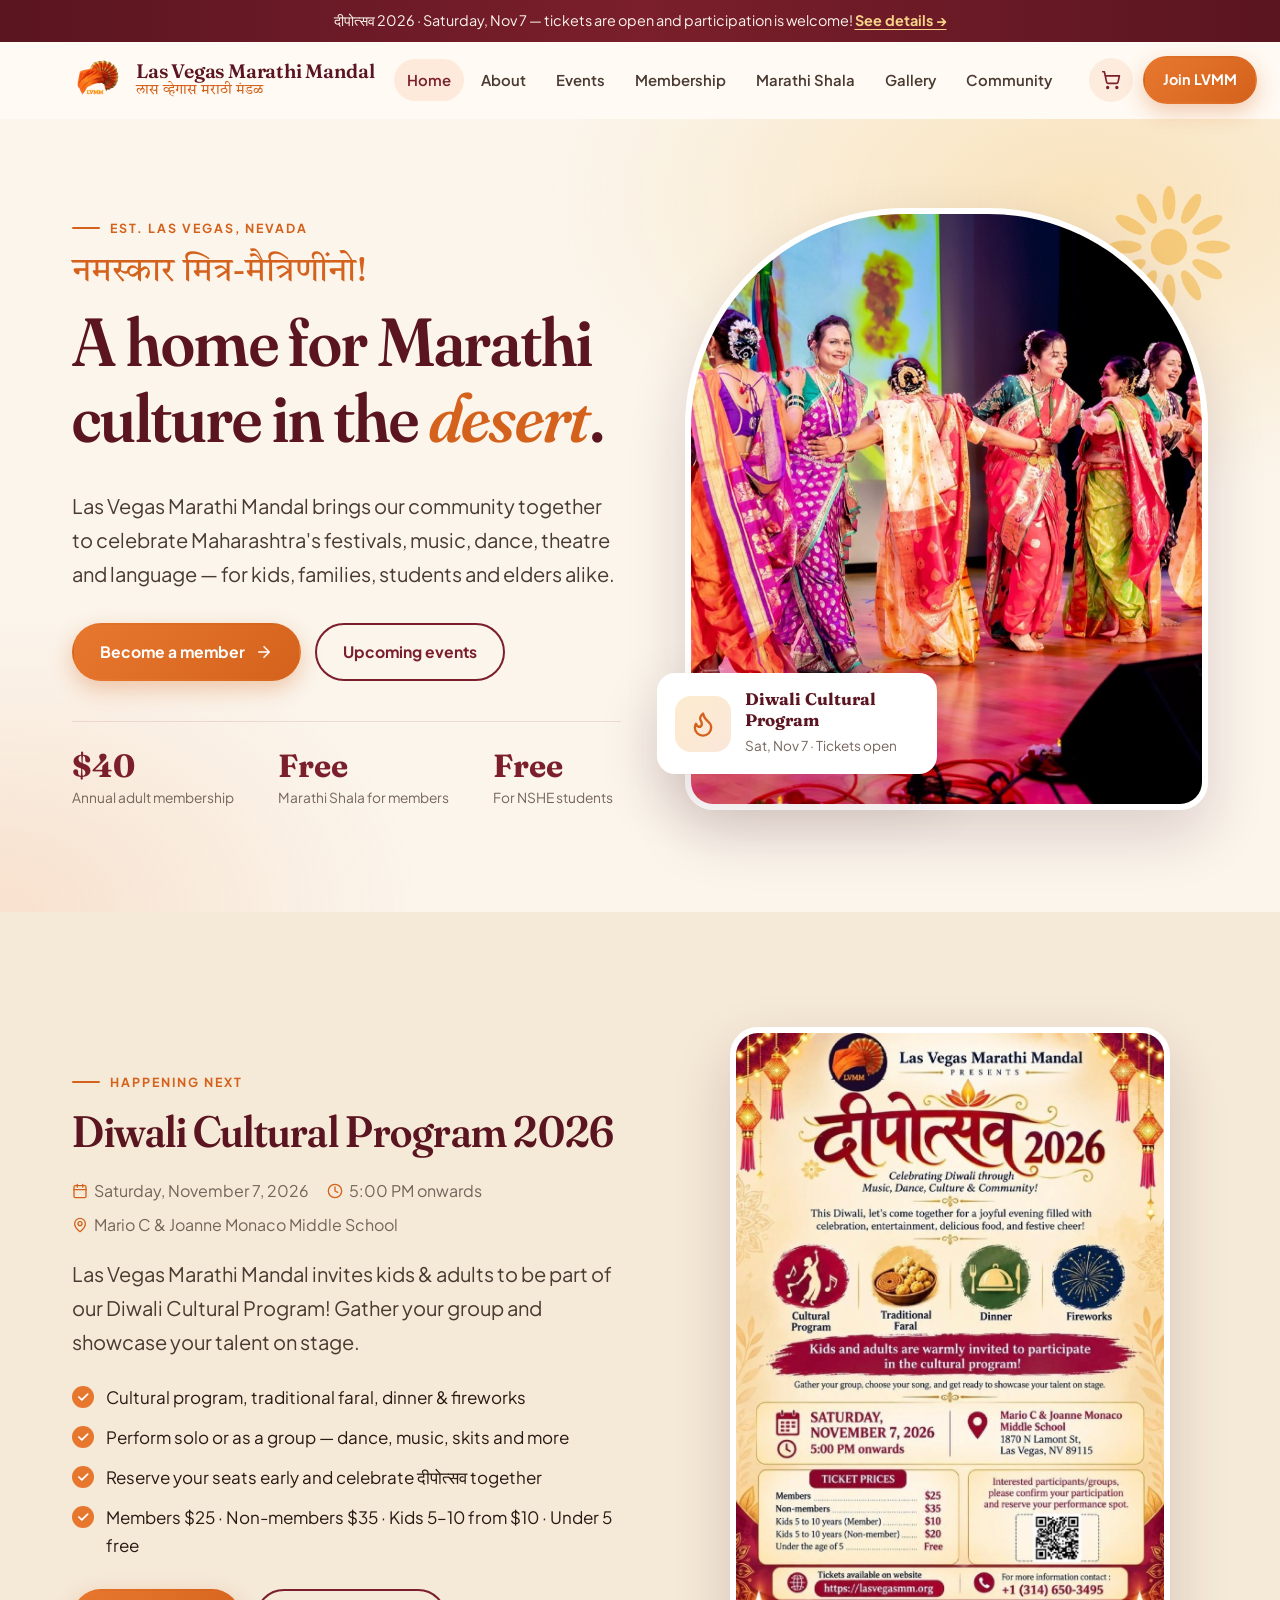
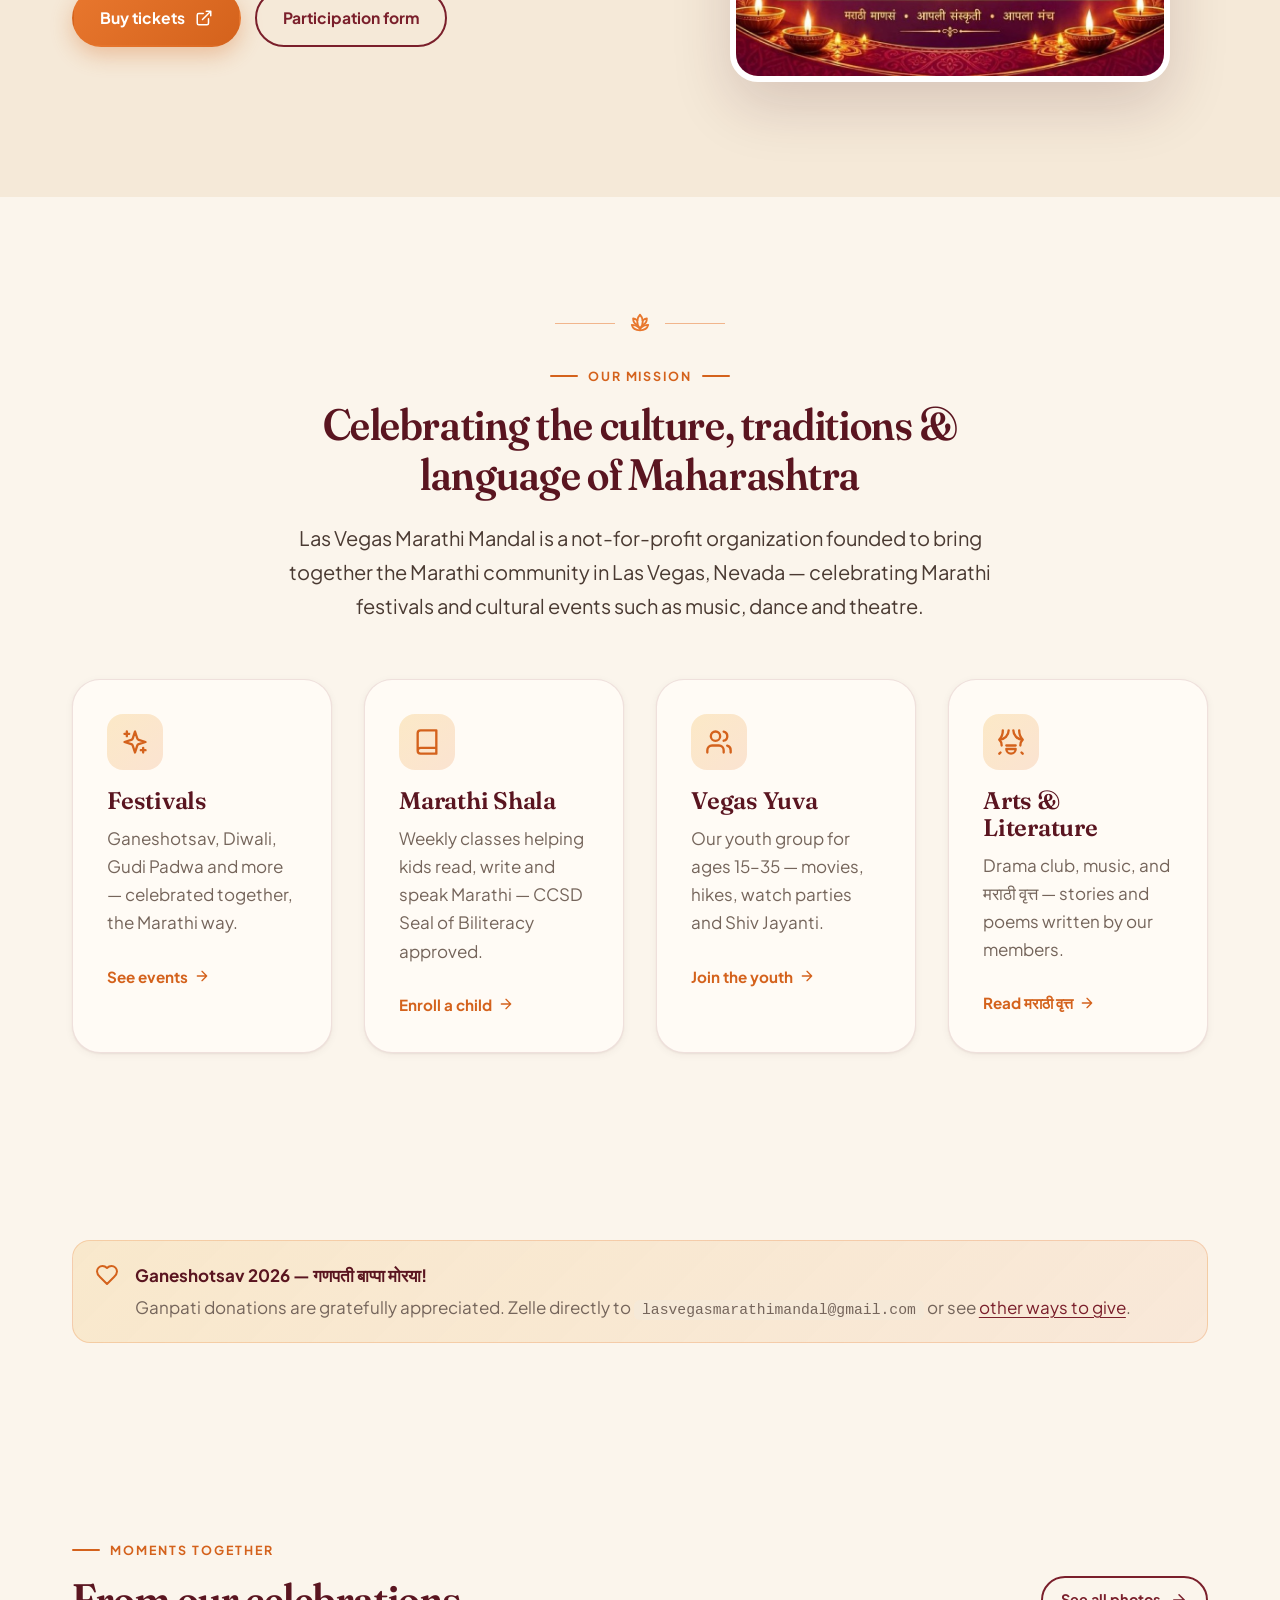
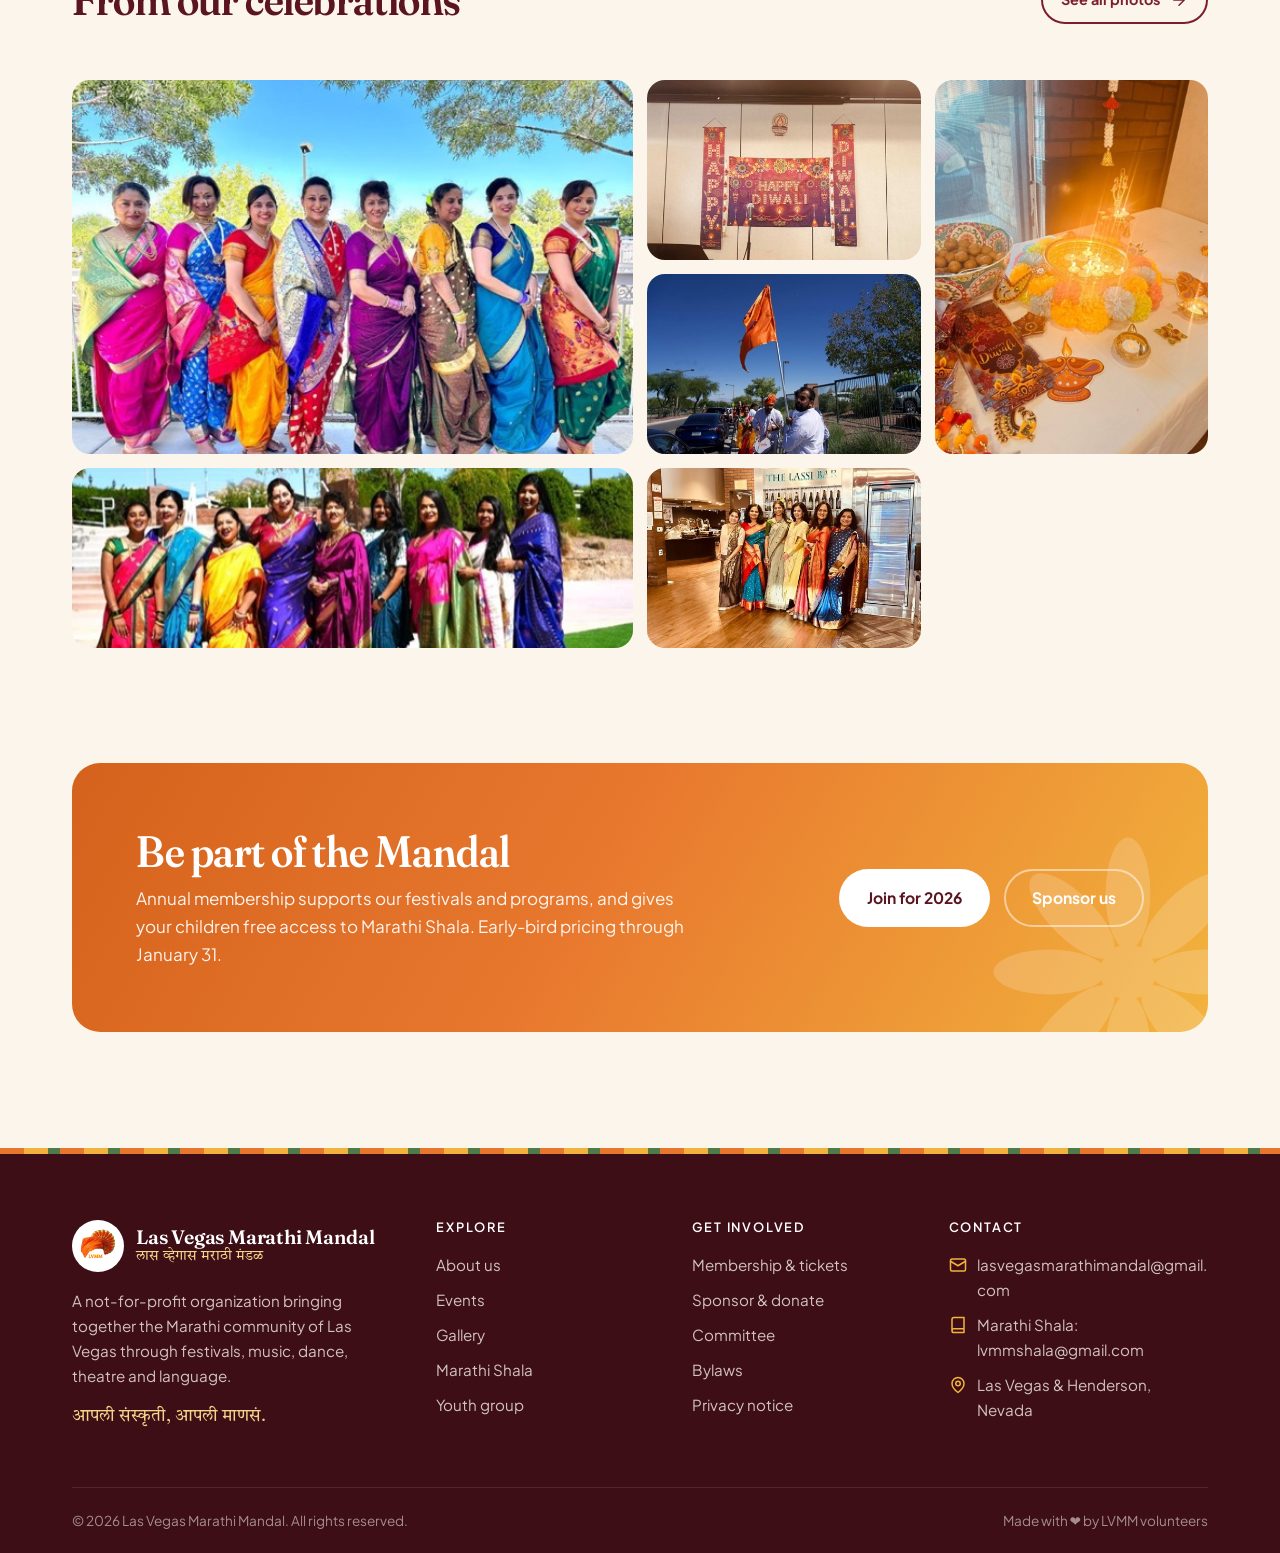
<file: index.html>
<!doctype html>
<html lang="en">
<head>
  <meta charset="utf-8">
  <meta name="viewport" content="width=device-width, initial-scale=1">
  <title>Las Vegas Marathi Mandal — Celebrating Marathi culture in Las Vegas</title>
  <meta name="description" content="Las Vegas Marathi Mandal (LVMM) is a not-for-profit bringing together the Marathi community of Las Vegas, Nevada through festivals, music, dance, theatre and language.">
  <meta name="theme-color" content="#7a1f2b">
  <link rel="icon" href="assets/img/logo.png">
  <link rel="preconnect" href="https://fonts.googleapis.com">
  <link rel="preconnect" href="https://fonts.gstatic.com" crossorigin>
  <link href="https://fonts.googleapis.com/css2?family=Fraunces:ital,opsz,wght,SOFT@0,9..144,400..700,0..100;1,9..144,400..700,0..100&family=Plus+Jakarta+Sans:wght@400;500;600;700;800&family=Tiro+Devanagari+Marathi:ital@0;1&display=swap" rel="stylesheet">
  <link rel="stylesheet" href="assets/css/styles.css">
</head>
<body data-page="home">
  <div id="site-header"></div>

  <main id="main">
    <!-- Hero -->
    <section class="hero">
      <div class="container hero-grid">
        <div class="reveal">
          <span class="eyebrow">Est. Las Vegas, Nevada</span>
          <h1><span class="mr">नमस्कार मित्र-मैत्रिणींनो!</span>A home for Marathi culture in the <span class="accent-text">desert</span>.</h1>
          <p class="lead">Las Vegas Marathi Mandal brings our community together to celebrate Maharashtra's festivals, music, dance, theatre and language — for kids, families, students and elders alike.</p>
          <div class="btn-row">
            <a class="btn btn-primary" href="membership.html">Become a member <i data-icon="arrowRight"></i></a>
            <a class="btn btn-outline" href="events.html">Upcoming events</a>
          </div>
          <div class="hero-stats">
            <div><strong>$40</strong><span>Annual adult membership</span></div>
            <div><strong>Free</strong><span>Marathi Shala for members</span></div>
            <div><strong>Free</strong><span>For NSHE students</span></div>
          </div>
        </div>
        <div class="hero-media reveal reveal-delay-2">
          <svg class="sun" viewBox="0 0 100 100" fill="currentColor" aria-hidden="true"><g opacity=".55"><circle cx="50" cy="50" r="14"/><g id="r"><ellipse cx="50" cy="16" rx="5" ry="13"/></g><use href="#r" transform="rotate(30 50 50)"/><use href="#r" transform="rotate(60 50 50)"/><use href="#r" transform="rotate(90 50 50)"/><use href="#r" transform="rotate(120 50 50)"/><use href="#r" transform="rotate(150 50 50)"/><use href="#r" transform="rotate(180 50 50)"/><use href="#r" transform="rotate(210 50 50)"/><use href="#r" transform="rotate(240 50 50)"/><use href="#r" transform="rotate(270 50 50)"/><use href="#r" transform="rotate(300 50 50)"/><use href="#r" transform="rotate(330 50 50)"/></g></svg>
          <div class="frame"><img src="assets/img/gallery/g16.jpg" alt="Women in traditional nauvari sarees performing a Marathi folk dance on stage" width="1400" height="933"></div>
          <div class="float-card">
            <div class="icon-badge" style="margin:0"><i data-icon="flame"></i></div>
            <div><strong>Diwali Cultural Program</strong><span>Sat, Nov 7 · Tickets open</span></div>
          </div>
        </div>
      </div>
    </section>

    <!-- Featured event -->
    <section class="section section-alt">
      <div class="container split">
        <div class="reveal">
          <span class="eyebrow">Happening next</span>
          <h2>Diwali Cultural Program 2026</h2>
          <div class="meta-row" style="font-size:1rem;margin-bottom:18px">
            <span><i data-icon="calendar"></i> Saturday, November 7, 2026</span>
            <span><i data-icon="clock"></i> 5:00 PM onwards</span>
            <span><i data-icon="pin"></i> Mario C &amp; Joanne Monaco Middle School</span>
          </div>
          <p class="lead">Las Vegas Marathi Mandal invites kids &amp; adults to be part of our Diwali Cultural Program! Gather your group and showcase your talent on stage.</p>
          <ul class="check-list" style="margin:24px 0 30px">
            <li>Cultural program, traditional faral, dinner &amp; fireworks</li>
            <li>Perform solo or as a group — dance, music, skits and more</li>
            <li>Reserve your seats early and celebrate दीपोत्सव together</li>
            <li>Members $25 · Non-members $35 · Kids 5–10 from $10 · Under 5 free</li>
          </ul>
          <div class="btn-row">
            <a class="btn btn-primary" href="https://www.zeffy.com/en-US/ticketing/lvmm-deepostav--2026" target="_blank" rel="noopener">Buy tickets <i data-icon="external"></i></a>
            <a class="btn btn-outline" href="https://docs.google.com/forms/d/e/1FAIpQLSd5t_myEOZGvWn9HY3dILzHHYEkyMXYPlxbklIf1Kdf100opA/viewform?usp=dialog" target="_blank" rel="noopener">Participation form</a>
          </div>
        </div>
        <div class="reveal reveal-delay-2" style="max-width:440px;justify-self:center;width:100%">
          <div class="poster"><img src="assets/img/diwali-2026.jpg" alt="Diwali Cultural Program 2026 poster" width="768" height="1152" loading="lazy"></div>
        </div>
      </div>
    </section>

    <!-- Mission -->
    <section class="section">
      <div class="container">
        <div class="section-head center reveal">
          <div class="divider-motif"><i data-icon="lotus"></i></div>
          <span class="eyebrow">Our mission</span>
          <h2>Celebrating the culture, traditions &amp; language of Maharashtra</h2>
          <p class="lead">Las Vegas Marathi Mandal is a not-for-profit organization founded to bring together the Marathi community in Las Vegas, Nevada — celebrating Marathi festivals and cultural events such as music, dance and theatre.</p>
        </div>
        <div class="grid grid-4">
          <a class="card card-hover card-link reveal" href="events.html">
            <div class="icon-badge"><i data-icon="sparkles"></i></div>
            <h3>Festivals</h3>
            <p class="muted">Ganeshotsav, Diwali, Gudi Padwa and more — celebrated together, the Marathi way.</p>
            <span class="more">See events <i data-icon="arrowRight"></i></span>
          </a>
          <a class="card card-hover card-link reveal reveal-delay-1" href="marathi-shala.html">
            <div class="icon-badge"><i data-icon="book"></i></div>
            <h3>Marathi Shala</h3>
            <p class="muted">Weekly classes helping kids read, write and speak Marathi — CCSD Seal of Biliteracy approved.</p>
            <span class="more">Enroll a child <i data-icon="arrowRight"></i></span>
          </a>
          <a class="card card-hover card-link reveal reveal-delay-2" href="youth.html">
            <div class="icon-badge"><i data-icon="users"></i></div>
            <h3>Vegas Yuva</h3>
            <p class="muted">Our youth group for ages 15–35 — movies, hikes, watch parties and Shiv Jayanti.</p>
            <span class="more">Join the youth <i data-icon="arrowRight"></i></span>
          </a>
          <a class="card card-hover card-link reveal reveal-delay-3" href="marathi-vrutta.html">
            <div class="icon-badge"><i data-icon="theater"></i></div>
            <h3>Arts &amp; Literature</h3>
            <p class="muted">Drama club, music, and मराठी वृत्त — stories and poems written by our members.</p>
            <span class="more">Read मराठी वृत्त <i data-icon="arrowRight"></i></span>
          </a>
        </div>
      </div>
    </section>

    <!-- Ganeshotsav -->
    <section class="section-sm">
      <div class="container">
        <div class="callout reveal">
          <i data-icon="heart"></i>
          <div>
            <strong style="color:var(--maroon-800)">Ganeshotsav 2026 — गणपती बाप्पा मोरया!</strong>
            <p class="muted" style="margin:4px 0 0">Ganpati donations are gratefully appreciated. Zelle directly to <span class="copy-text">lasvegasmarathimandal@gmail.com</span> or see <a href="sponsorship.html">other ways to give</a>.</p>
          </div>
        </div>
      </div>
    </section>

    <!-- Gallery preview -->
    <section class="section">
      <div class="container">
        <div style="display:flex;justify-content:space-between;align-items:end;gap:20px;flex-wrap:wrap;max-width:none" class="section-head reveal">
          <div>
            <span class="eyebrow">Moments together</span>
            <h2 style="margin:0">From our celebrations</h2>
          </div>
          <a class="btn btn-outline btn-sm" href="gallery.html">See all photos <i data-icon="arrowRight"></i></a>
        </div>
        <div class="mosaic reveal">
          <a class="big" href="assets/img/gallery/g15.jpg" data-lightbox><img src="assets/img/gallery/thumbs/g15.jpg" alt="Members in colourful traditional sarees" loading="lazy"></a>
          <a href="assets/img/gallery/g03.jpg" data-lightbox><img src="assets/img/gallery/thumbs/g03.jpg" alt="Happy Diwali stage decorations" loading="lazy"></a>
          <a class="tall" href="assets/img/gallery/g02.jpg" data-lightbox><img src="assets/img/gallery/thumbs/g02.jpg" alt="Community celebration" loading="lazy"></a>
          <a href="assets/img/gallery/g11.jpg" data-lightbox><img src="assets/img/gallery/thumbs/g11.jpg" alt="Dindi procession with a saffron flag" loading="lazy"></a>
          <a class="wide" href="assets/img/gallery/g12.jpg" data-lightbox><img src="assets/img/gallery/thumbs/g12.jpg" alt="Group photo in traditional attire" loading="lazy"></a>
          <a href="assets/img/gallery/g07.jpg" data-lightbox><img src="assets/img/gallery/thumbs/g07.jpg" alt="Community event" loading="lazy"></a>
        </div>
      </div>
    </section>

    <!-- CTA -->
    <section class="section" style="padding-top:0">
      <div class="container">
        <div class="cta-band reveal">
          <div>
            <h2>Be part of the Mandal</h2>
            <p>Annual membership supports our festivals and programs, and gives your children free access to Marathi Shala. Early-bird pricing through January 31.</p>
          </div>
          <div class="btn-row">
            <a class="btn btn-light" href="membership.html">Join for 2026</a>
            <a class="btn btn-ghost-light" href="sponsorship.html">Sponsor us</a>
          </div>
        </div>
      </div>
    </section>
  </main>

  <div id="site-footer"></div>
  <script src="assets/js/site.js"></script>
</body>
</html>
</file>
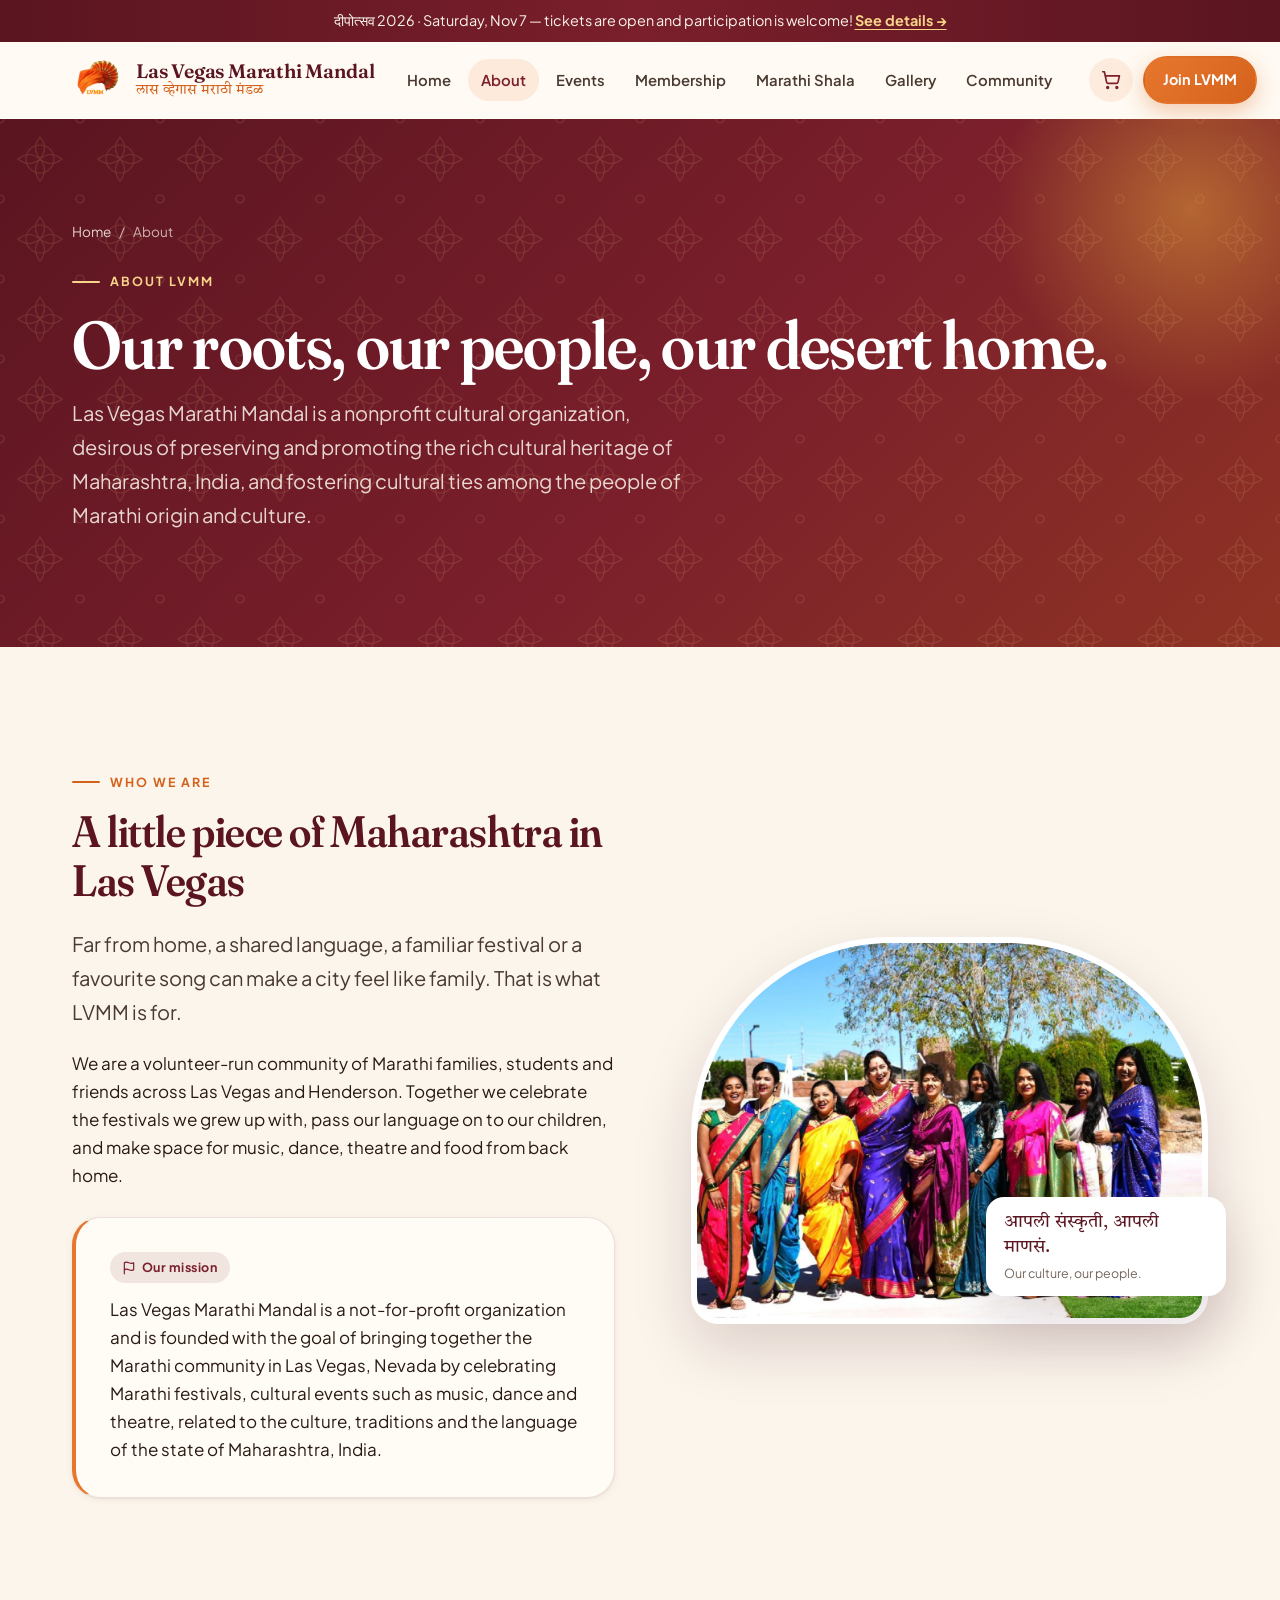
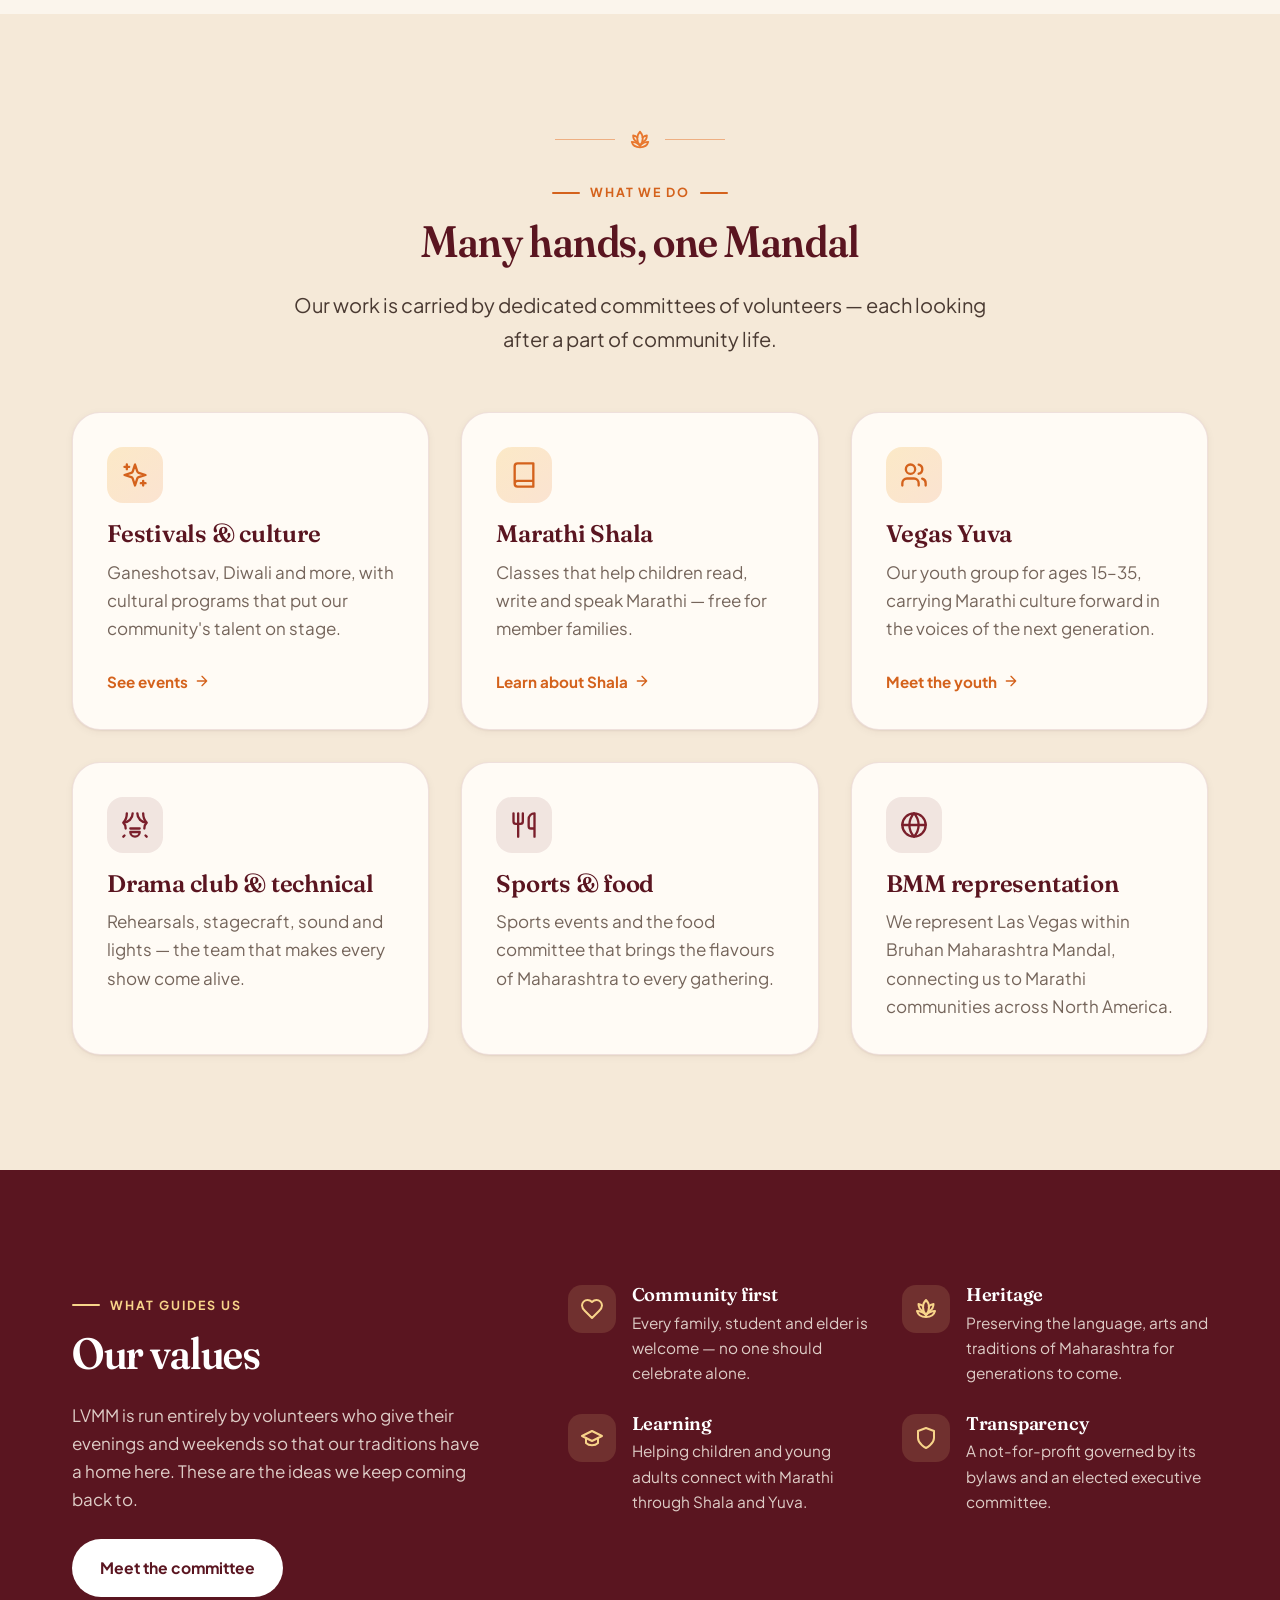
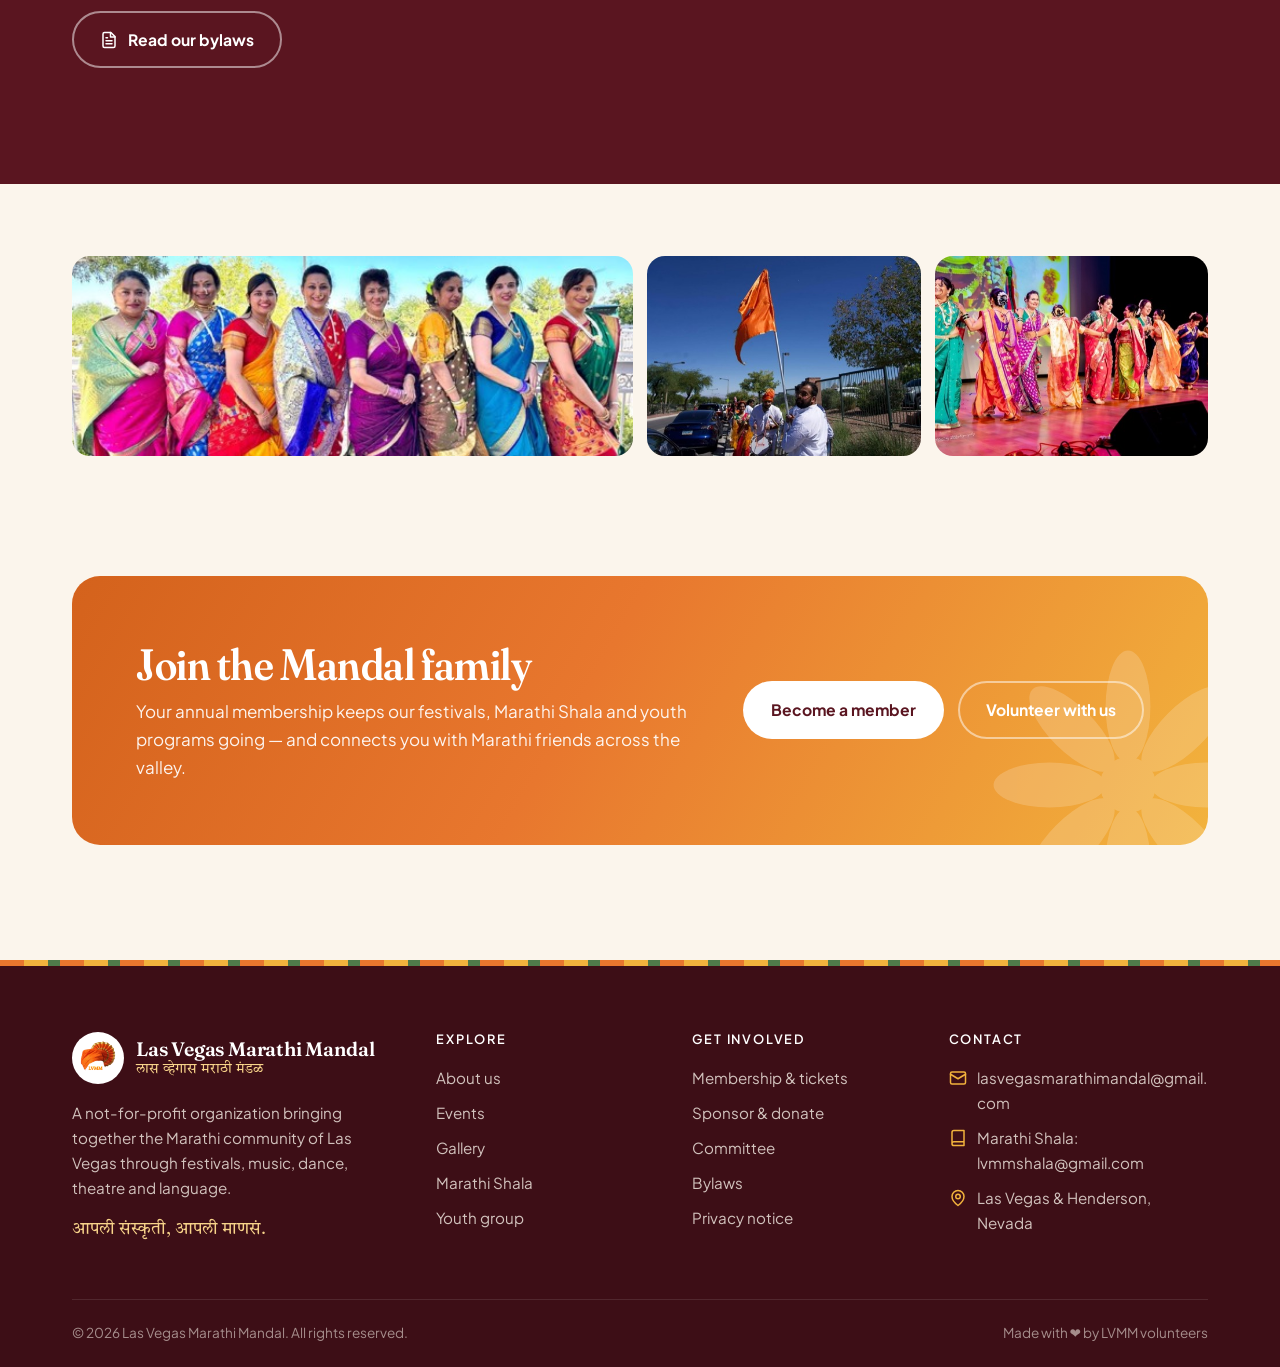
<file: about.html>
<!doctype html>
<html lang="en">
<head>
  <meta charset="utf-8">
  <meta name="viewport" content="width=device-width, initial-scale=1">
  <title>About LVMM — Las Vegas Marathi Mandal</title>
  <meta name="description" content="Las Vegas Marathi Mandal is a nonprofit cultural organization preserving and promoting the rich cultural heritage of Maharashtra, India, and fostering ties among people of Marathi origin in Las Vegas.">
  <meta name="theme-color" content="#7a1f2b">
  <link rel="icon" href="assets/img/logo.png">
  <link rel="preconnect" href="https://fonts.googleapis.com">
  <link rel="preconnect" href="https://fonts.gstatic.com" crossorigin>
  <link href="https://fonts.googleapis.com/css2?family=Fraunces:ital,opsz,wght,SOFT@0,9..144,400..700,0..100;1,9..144,400..700,0..100&family=Plus+Jakarta+Sans:wght@400;500;600;700;800&family=Tiro+Devanagari+Marathi:ital@0;1&display=swap" rel="stylesheet">
  <link rel="stylesheet" href="assets/css/styles.css">
  <style>
    .about-photo { position: relative; }
    .about-photo img { width: 100%; aspect-ratio: 4 / 3; object-fit: cover; border-radius: 200px 200px var(--radius-lg) var(--radius-lg); border: 6px solid #fff; box-shadow: var(--shadow-lg); }
    .about-photo .quote-chip {
      position: absolute; right: -18px; bottom: 28px; max-width: 240px; background: #fff; border-radius: var(--radius);
      padding: 14px 18px; box-shadow: var(--shadow-lg); font-family: var(--font-marathi); color: var(--maroon-800); font-size: 1.1rem; line-height: 1.4;
    }
    .about-photo .quote-chip small { display: block; font-family: var(--font-body); font-size: .78rem; color: var(--text-muted); margin-top: 4px; }
    @media (max-width: 960px) { .about-photo .quote-chip { right: 10px; } }
    .pill svg { width: 14px; height: 14px; }
    .values-split { grid-template-columns: .85fr 1.3fr; }
    @media (max-width: 960px) { .values-split { grid-template-columns: 1fr; } }
    .mission-card { border-left: 4px solid var(--saffron-500); }
    .value { display: flex; gap: 16px; align-items: flex-start; }
    .value .icon-badge { flex: none; margin: 0; width: 48px; height: 48px; border-radius: 14px; }
    .value .icon-badge svg { width: 24px; height: 24px; }
    .value h3 { font-size: 1.15rem; margin-bottom: 4px; }
    .value p { margin: 0; font-size: .96rem; }
    .section-dark .value .icon-badge { background: rgba(248,212,138,.14); color: var(--marigold-300); }
  </style>
</head>
<body data-page="about">
  <div id="site-header"></div>

  <main id="main">
    <section class="page-hero">
      <div class="container">
        <nav class="breadcrumb" aria-label="Breadcrumb"><a href="index.html">Home</a><span>/</span><span>About</span></nav>
        <span class="eyebrow">About LVMM</span>
        <h1>Our roots, our people, our desert home.</h1>
        <p class="lead">Las Vegas Marathi Mandal is a nonprofit cultural organization, desirous of preserving and promoting the rich cultural heritage of Maharashtra, India, and fostering cultural ties among the people of Marathi origin and culture.</p>
      </div>
    </section>

    <!-- Story / mission -->
    <section class="section">
      <div class="container split">
        <div class="reveal">
          <span class="eyebrow">Who we are</span>
          <h2>A little piece of Maharashtra in Las Vegas</h2>
          <p class="lead">Far from home, a shared language, a familiar festival or a favourite song can make a city feel like family. That is what LVMM is for.</p>
          <p>We are a volunteer-run community of Marathi families, students and friends across Las Vegas and Henderson. Together we celebrate the festivals we grew up with, pass our language on to our children, and make space for music, dance, theatre and food from back home.</p>
          <div class="card mission-card" style="margin-top:28px">
            <span class="pill maroon" style="margin-bottom:12px"><i data-icon="flag"></i> Our mission</span>
            <p style="margin:0">Las Vegas Marathi Mandal is a not-for-profit organization and is founded with the goal of bringing together the Marathi community in Las Vegas, Nevada by celebrating Marathi festivals, cultural events such as music, dance and theatre, related to the culture, traditions and the language of the state of Maharashtra, India.</p>
          </div>
        </div>
        <div class="about-photo reveal reveal-delay-2">
          <img src="assets/img/gallery/g12.jpg" alt="LVMM members gathered for a group photo in traditional Marathi attire" width="1400" height="933" loading="lazy">
          <div class="quote-chip">आपली संस्कृती, आपली माणसं.<small>Our culture, our people.</small></div>
        </div>
      </div>
    </section>

    <!-- What we do -->
    <section class="section section-alt">
      <div class="container">
        <div class="section-head center reveal">
          <div class="divider-motif"><i data-icon="lotus"></i></div>
          <span class="eyebrow">What we do</span>
          <h2>Many hands, one Mandal</h2>
          <p class="lead">Our work is carried by dedicated committees of volunteers — each looking after a part of community life.</p>
        </div>
        <div class="grid grid-3">
          <a class="card card-hover card-link reveal" href="events.html">
            <div class="icon-badge"><i data-icon="sparkles"></i></div>
            <h3>Festivals &amp; culture</h3>
            <p class="muted">Ganeshotsav, Diwali and more, with cultural programs that put our community's talent on stage.</p>
            <span class="more">See events <i data-icon="arrowRight"></i></span>
          </a>
          <a class="card card-hover card-link reveal reveal-delay-1" href="marathi-shala.html">
            <div class="icon-badge"><i data-icon="book"></i></div>
            <h3>Marathi Shala</h3>
            <p class="muted">Classes that help children read, write and speak Marathi — free for member families.</p>
            <span class="more">Learn about Shala <i data-icon="arrowRight"></i></span>
          </a>
          <a class="card card-hover card-link reveal reveal-delay-2" href="youth.html">
            <div class="icon-badge"><i data-icon="users"></i></div>
            <h3>Vegas Yuva</h3>
            <p class="muted">Our youth group for ages 15–35, carrying Marathi culture forward in the voices of the next generation.</p>
            <span class="more">Meet the youth <i data-icon="arrowRight"></i></span>
          </a>
          <div class="card reveal">
            <div class="icon-badge maroon"><i data-icon="theater"></i></div>
            <h3>Drama club &amp; technical</h3>
            <p class="muted">Rehearsals, stagecraft, sound and lights — the team that makes every show come alive.</p>
          </div>
          <div class="card reveal reveal-delay-1">
            <div class="icon-badge maroon"><i data-icon="utensils"></i></div>
            <h3>Sports &amp; food</h3>
            <p class="muted">Sports events and the food committee that brings the flavours of Maharashtra to every gathering.</p>
          </div>
          <div class="card reveal reveal-delay-2">
            <div class="icon-badge maroon"><i data-icon="globe"></i></div>
            <h3>BMM representation</h3>
            <p class="muted">We represent Las Vegas within Bruhan Maharashtra Mandal, connecting us to Marathi communities across North America.</p>
          </div>
        </div>
      </div>
    </section>

    <!-- Values -->
    <section class="section section-dark">
      <div class="container">
        <div class="split values-split" style="align-items:start">
          <div class="reveal">
            <span class="eyebrow" style="color:var(--marigold-300)">What guides us</span>
            <h2>Our values</h2>
            <p>LVMM is run entirely by volunteers who give their evenings and weekends so that our traditions have a home here. These are the ideas we keep coming back to.</p>
            <div class="btn-row" style="margin-top:26px">
              <a class="btn btn-light" href="committee.html">Meet the committee</a>
              <a class="btn btn-ghost-light" href="bylaws.html"><i data-icon="file"></i> Read our bylaws</a>
            </div>
          </div>
          <div class="grid grid-2 reveal reveal-delay-1" style="gap:28px">
            <div class="value">
              <div class="icon-badge"><i data-icon="heart"></i></div>
              <div><h3>Community first</h3><p>Every family, student and elder is welcome — no one should celebrate alone.</p></div>
            </div>
            <div class="value">
              <div class="icon-badge"><i data-icon="lotus"></i></div>
              <div><h3>Heritage</h3><p>Preserving the language, arts and traditions of Maharashtra for generations to come.</p></div>
            </div>
            <div class="value">
              <div class="icon-badge"><i data-icon="graduation"></i></div>
              <div><h3>Learning</h3><p>Helping children and young adults connect with Marathi through Shala and Yuva.</p></div>
            </div>
            <div class="value">
              <div class="icon-badge"><i data-icon="shield"></i></div>
              <div><h3>Transparency</h3><p>A not-for-profit governed by its bylaws and an elected executive committee.</p></div>
            </div>
          </div>
        </div>
      </div>
    </section>

    <!-- Photo strip -->
    <section class="section-sm">
      <div class="container">
        <div class="mosaic reveal" style="grid-auto-rows:200px">
          <a class="wide" href="assets/img/gallery/g15.jpg" data-lightbox><img src="assets/img/gallery/thumbs/g15.jpg" alt="Members in colourful traditional sarees" loading="lazy"></a>
          <a href="assets/img/gallery/g11.jpg" data-lightbox><img src="assets/img/gallery/thumbs/g11.jpg" alt="Dindi procession with a saffron flag" loading="lazy"></a>
          <a href="assets/img/gallery/g16.jpg" data-lightbox><img src="assets/img/gallery/thumbs/g16.jpg" alt="Folk dance performance on stage" loading="lazy"></a>
        </div>
      </div>
    </section>

    <!-- CTA -->
    <section class="section" style="padding-top:clamp(24px,4vw,48px)">
      <div class="container">
        <div class="cta-band reveal">
          <div>
            <h2>Join the Mandal family</h2>
            <p>Your annual membership keeps our festivals, Marathi Shala and youth programs going — and connects you with Marathi friends across the valley.</p>
          </div>
          <div class="btn-row">
            <a class="btn btn-light" href="membership.html">Become a member</a>
            <a class="btn btn-ghost-light" href="committee.html">Volunteer with us</a>
          </div>
        </div>
      </div>
    </section>
  </main>

  <div id="site-footer"></div>
  <script src="assets/js/site.js"></script>
</body>
</html>
</file>
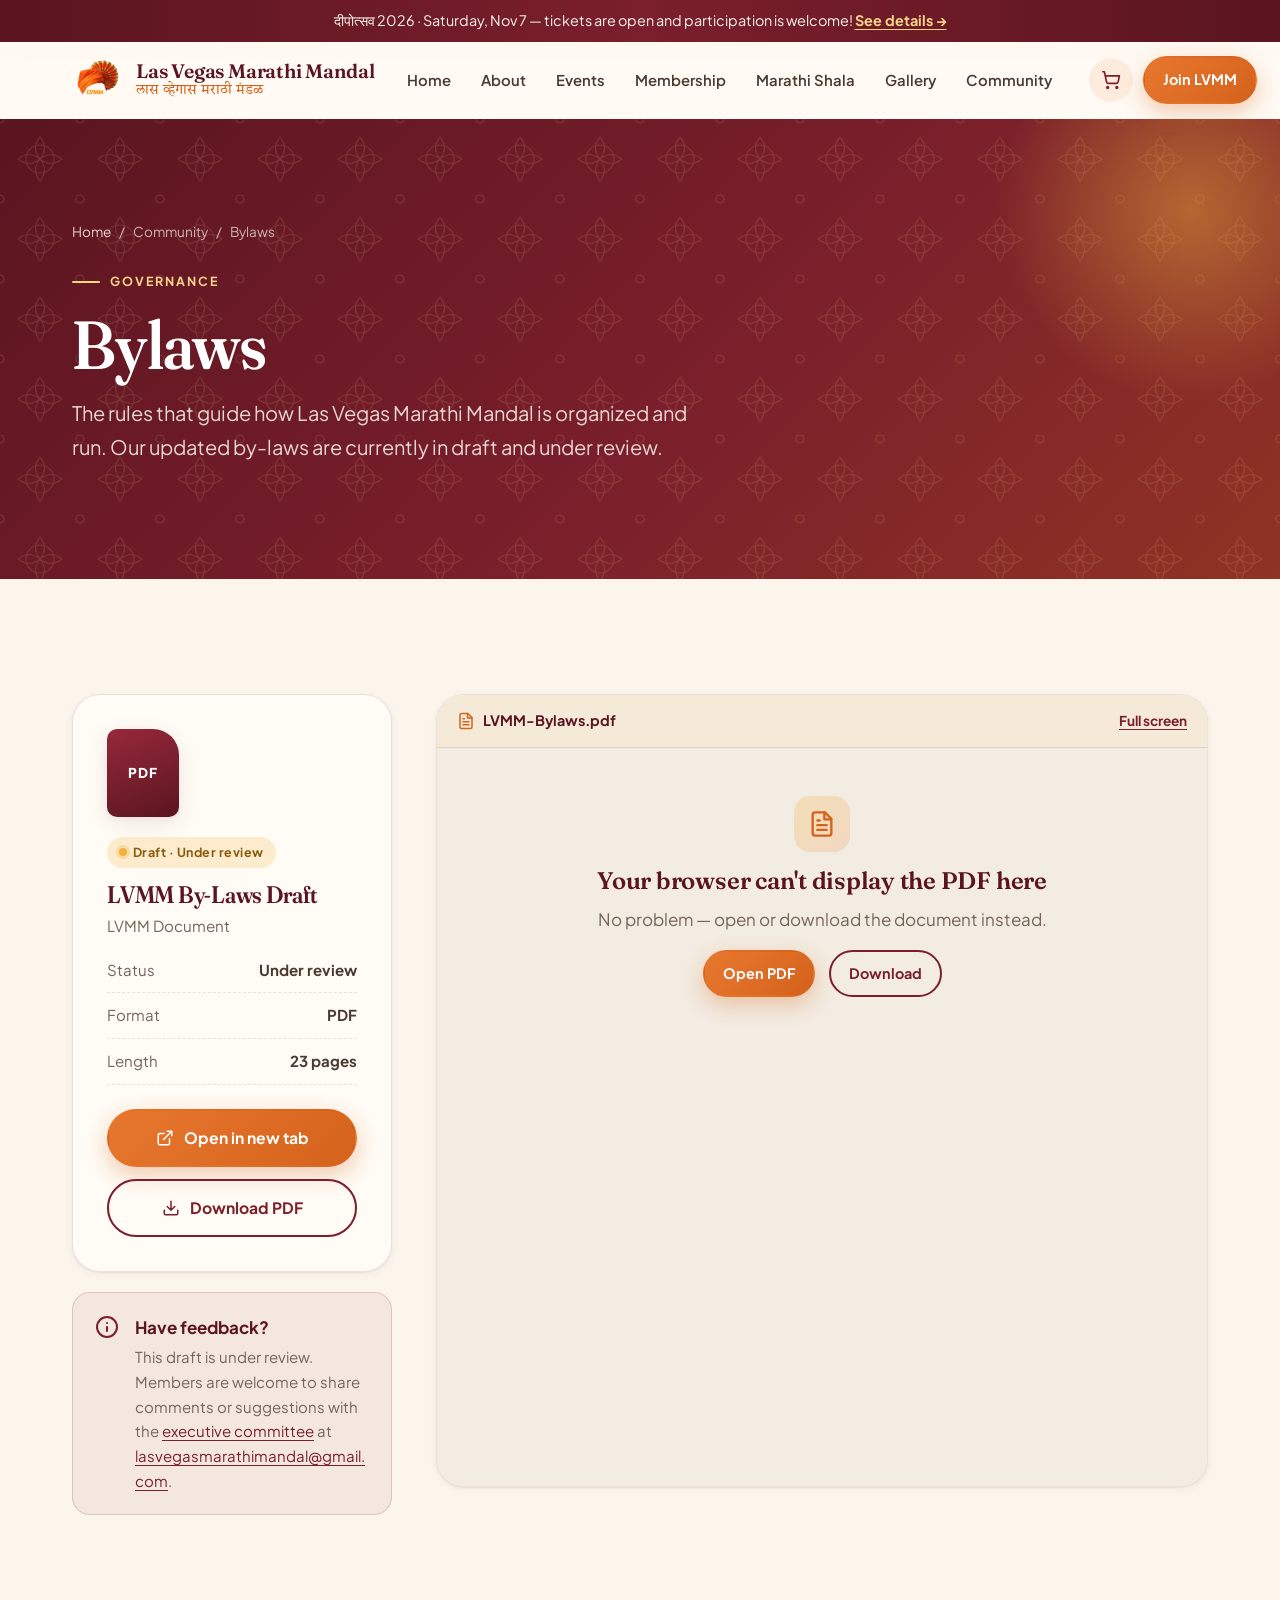
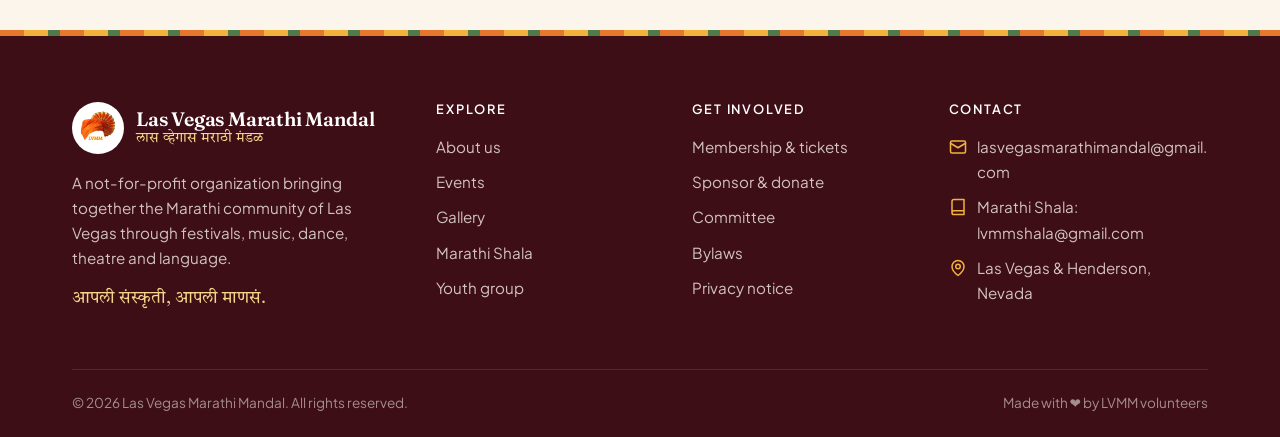
<file: bylaws.html>
<!doctype html>
<html lang="en">
<head>
  <meta charset="utf-8">
  <meta name="viewport" content="width=device-width, initial-scale=1">
  <title>Bylaws — Las Vegas Marathi Mandal</title>
  <meta name="description" content="Read the Las Vegas Marathi Mandal By-Laws draft, currently under review.">
  <meta name="theme-color" content="#7a1f2b">
  <link rel="icon" href="assets/img/logo.png">
  <link rel="preconnect" href="https://fonts.googleapis.com">
  <link rel="preconnect" href="https://fonts.gstatic.com" crossorigin>
  <link href="https://fonts.googleapis.com/css2?family=Fraunces:ital,opsz,wght,SOFT@0,9..144,400..700,0..100;1,9..144,400..700,0..100&family=Plus+Jakarta+Sans:wght@400;500;600;700;800&family=Tiro+Devanagari+Marathi:ital@0;1&display=swap" rel="stylesheet">
  <link rel="stylesheet" href="assets/css/styles.css">
  <style>
    .doc-layout { display: grid; grid-template-columns: 320px 1fr; gap: clamp(24px, 4vw, 44px); align-items: start; }
    @media (max-width: 960px) { .doc-layout { grid-template-columns: 1fr; } }
    .doc-meta { position: sticky; top: calc(var(--header-h) + 24px); }
    @media (max-width: 960px) { .doc-meta { position: static; } }
    .doc-icon { width: 72px; height: 88px; border-radius: 10px 26px 10px 10px; background: linear-gradient(160deg, var(--maroon-600), var(--maroon-800)); color: #fff; display: grid; place-items: center; margin-bottom: 18px; box-shadow: var(--shadow); }
    .doc-icon span { font-weight: 800; font-size: .85rem; letter-spacing: .08em; }
    .pill.draft { background: rgba(242,179,61,.22); color: #8a5a0c; }
    .pill.draft::before { content: ""; width: 8px; height: 8px; border-radius: 50%; background: var(--marigold-500); box-shadow: 0 0 0 3px rgba(242,179,61,.3); }
    .doc-facts { list-style: none; padding: 0; margin: 20px 0 24px; display: grid; gap: 10px; font-size: .94rem; }
    .doc-facts li { display: flex; justify-content: space-between; gap: 12px; padding-bottom: 10px; border-bottom: 1px dashed var(--border); }
    .doc-facts li span:first-child { color: var(--text-muted); }
    .doc-facts li span:last-child { font-weight: 700; color: var(--ink-700); text-align: right; }
    .doc-meta .btn { width: 100%; }
    .viewer { padding: 0; overflow: hidden; }
    .viewer-bar { display: flex; align-items: center; justify-content: space-between; gap: 12px; padding: 14px 20px; border-bottom: 1px solid var(--border); background: var(--cream-200); font-size: .9rem; font-weight: 700; color: var(--maroon-800); }
    .viewer-bar span { display: inline-flex; align-items: center; gap: 8px; min-width: 0; }
    .viewer-bar svg { width: 18px; height: 18px; flex: none; color: var(--saffron-600); }
    .viewer object { display: block; width: 100%; height: min(82vh, 980px); min-height: 520px; background: #f3ece2; }
    .viewer .fallback { padding: 48px 24px; text-align: center; }
    .viewer .fallback .icon-badge { margin: 0 auto 16px; }
  </style>
</head>
<body data-page="bylaws">
  <div id="site-header"></div>

  <main id="main">
    <section class="page-hero">
      <div class="container">
        <nav class="breadcrumb" aria-label="Breadcrumb"><a href="index.html">Home</a><span>/</span><span>Community</span><span>/</span><span>Bylaws</span></nav>
        <span class="eyebrow">Governance</span>
        <h1>Bylaws</h1>
        <p class="lead">The rules that guide how Las Vegas Marathi Mandal is organized and run. Our updated by-laws are currently in draft and under review.</p>
      </div>
    </section>

    <section class="section">
      <div class="container doc-layout">
        <aside class="doc-meta reveal">
          <div class="card">
            <div class="doc-icon" aria-hidden="true"><span>PDF</span></div>
            <span class="pill draft">Draft · Under review</span>
            <h2 style="font-size:1.5rem;margin:14px 0 4px">LVMM By-Laws Draft</h2>
            <p class="muted" style="margin:0;font-size:.95rem">LVMM Document</p>
            <ul class="doc-facts">
              <li><span>Status</span><span>Under review</span></li>
              <li><span>Format</span><span>PDF</span></li>
              <li><span>Length</span><span>23 pages</span></li>
            </ul>
            <div style="display:grid;gap:12px">
              <a class="btn btn-primary" href="assets/docs/LVMM-Bylaws.pdf" target="_blank" rel="noopener"><i data-icon="external"></i> Open in new tab</a>
              <a class="btn btn-outline" href="assets/docs/LVMM-Bylaws.pdf" download><i data-icon="download"></i> Download PDF</a>
            </div>
          </div>
          <div class="callout maroon" style="margin-top:20px">
            <i data-icon="info"></i>
            <div>
              <strong style="color:var(--maroon-800)">Have feedback?</strong>
              <p class="muted" style="margin:4px 0 0;font-size:.94rem">This draft is under review. Members are welcome to share comments or suggestions with the <a href="committee.html">executive committee</a> at <a href="mailto:lasvegasmarathimandal@gmail.com?subject=Bylaws%20feedback">lasvegasmarathimandal@gmail.com</a>.</p>
            </div>
          </div>
        </aside>

        <div class="card viewer reveal reveal-delay-1">
          <div class="viewer-bar">
            <span><i data-icon="file"></i> LVMM-Bylaws.pdf</span>
            <a href="assets/docs/LVMM-Bylaws.pdf" target="_blank" rel="noopener" style="font-size:.85rem">Full screen</a>
          </div>
          <object data="assets/docs/LVMM-Bylaws.pdf#view=FitH" type="application/pdf" aria-label="LVMM By-Laws Draft PDF">
            <div class="fallback">
              <div class="icon-badge"><i data-icon="file"></i></div>
              <h3>Your browser can't display the PDF here</h3>
              <p class="muted">No problem — open or download the document instead.</p>
              <div class="btn-row" style="justify-content:center">
                <a class="btn btn-primary btn-sm" href="assets/docs/LVMM-Bylaws.pdf" target="_blank" rel="noopener">Open PDF</a>
                <a class="btn btn-outline btn-sm" href="assets/docs/LVMM-Bylaws.pdf" download>Download</a>
              </div>
            </div>
          </object>
        </div>
      </div>
    </section>
  </main>

  <div id="site-footer"></div>
  <script src="assets/js/site.js"></script>
</body>
</html>
</file>
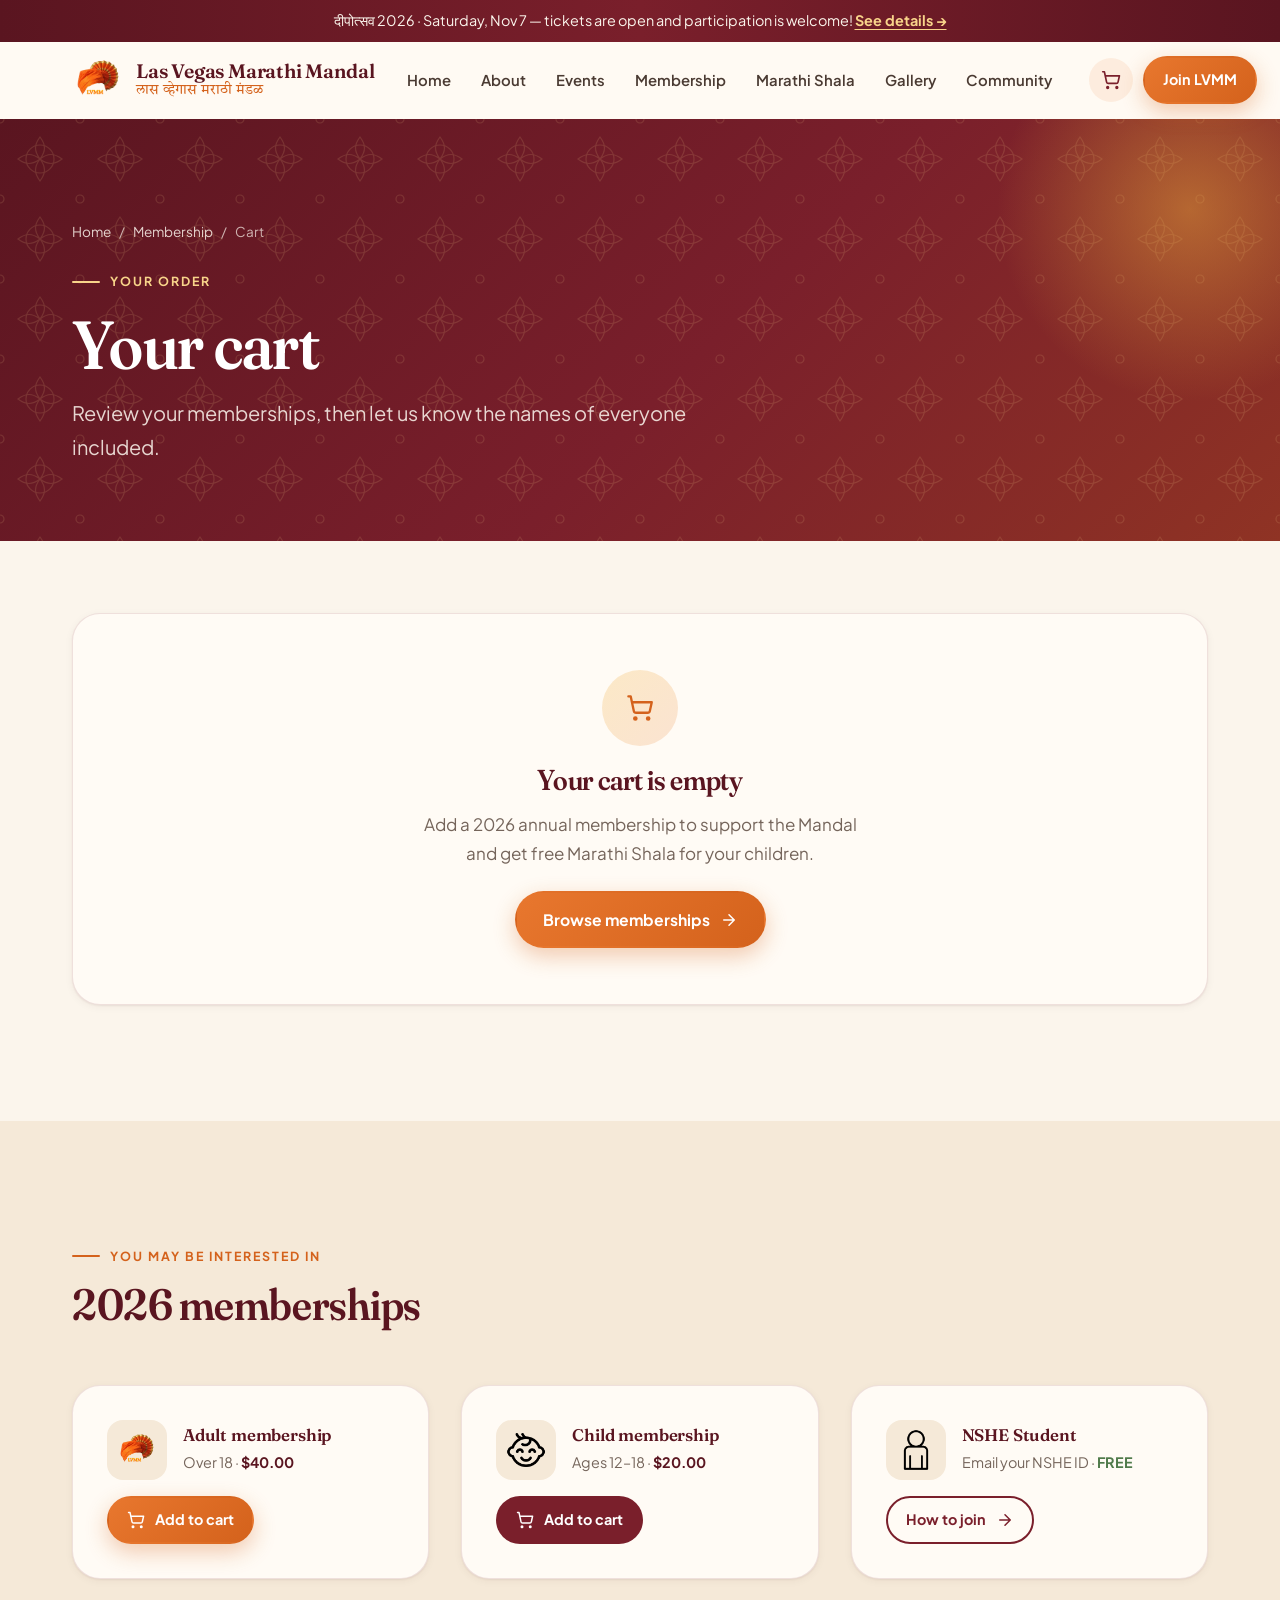
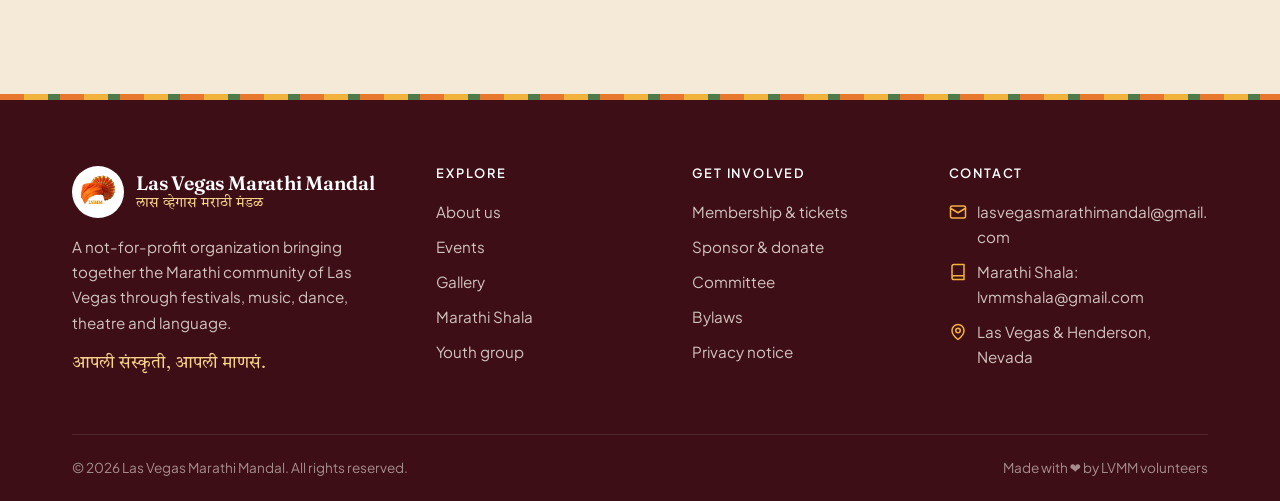
<file: cart.html>
<!doctype html>
<html lang="en">
<head>
  <meta charset="utf-8">
  <meta name="viewport" content="width=device-width, initial-scale=1">
  <title>Your Cart — Las Vegas Marathi Mandal</title>
  <meta name="description" content="Review your Las Vegas Marathi Mandal membership cart.">
  <meta name="theme-color" content="#7a1f2b">
  <link rel="icon" href="assets/img/logo.png">
  <link rel="preconnect" href="https://fonts.googleapis.com">
  <link rel="preconnect" href="https://fonts.gstatic.com" crossorigin>
  <link href="https://fonts.googleapis.com/css2?family=Fraunces:ital,opsz,wght,SOFT@0,9..144,400..700,0..100;1,9..144,400..700,0..100&family=Plus+Jakarta+Sans:wght@400;500;600;700;800&family=Tiro+Devanagari+Marathi:ital@0;1&display=swap" rel="stylesheet">
  <link rel="stylesheet" href="assets/css/styles.css">
  <style>
    [hidden] { display: none !important; }
    .cart-items-card { padding-top: 10px; padding-bottom: 10px; }
    .cart-items-card .cart-item:last-child { border-bottom: 0; }
    .summary-card { position: sticky; top: calc(var(--header-h) + 20px); }
    .summary-card h2 { font-size: 1.5rem; }
    .summary-card .btn.is-disabled { opacity: .6; }
    .pay-stack { display: grid; gap: 12px; margin-top: 16px; }
    .summary-card .pay-method { position: relative; display: block; padding: 14px 16px; font-size: .9rem; }
    .summary-card .pay-method .icon-badge { display: none; }
    .summary-card .pay-method strong { display: flex; align-items: center; gap: 8px; margin-bottom: 6px; }
    .summary-card .pay-method strong svg { width: 16px; height: 16px; color: var(--saffron-600); }
    .summary-card .pay-method code { display: block; width: fit-content; max-width: 100%; font-size: .8rem; word-break: normal; overflow-wrap: anywhere; margin-top: 4px; }
    .summary-card .copy-btn { position: absolute; top: 10px; right: 10px; margin: 0; padding: 5px 10px; }
    .mini-product { display: flex; gap: 16px; align-items: center; }
    .mini-product .thumb { width: 60px; height: 60px; border-radius: 16px; background: var(--cream-200); display: grid; place-items: center; flex: none; }
    .mini-product .thumb img { width: 70%; }
    .mini-product h3 { font-size: 1.05rem; margin: 0 0 2px; }
    .mini-product .btn { margin-left: auto; }
    .mini-card { display: flex; flex-direction: column; gap: 16px; }
    .mini-card .btn { align-self: flex-start; }
    @media (max-width: 900px) { .summary-card { position: static; } }
    @media (max-width: 520px) { .cart-item { grid-template-columns: 52px 1fr; } .cart-item > strong { grid-column: 2; } .cart-item .thumb { width: 52px; height: 52px; } }
  </style>
</head>
<body data-page="">
  <div id="site-header"></div>

  <main id="main">
    <section class="page-hero" style="padding-bottom:clamp(48px,6vw,80px)">
      <div class="container">
        <nav class="breadcrumb" aria-label="Breadcrumb"><a href="index.html">Home</a><span>/</span><a href="membership.html">Membership</a><span>/</span><span>Cart</span></nav>
        <span class="eyebrow">Your order</span>
        <h1>Your cart</h1>
        <p class="lead">Review your memberships, then let us know the names of everyone included.</p>
      </div>
    </section>

    <section class="section" style="padding-top:clamp(40px,6vw,72px)">
      <div class="container" data-cart>
        <!-- Empty -->
        <div class="card empty-state" data-cart-empty>
          <div class="icon-badge"><i data-icon="cart"></i></div>
          <h2 style="font-size:1.8rem">Your cart is empty</h2>
          <p class="muted" style="max-width:440px;margin:0 auto 24px">Add a 2026 annual membership to support the Mandal and get free Marathi Shala for your children.</p>
          <a class="btn btn-primary" href="membership.html">Browse memberships <i data-icon="arrowRight"></i></a>
        </div>

        <!-- Full -->
        <div class="cart-layout" data-cart-full hidden>
          <div>
            <div class="card cart-items-card">
              <h2 class="sr-only" style="position:absolute;width:1px;height:1px;overflow:hidden;clip:rect(0 0 0 0)">Cart items</h2>
              <div data-cart-items></div>
            </div>
            <a href="membership.html" class="btn btn-outline btn-sm" style="margin-top:20px"><i data-icon="chevronLeft"></i> Continue shopping</a>
          </div>

          <aside class="card summary-card" aria-labelledby="summary-h">
            <h2 id="summary-h">Order summary</h2>
            <div class="summary-row"><span class="muted">Subtotal</span><span data-cart-total>$0.00</span></div>
            <div class="summary-row total"><span>Total</span><span data-cart-total>$0.00</span></div>

            <div class="field" style="margin-top:20px">
              <label for="member-names">Member names</label>
              <textarea id="member-names" class="textarea" style="min-height:96px" placeholder="List the names of all members covered by this order"></textarea>
              <p class="hint">A note for your order — or email the names to <a href="mailto:lasvegasmarathimandal@gmail.com">lasvegasmarathimandal@gmail.com</a>.</p>
            </div>

            <button class="btn btn-primary btn-block is-disabled" type="button" aria-disabled="true" style="margin-top:18px">Checkout — coming soon</button>

            <div class="callout" style="margin-top:20px;padding:16px 18px">
              <i data-icon="info"></i>
              <p style="font-size:.92rem">Online checkout is being upgraded. In the meantime, you can pay your membership by Zelle or check — and include the member names with your payment.</p>
            </div>

            <div class="pay-stack">
              <div class="pay-method">
                <div class="icon-badge"><i data-icon="send"></i></div>
                <div><strong><i data-icon="send"></i> Zelle</strong><code>lasvegasmarathimandal@gmail.com</code></div>
                <button class="copy-btn" type="button" data-copy="lasvegasmarathimandal@gmail.com">Copy</button>
              </div>
              <div class="pay-method">
                <div class="icon-badge maroon"><i data-icon="bank"></i></div>
                <div><strong><i data-icon="bank"></i> Check</strong><span class="muted" style="font-size:.85rem">Payable to</span> <code>Las Vegas Marathi Mandal</code></div>
                <button class="copy-btn" type="button" data-copy="Las Vegas Marathi Mandal">Copy</button>
              </div>
            </div>
          </aside>
        </div>
      </div>
    </section>

    <section class="section section-alt">
      <div class="container">
        <div class="section-head">
          <span class="eyebrow">You may be interested in</span>
          <h2 style="margin:0">2026 memberships</h2>
        </div>
        <div class="grid grid-3">
          <div class="card mini-card">
            <div class="mini-product">
              <div class="thumb"><img src="assets/img/logo.png" alt=""></div>
              <div><h3>Adult membership</h3><span class="muted" style="font-size:.9rem">Over 18 · <strong style="color:var(--maroon-800)">$40.00</strong></span></div>
            </div>
            <button class="btn btn-primary btn-sm" type="button" data-add-to-cart="adult-2026"><i data-icon="cart"></i> Add to cart</button>
          </div>
          <div class="card mini-card">
            <div class="mini-product">
              <div class="thumb"><img src="assets/img/kids.png" alt=""></div>
              <div><h3>Child membership</h3><span class="muted" style="font-size:.9rem">Ages 12–18 · <strong style="color:var(--maroon-800)">$20.00</strong></span></div>
            </div>
            <button class="btn btn-maroon btn-sm" type="button" data-add-to-cart="child-2026"><i data-icon="cart"></i> Add to cart</button>
          </div>
          <div class="card mini-card">
            <div class="mini-product">
              <div class="thumb"><img src="assets/img/student.png" alt=""></div>
              <div><h3>NSHE Student</h3><span class="muted" style="font-size:.9rem">Email your NSHE ID · <strong style="color:var(--leaf)">FREE</strong></span></div>
            </div>
            <a class="btn btn-outline btn-sm" href="membership.html">How to join <i data-icon="arrowRight"></i></a>
          </div>
        </div>
      </div>
    </section>
  </main>

  <div id="site-footer"></div>
  <script src="assets/js/site.js"></script>
</body>
</html>
</file>
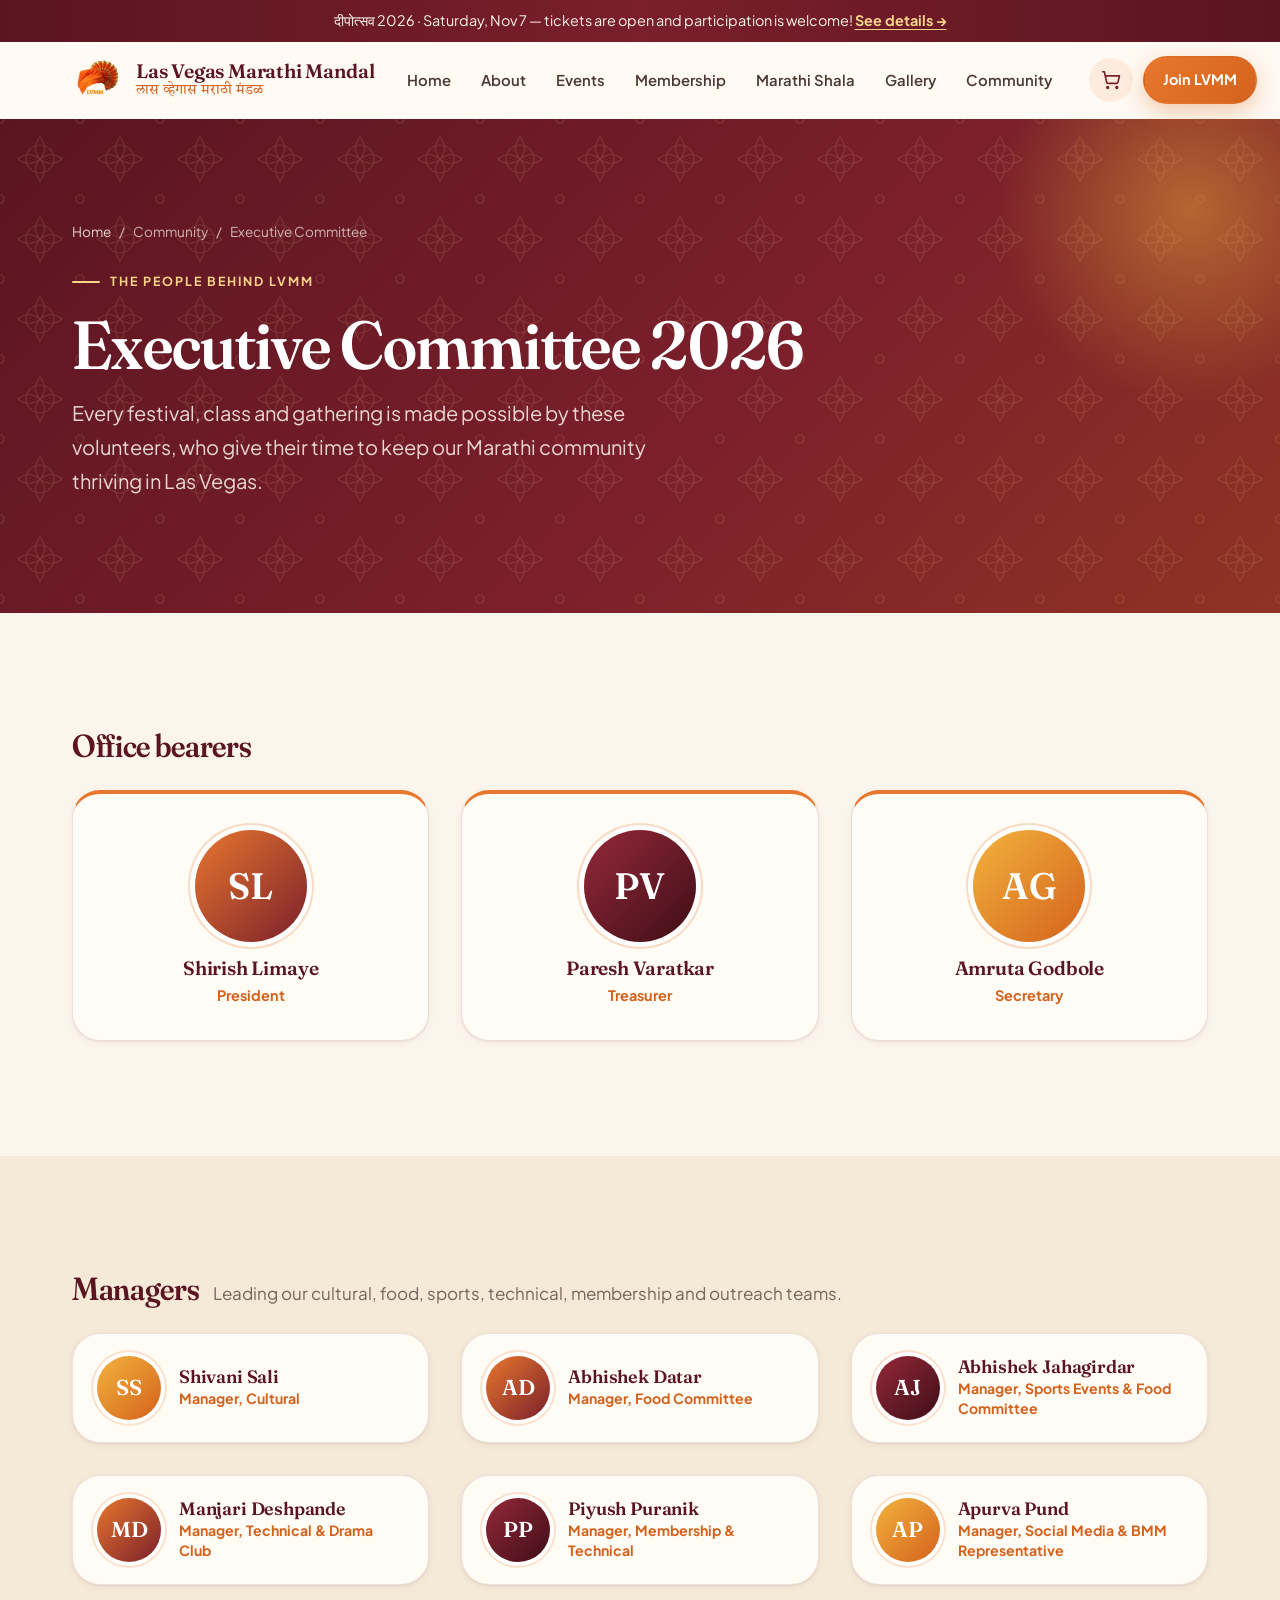
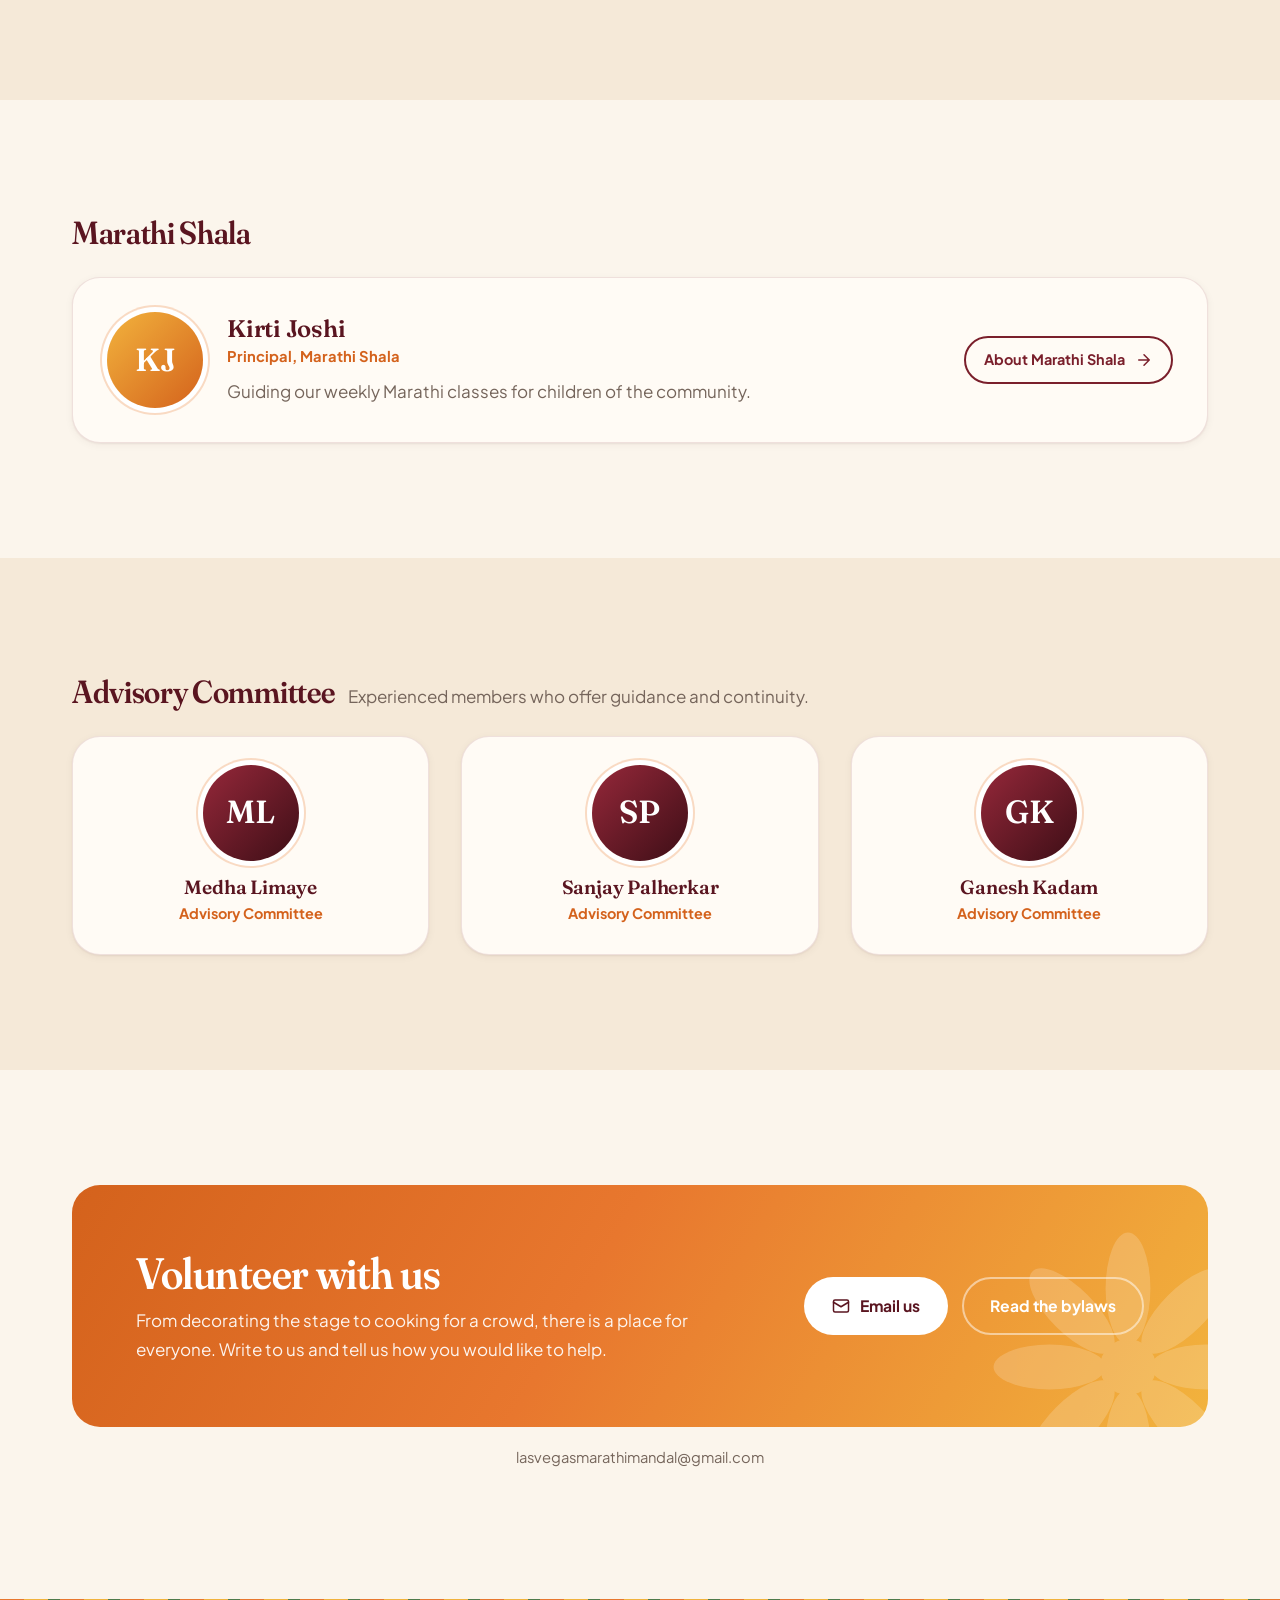
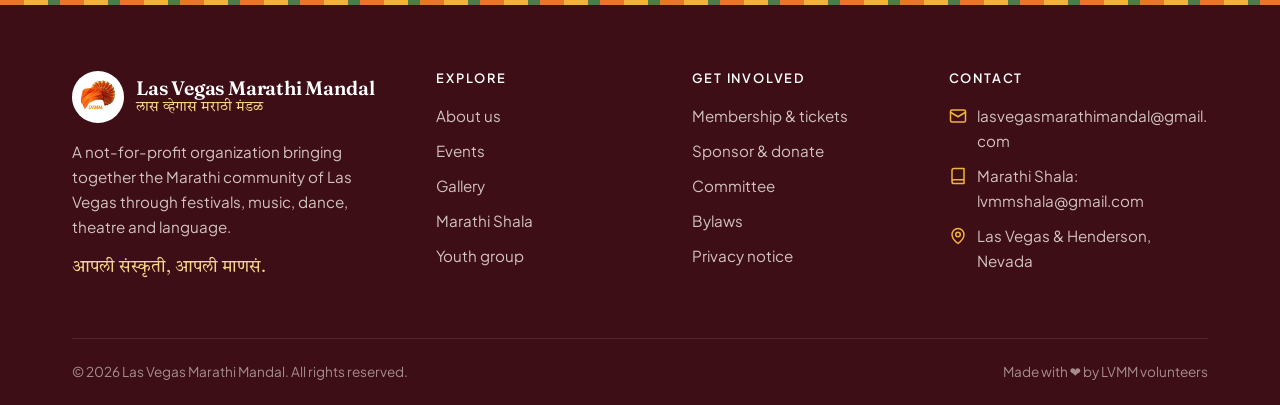
<file: committee.html>
<!doctype html>
<html lang="en">
<head>
  <meta charset="utf-8">
  <meta name="viewport" content="width=device-width, initial-scale=1">
  <title>Executive Committee 2026 — Las Vegas Marathi Mandal</title>
  <meta name="description" content="Meet the volunteers of the Las Vegas Marathi Mandal Executive Committee 2026 and Advisory Committee.">
  <meta name="theme-color" content="#7a1f2b">
  <link rel="icon" href="assets/img/logo.png">
  <link rel="preconnect" href="https://fonts.googleapis.com">
  <link rel="preconnect" href="https://fonts.gstatic.com" crossorigin>
  <link href="https://fonts.googleapis.com/css2?family=Fraunces:ital,opsz,wght,SOFT@0,9..144,400..700,0..100;1,9..144,400..700,0..100&family=Plus+Jakarta+Sans:wght@400;500;600;700;800&family=Tiro+Devanagari+Marathi:ital@0;1&display=swap" rel="stylesheet">
  <link rel="stylesheet" href="assets/css/styles.css">
  <style>
    .group-head { display: flex; align-items: baseline; gap: 14px; flex-wrap: wrap; margin-bottom: 26px; }
    .group-head h2 { margin: 0; font-size: clamp(1.5rem, 2.6vw, 2rem); }
    .group-head .muted { margin: 0; }
    @media (min-width: 621px) and (max-width: 960px) { .grid-3.trio { grid-template-columns: repeat(3, minmax(0, 1fr)); gap: 16px; } .trio .person { padding-left: 12px; padding-right: 12px; } .trio .avatar { width: 84px; height: 84px; font-size: 1.7rem; } }
    .person.featured { padding: 36px 24px 32px; border-top: 4px solid var(--saffron-500); }
    .person.featured .avatar { width: 112px; height: 112px; font-size: 2.3rem; }
    .avatar.alt { background: linear-gradient(135deg, var(--marigold-500), var(--saffron-600)); }
    .avatar.deep { background: linear-gradient(135deg, var(--maroon-600), var(--maroon-900)); }
    .avatar.sm { width: 64px; height: 64px; font-size: 1.35rem; margin: 0; flex: none; box-shadow: 0 0 0 4px #fff, 0 0 0 6px rgba(232,119,46,.2); }
    .person-row { display: flex; gap: 18px; align-items: center; padding: 22px 24px; }
    .person-row h3 { font-size: 1.12rem; margin: 0 0 2px; }
    .person-row .role { font-weight: 700; color: var(--saffron-600); font-size: .88rem; line-height: 1.4; }
    .shala-card { display: grid; grid-template-columns: auto 1fr auto; gap: 24px; align-items: center; }
    .shala-card .avatar { margin: 0; }
    @media (max-width: 700px) { .shala-card { grid-template-columns: 1fr; text-align: center; justify-items: center; } }
  </style>
</head>
<body data-page="committee">
  <div id="site-header"></div>

  <main id="main">
    <section class="page-hero">
      <div class="container">
        <nav class="breadcrumb" aria-label="Breadcrumb"><a href="index.html">Home</a><span>/</span><span>Community</span><span>/</span><span>Executive Committee</span></nav>
        <span class="eyebrow">The people behind LVMM</span>
        <h1>Executive Committee 2026</h1>
        <p class="lead">Every festival, class and gathering is made possible by these volunteers, who give their time to keep our Marathi community thriving in Las Vegas.</p>
      </div>
    </section>

    <!-- Office bearers -->
    <section class="section">
      <div class="container">
        <div class="group-head reveal">
          <h2>Office bearers</h2>
        </div>
        <div class="grid grid-3 trio">
          <div class="card person featured reveal">
            <div class="avatar" aria-hidden="true">SL</div>
            <h3>Shirish Limaye</h3>
            <div class="role">President</div>
          </div>
          <div class="card person featured reveal reveal-delay-1">
            <div class="avatar deep" aria-hidden="true">PV</div>
            <h3>Paresh Varatkar</h3>
            <div class="role">Treasurer</div>
          </div>
          <div class="card person featured reveal reveal-delay-2">
            <div class="avatar alt" aria-hidden="true">AG</div>
            <h3>Amruta Godbole</h3>
            <div class="role">Secretary</div>
          </div>
        </div>
      </div>
    </section>

    <!-- Managers -->
    <section class="section section-alt">
      <div class="container">
        <div class="group-head reveal">
          <h2>Managers</h2>
          <p class="muted">Leading our cultural, food, sports, technical, membership and outreach teams.</p>
        </div>
        <div class="grid grid-3">
          <div class="card person-row reveal">
            <div class="avatar sm alt" aria-hidden="true">SS</div>
            <div><h3>Shivani Sali</h3><div class="role">Manager, Cultural</div></div>
          </div>
          <div class="card person-row reveal reveal-delay-1">
            <div class="avatar sm" aria-hidden="true">AD</div>
            <div><h3>Abhishek Datar</h3><div class="role">Manager, Food Committee</div></div>
          </div>
          <div class="card person-row reveal reveal-delay-2">
            <div class="avatar sm deep" aria-hidden="true">AJ</div>
            <div><h3>Abhishek Jahagirdar</h3><div class="role">Manager, Sports Events &amp; Food Committee</div></div>
          </div>
          <div class="card person-row reveal">
            <div class="avatar sm" aria-hidden="true">MD</div>
            <div><h3>Manjari Deshpande</h3><div class="role">Manager, Technical &amp; Drama Club</div></div>
          </div>
          <div class="card person-row reveal reveal-delay-1">
            <div class="avatar sm deep" aria-hidden="true">PP</div>
            <div><h3>Piyush Puranik</h3><div class="role">Manager, Membership &amp; Technical</div></div>
          </div>
          <div class="card person-row reveal reveal-delay-2">
            <div class="avatar sm alt" aria-hidden="true">AP</div>
            <div><h3>Apurva Pund</h3><div class="role">Manager, Social Media &amp; BMM Representative</div></div>
          </div>
        </div>
      </div>
    </section>

    <!-- Marathi Shala -->
    <section class="section">
      <div class="container">
        <div class="group-head reveal">
          <h2>Marathi Shala</h2>
        </div>
        <div class="card shala-card reveal">
          <div class="avatar alt" aria-hidden="true">KJ</div>
          <div>
            <h3 style="margin-bottom:2px">Kirti Joshi</h3>
            <div style="font-weight:700;color:var(--saffron-600);font-size:.92rem">Principal, Marathi Shala</div>
            <p class="muted" style="margin:8px 0 0">Guiding our weekly Marathi classes for children of the community.</p>
          </div>
          <a class="btn btn-outline btn-sm" href="marathi-shala.html">About Marathi Shala <i data-icon="arrowRight"></i></a>
        </div>
      </div>
    </section>

    <!-- Advisory -->
    <section class="section section-alt">
      <div class="container">
        <div class="group-head reveal">
          <h2>Advisory Committee</h2>
          <p class="muted">Experienced members who offer guidance and continuity.</p>
        </div>
        <div class="grid grid-3 trio">
          <div class="card person reveal">
            <div class="avatar deep" aria-hidden="true">ML</div>
            <h3>Medha Limaye</h3>
            <div class="role">Advisory Committee</div>
          </div>
          <div class="card person reveal reveal-delay-1">
            <div class="avatar deep" aria-hidden="true">SP</div>
            <h3>Sanjay Palherkar</h3>
            <div class="role">Advisory Committee</div>
          </div>
          <div class="card person reveal reveal-delay-2">
            <div class="avatar deep" aria-hidden="true">GK</div>
            <h3>Ganesh Kadam</h3>
            <div class="role">Advisory Committee</div>
          </div>
        </div>
      </div>
    </section>

    <!-- Volunteer CTA -->
    <section class="section">
      <div class="container">
        <div class="cta-band reveal">
          <div>
            <h2>Volunteer with us</h2>
            <p>From decorating the stage to cooking for a crowd, there is a place for everyone. Write to us and tell us how you would like to help.</p>
          </div>
          <div class="btn-row">
            <a class="btn btn-light" href="mailto:lasvegasmarathimandal@gmail.com?subject=Volunteering%20with%20LVMM"><i data-icon="mail"></i> Email us</a>
            <a class="btn btn-ghost-light" href="bylaws.html">Read the bylaws</a>
          </div>
        </div>
        <p class="muted center" style="margin-top:18px;font-size:.92rem">lasvegasmarathimandal@gmail.com</p>
      </div>
    </section>
  </main>

  <div id="site-footer"></div>
  <script src="assets/js/site.js"></script>
</body>
</html>
</file>
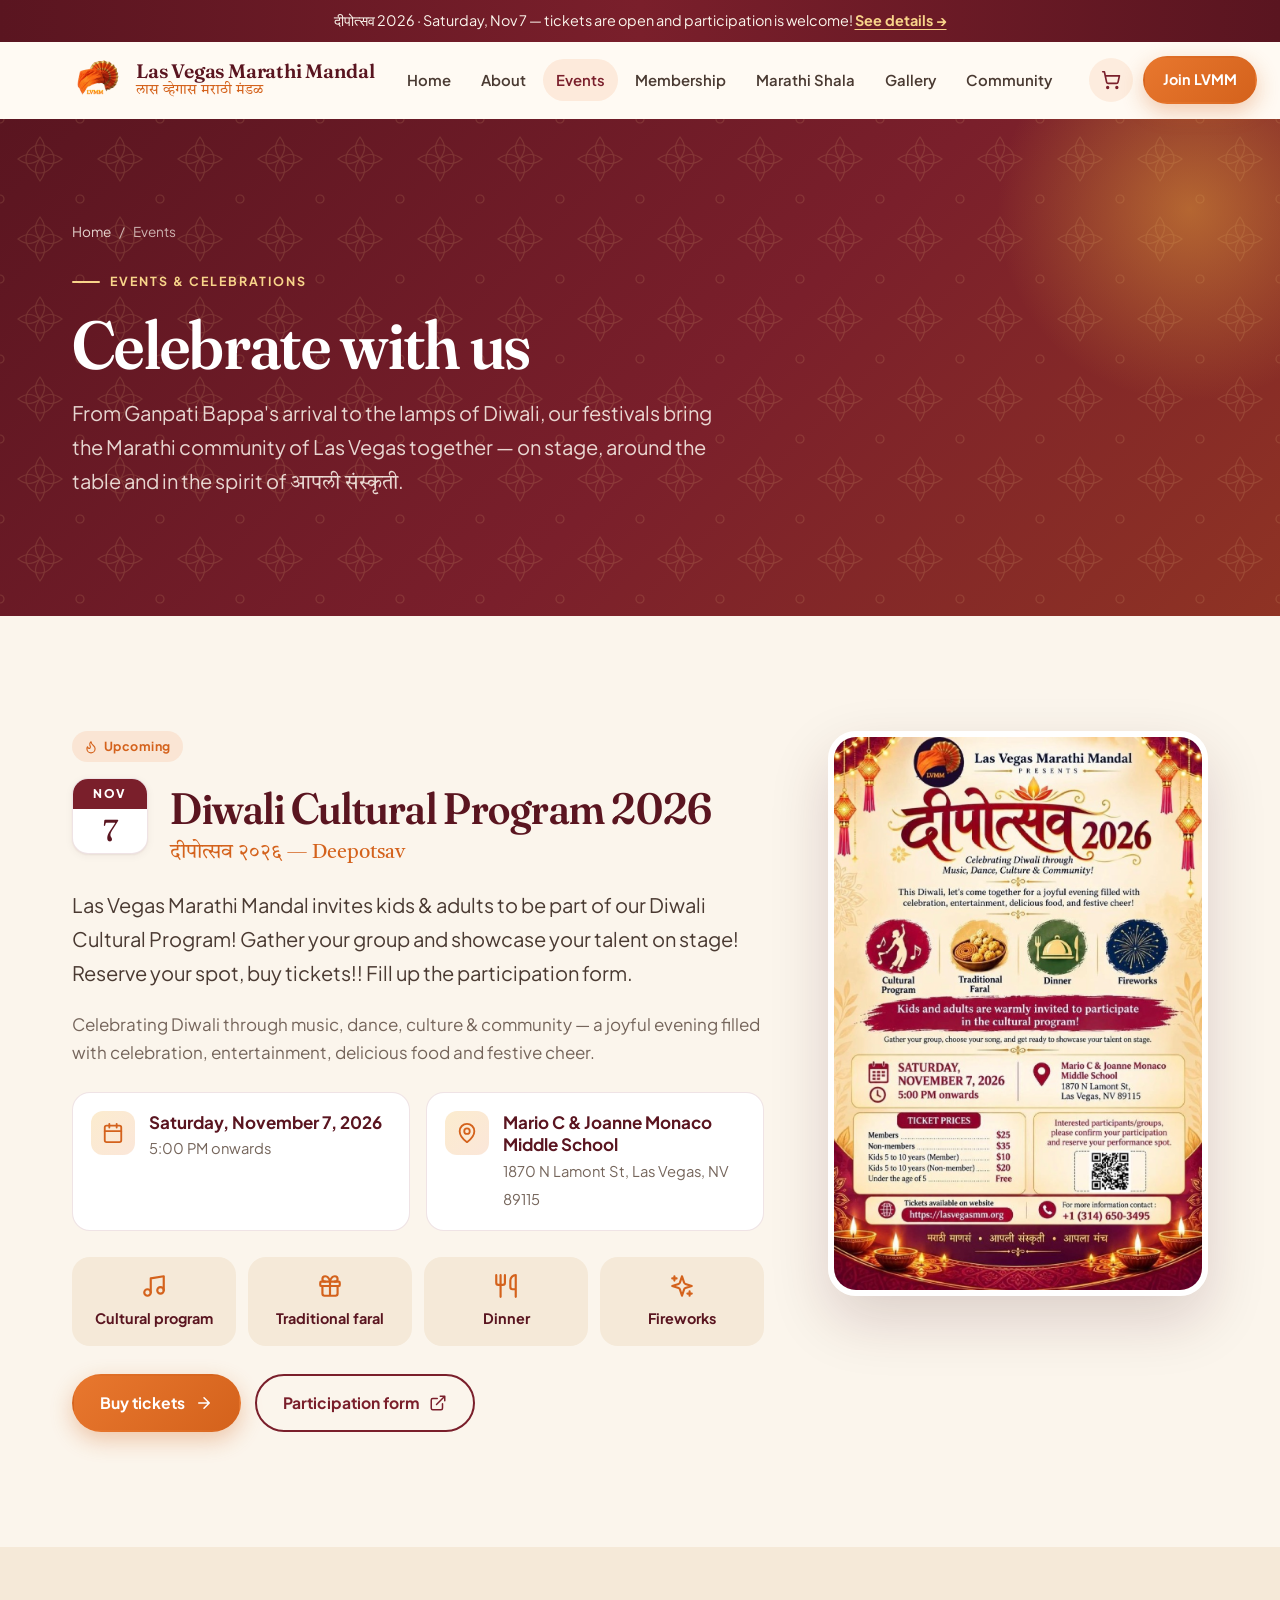
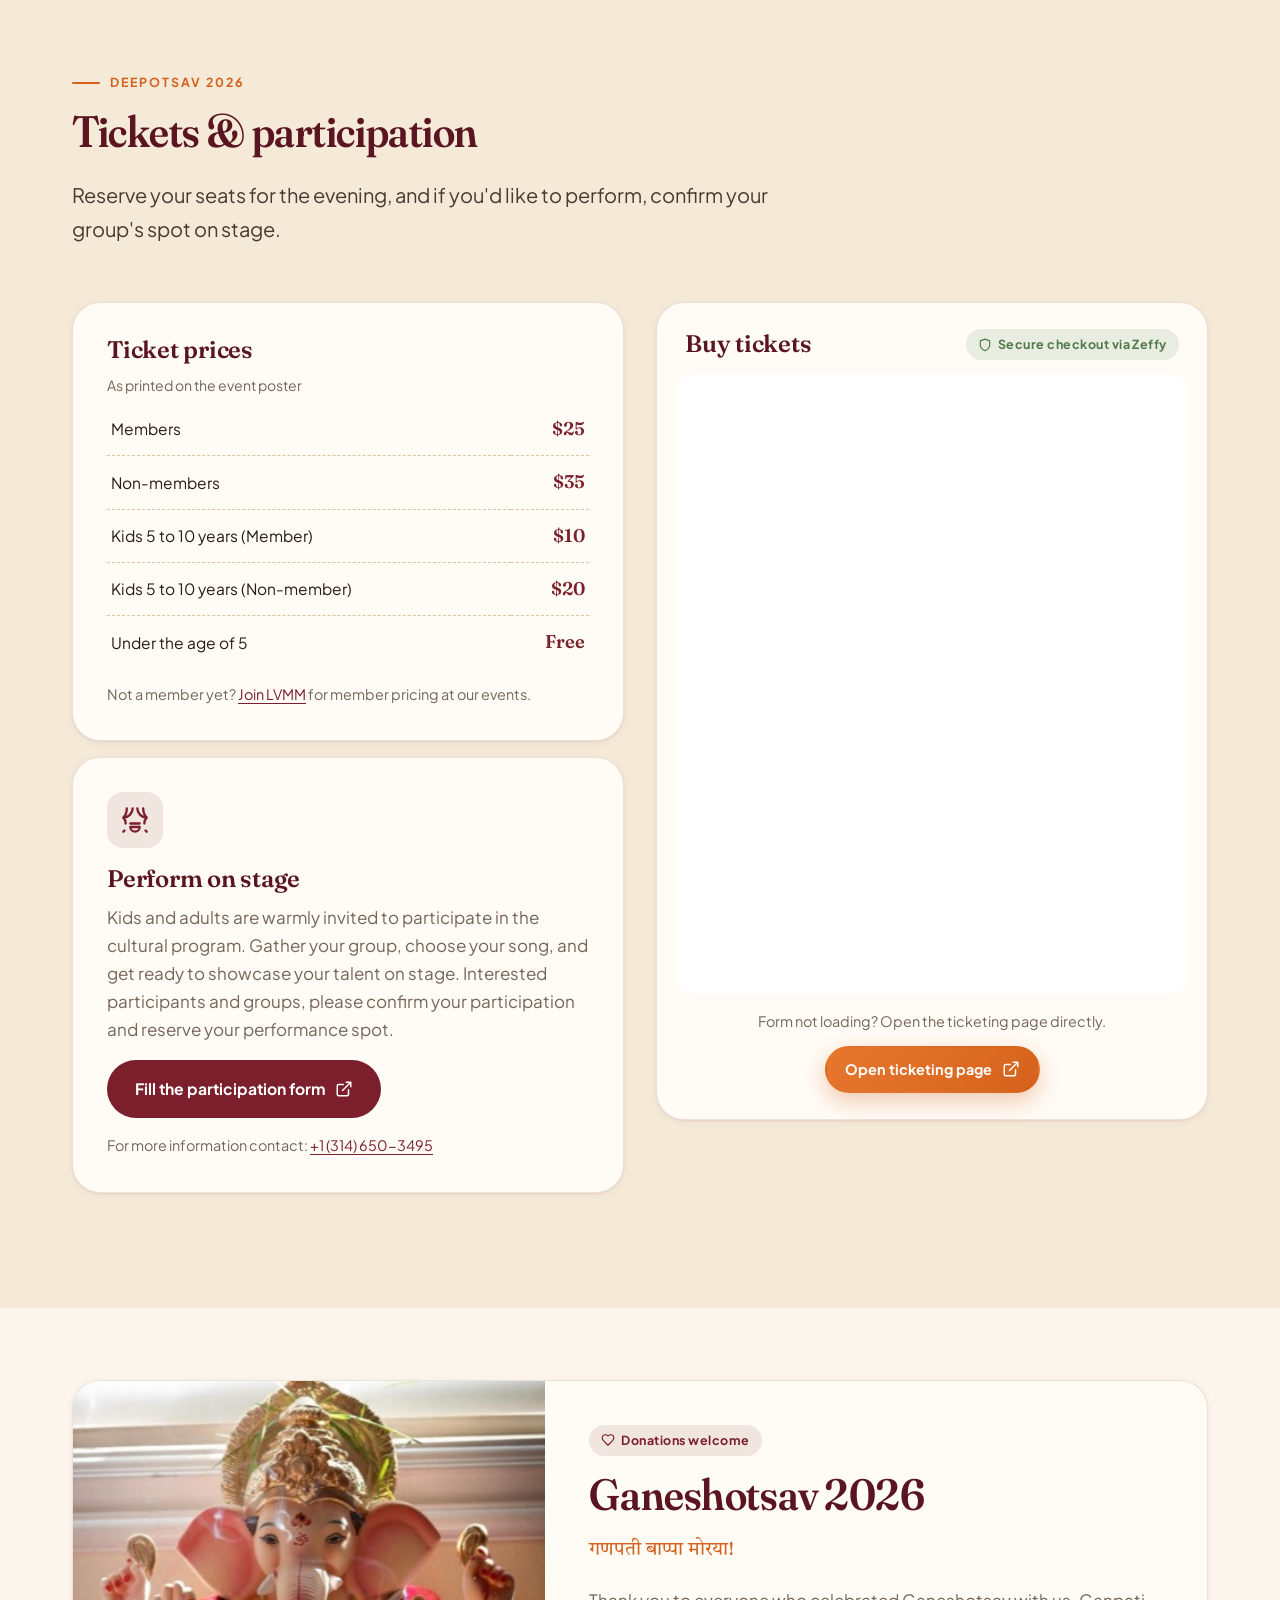
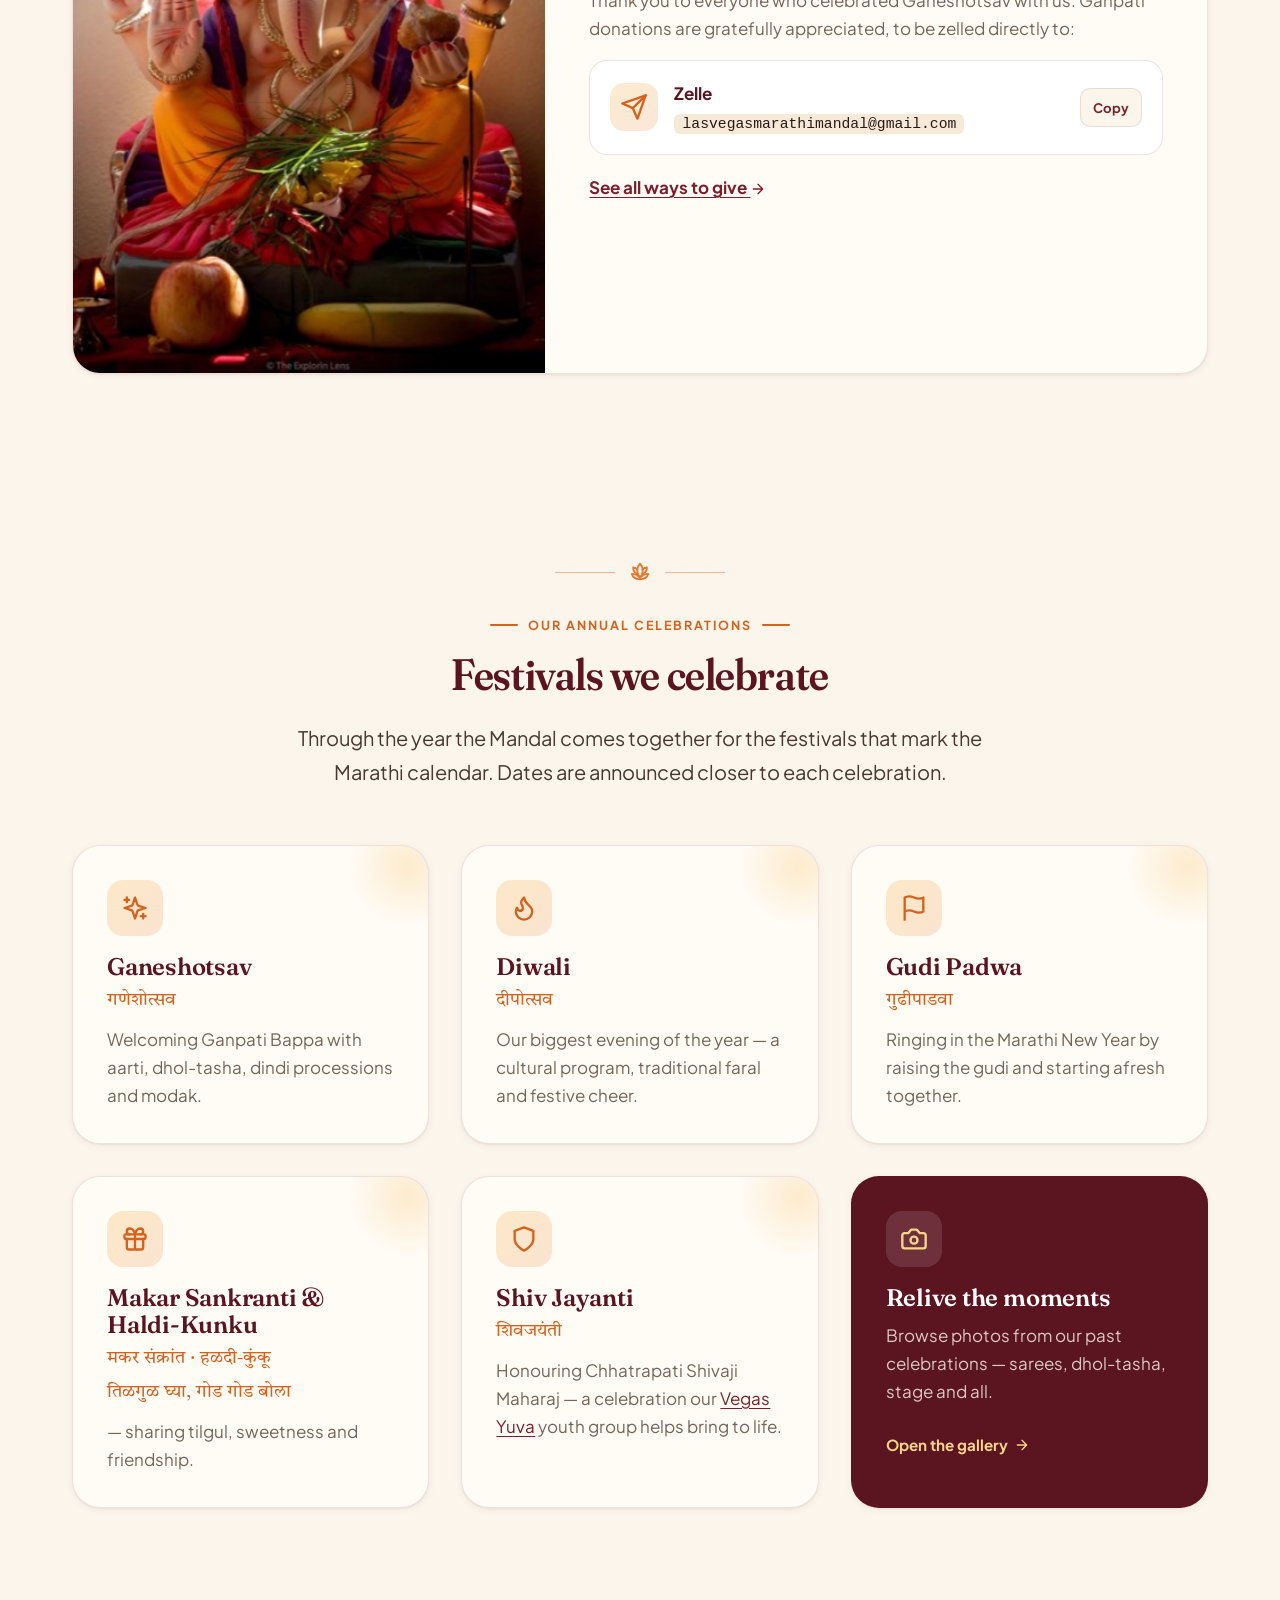
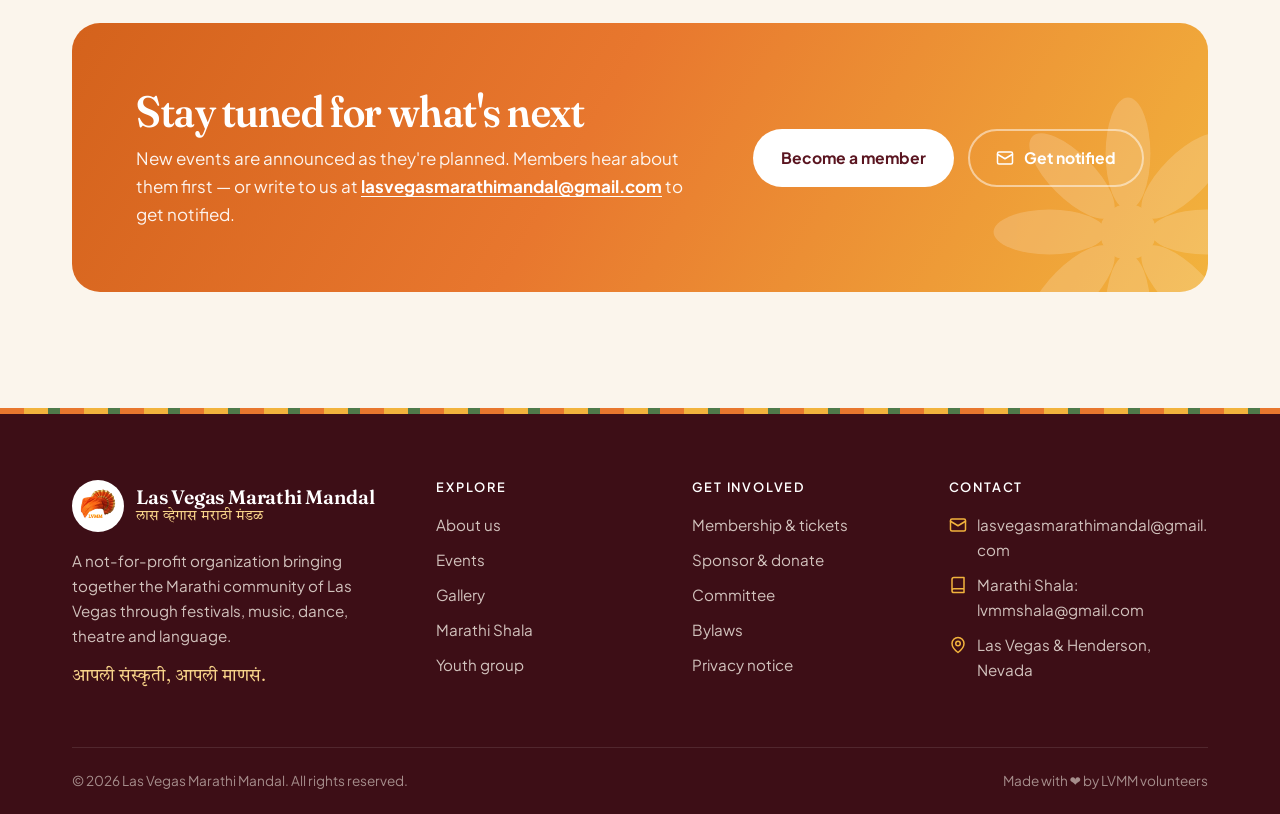
<file: events.html>
<!doctype html>
<html lang="en">
<head>
  <meta charset="utf-8">
  <meta name="viewport" content="width=device-width, initial-scale=1">
  <title>Events — Las Vegas Marathi Mandal</title>
  <meta name="description" content="Upcoming events from Las Vegas Marathi Mandal: Deepotsav 2026 Diwali Cultural Program on November 7, 2026, Ganeshotsav and the Marathi festivals we celebrate together in Las Vegas.">
  <meta name="theme-color" content="#7a1f2b">
  <link rel="icon" href="assets/img/logo.png">
  <link rel="preconnect" href="https://fonts.googleapis.com">
  <link rel="preconnect" href="https://fonts.gstatic.com" crossorigin>
  <link href="https://fonts.googleapis.com/css2?family=Fraunces:ital,opsz,wght,SOFT@0,9..144,400..700,0..100;1,9..144,400..700,0..100&family=Plus+Jakarta+Sans:wght@400;500;600;700;800&family=Tiro+Devanagari+Marathi:ital@0;1&display=swap" rel="stylesheet">
  <link rel="stylesheet" href="assets/css/styles.css">
  <style>
    /* Events page */
    .pill svg { width: 14px; height: 14px; }
    .inline-icon { display: inline-block; width: 16px; height: 16px; vertical-align: -3px; }
    .cta-band .btn svg { width: 18px; height: 18px; }
    .event-feature { display: grid; grid-template-columns: 1fr 380px; gap: clamp(28px, 5vw, 64px); align-items: start; }
    .event-feature .poster { position: sticky; top: calc(var(--header-h) + 20px); }
    .event-title-row { display: flex; gap: 22px; align-items: flex-start; margin-bottom: 18px; }
    .event-title-row h2 { margin: 6px 0 4px; }
    .event-title-row .mr { color: var(--saffron-600); font-size: 1.25rem; }
    .info-grid { display: grid; grid-template-columns: repeat(2, minmax(0, 1fr)); gap: 16px; margin: 26px 0; }
    .info-tile { display: flex; gap: 14px; align-items: flex-start; padding: 18px; background: #fff; border: 1px solid var(--border); border-radius: var(--radius); }
    .info-tile .icon-badge { width: 44px; height: 44px; border-radius: 12px; margin: 0; flex: none; }
    .info-tile .icon-badge svg { width: 22px; height: 22px; }
    .info-tile strong { display: block; color: var(--maroon-800); line-height: 1.3; }
    .info-tile span { font-size: .92rem; color: var(--text-muted); }
    .highlights { display: grid; grid-template-columns: repeat(4, minmax(0, 1fr)); gap: 12px; margin: 0 0 28px; }
    .highlights div { text-align: center; padding: 16px 8px; border-radius: var(--radius); background: var(--cream-200); font-weight: 700; font-size: .9rem; color: var(--maroon-800); }
    .highlights svg { width: 26px; height: 26px; margin: 0 auto 8px; color: var(--saffron-600); }
    .ticket-table { width: 100%; border-collapse: collapse; font-size: .97rem; }
    .ticket-table th, .ticket-table td { padding: 11px 4px; border-bottom: 1px dashed var(--sand); text-align: left; }
    .ticket-table td:last-child { text-align: right; font-family: var(--font-display); font-weight: 600; font-size: 1.15rem; color: var(--maroon-700); }
    .ticket-table tr:last-child td { border-bottom: 0; }
    .zeffy-frame { width: 100%; height: 620px; border: 0; border-radius: var(--radius); background: #fff; display: block; }
    .gan-card { display: grid; grid-template-columns: minmax(0,1fr) minmax(0,1.4fr); gap: 0; padding: 0; overflow: hidden; }
    @media (max-width: 760px) { .gan-card { grid-template-columns: 1fr; } .gan-card > a { max-height: 320px; } }
    .festival-card { position: relative; overflow: hidden; }
    .festival-card .mr { display: block; color: var(--saffron-600); font-size: 1.15rem; margin: -4px 0 8px; }
    .festival-card::after { content: ""; position: absolute; right: -40px; top: -40px; width: 120px; height: 120px; border-radius: 50%; background: radial-gradient(circle, rgba(242,179,61,.22), transparent 70%); }
    @media (max-width: 960px) {
      .event-feature { grid-template-columns: 1fr; }
      .event-feature .poster { position: static; max-width: 420px; margin: 0 auto; }
    }
    @media (max-width: 620px) {
      .info-grid { grid-template-columns: 1fr; }
      .highlights { grid-template-columns: repeat(2, minmax(0, 1fr)); }
      .event-title-row { gap: 16px; }
      .zeffy-frame { height: 560px; }
    }
    .pay-method > div:not(.icon-badge) { flex: 1 1 0; min-width: 0; }
    @media (max-width: 520px) { .pay-method > div:not(.icon-badge) { flex-basis: calc(100% - 64px); } .pay-method code { font-size: .84rem; } }
    .callout > div { min-width: 0; } .callout a[href^="mailto"], .cta-band a[href^="mailto"]:not(.btn) { overflow-wrap: anywhere; }
  </style>
</head>
<body data-page="events">
  <div id="site-header"></div>

  <main id="main">
    <section class="page-hero">
      <div class="container">
        <nav class="breadcrumb" aria-label="Breadcrumb"><a href="index.html">Home</a><span>/</span><span>Events</span></nav>
        <span class="eyebrow">Events &amp; celebrations</span>
        <h1>Celebrate with us</h1>
        <p class="lead">From Ganpati Bappa's arrival to the lamps of Diwali, our festivals bring the Marathi community of Las Vegas together — on stage, around the table and in the spirit of <span class="mr">आपली संस्कृती</span>.</p>
      </div>
    </section>

    <!-- Featured: Diwali -->
    <section class="section">
      <div class="container event-feature">
        <div class="reveal">
          <span class="pill"><i data-icon="flame"></i> Upcoming</span>
          <div class="event-title-row" style="margin-top:16px">
            <div class="date-chip" aria-hidden="true"><span class="m">Nov</span><span class="d">7</span></div>
            <div>
              <h2>Diwali Cultural Program 2026</h2>
              <span class="mr" lang="mr">दीपोत्सव २०२६ — Deepotsav</span>
            </div>
          </div>
          <p class="lead">Las Vegas Marathi Mandal invites kids &amp; adults to be part of our Diwali Cultural Program! Gather your group and showcase your talent on stage! Reserve your spot, buy tickets!! Fill up the participation form.</p>
          <p class="muted">Celebrating Diwali through music, dance, culture &amp; community — a joyful evening filled with celebration, entertainment, delicious food and festive cheer.</p>

          <div class="info-grid">
            <div class="info-tile">
              <div class="icon-badge"><i data-icon="calendar"></i></div>
              <div><strong>Saturday, November 7, 2026</strong><span>5:00 PM onwards</span></div>
            </div>
            <div class="info-tile">
              <div class="icon-badge"><i data-icon="pin"></i></div>
              <div><strong>Mario C &amp; Joanne Monaco Middle School</strong><span>1870 N Lamont St, Las Vegas, NV 89115</span></div>
            </div>
          </div>

          <div class="highlights">
            <div><i data-icon="music"></i>Cultural program</div>
            <div><i data-icon="gift"></i>Traditional faral</div>
            <div><i data-icon="utensils"></i>Dinner</div>
            <div><i data-icon="sparkles"></i>Fireworks</div>
          </div>

          <div class="btn-row">
            <a class="btn btn-primary" href="#tickets">Buy tickets <i data-icon="arrowRight"></i></a>
            <a class="btn btn-outline" href="https://docs.google.com/forms/d/e/1FAIpQLSd5t_myEOZGvWn9HY3dILzHHYEkyMXYPlxbklIf1Kdf100opA/viewform?usp=dialog" target="_blank" rel="noopener">Participation form <i data-icon="external"></i></a>
          </div>
        </div>
        <div class="poster reveal reveal-delay-2">
          <a href="assets/img/diwali-2026.jpg" data-lightbox><img src="assets/img/diwali-2026.jpg" alt="Deepotsav 2026 poster: Las Vegas Marathi Mandal Diwali celebration with cultural program, traditional faral, dinner and fireworks on Saturday, November 7, 2026 from 5 PM at Mario C &amp; Joanne Monaco Middle School, Las Vegas" width="768" height="1152" loading="lazy"></a>
        </div>
      </div>
    </section>

    <!-- Tickets & participation -->
    <section class="section section-alt" id="tickets">
      <div class="container">
        <div class="section-head reveal">
          <span class="eyebrow">Deepotsav 2026</span>
          <h2>Tickets &amp; participation</h2>
          <p class="lead">Reserve your seats for the evening, and if you'd like to perform, confirm your group's spot on stage.</p>
        </div>
        <div class="grid grid-2" style="align-items:start">
          <div class="stack">
            <div class="card reveal">
              <h3>Ticket prices</h3>
              <table class="ticket-table">
                <caption class="muted" style="text-align:left;font-size:.88rem;padding-bottom:6px">As printed on the event poster</caption>
                <tbody>
                  <tr><td>Members</td><td>$25</td></tr>
                  <tr><td>Non-members</td><td>$35</td></tr>
                  <tr><td>Kids 5 to 10 years (Member)</td><td>$10</td></tr>
                  <tr><td>Kids 5 to 10 years (Non-member)</td><td>$20</td></tr>
                  <tr><td>Under the age of 5</td><td>Free</td></tr>
                </tbody>
              </table>
              <p class="muted" style="font-size:.9rem;margin-top:14px">Not a member yet? <a href="membership.html">Join LVMM</a> for member pricing at our events.</p>
            </div>
            <div class="card reveal reveal-delay-1">
              <div class="icon-badge maroon"><i data-icon="theater"></i></div>
              <h3>Perform on stage</h3>
              <p class="muted">Kids and adults are warmly invited to participate in the cultural program. Gather your group, choose your song, and get ready to showcase your talent on stage. Interested participants and groups, please confirm your participation and reserve your performance spot.</p>
              <a class="btn btn-maroon" href="https://docs.google.com/forms/d/e/1FAIpQLSd5t_myEOZGvWn9HY3dILzHHYEkyMXYPlxbklIf1Kdf100opA/viewform?usp=dialog" target="_blank" rel="noopener">Fill the participation form <i data-icon="external"></i></a>
              <p class="muted" style="font-size:.9rem;margin:16px 0 0">For more information contact: <a href="tel:+13146503495">+1 (314) 650-3495</a></p>
            </div>
          </div>
          <div class="card reveal reveal-delay-2" style="padding:clamp(14px,2vw,20px)">
            <div style="display:flex;justify-content:space-between;align-items:center;gap:12px;flex-wrap:wrap;padding:6px 8px 14px">
              <h3 style="margin:0">Buy tickets</h3>
              <span class="pill green"><i data-icon="shield"></i> Secure checkout via Zeffy</span>
            </div>
            <iframe class="zeffy-frame" title="Deepotsav 2026 ticketing form (Zeffy)" src="https://www.zeffy.com/embed/ticketing/lvmm-deepostav--2026" loading="lazy" allowpaymentrequest allowtransparency="true"></iframe>
            <div style="padding:16px 8px 6px;text-align:center">
              <p class="muted" style="font-size:.9rem;margin-bottom:12px">Form not loading? Open the ticketing page directly.</p>
              <a class="btn btn-primary btn-sm" href="https://www.zeffy.com/en-US/ticketing/lvmm-deepostav--2026" target="_blank" rel="noopener">Open ticketing page <i data-icon="external"></i></a>
            </div>
          </div>
        </div>
      </div>
    </section>

    <!-- Ganeshotsav -->
    <section class="section-sm">
      <div class="container">
        <div class="card reveal gan-card" id="ganeshotsav">
          <a href="assets/img/gallery/g05.jpg" data-lightbox style="display:block;min-height:260px;background:var(--cream-300)"><img src="assets/img/gallery/thumbs/g05.jpg" alt="Ganpati idol adorned with flowers and durva, with fruit offerings" loading="lazy" style="width:100%;height:100%;object-fit:cover"></a>
          <div style="padding:clamp(24px,4vw,44px)">
            <span class="pill maroon"><i data-icon="heart"></i> Donations welcome</span>
            <h2 style="margin-top:14px">Ganeshotsav 2026</h2>
            <p class="mr" style="color:var(--saffron-600);font-size:1.2rem;margin-top:-6px" lang="mr">गणपती बाप्पा मोरया!</p>
            <p class="muted">Thank you to everyone who celebrated Ganeshotsav with us. Ganpati donations are gratefully appreciated, to be zelled directly to:</p>
            <div class="pay-method" style="margin:18px 0">
              <div class="icon-badge"><i data-icon="send"></i></div>
              <div style="min-width:0"><strong>Zelle</strong><code>lasvegasmarathimandal@gmail.com</code></div>
              <button class="copy-btn" type="button" data-copy="lasvegasmarathimandal@gmail.com">Copy</button>
            </div>
            <a href="sponsorship.html" style="font-weight:700">See all ways to give <i data-icon="arrowRight" class="inline-icon"></i></a>
          </div>
        </div>
      </div>
    </section>

    <!-- Annual celebrations -->
    <section class="section">
      <div class="container">
        <div class="section-head center reveal">
          <div class="divider-motif"><i data-icon="lotus"></i></div>
          <span class="eyebrow">Our annual celebrations</span>
          <h2>Festivals we celebrate</h2>
          <p class="lead">Through the year the Mandal comes together for the festivals that mark the Marathi calendar. Dates are announced closer to each celebration.</p>
        </div>
        <div class="grid grid-3">
          <div class="card festival-card card-hover reveal">
            <div class="icon-badge"><i data-icon="sparkles"></i></div>
            <h3>Ganeshotsav</h3>
            <span class="mr" lang="mr">गणेशोत्सव</span>
            <p class="muted">Welcoming Ganpati Bappa with aarti, dhol-tasha, dindi processions and modak.</p>
          </div>
          <div class="card festival-card card-hover reveal reveal-delay-1">
            <div class="icon-badge"><i data-icon="flame"></i></div>
            <h3>Diwali</h3>
            <span class="mr" lang="mr">दीपोत्सव</span>
            <p class="muted">Our biggest evening of the year — a cultural program, traditional faral and festive cheer.</p>
          </div>
          <div class="card festival-card card-hover reveal reveal-delay-2">
            <div class="icon-badge"><i data-icon="flag"></i></div>
            <h3>Gudi Padwa</h3>
            <span class="mr" lang="mr">गुढीपाडवा</span>
            <p class="muted">Ringing in the Marathi New Year by raising the gudi and starting afresh together.</p>
          </div>
          <div class="card festival-card card-hover reveal">
            <div class="icon-badge"><i data-icon="gift"></i></div>
            <h3>Makar Sankranti &amp; Haldi-Kunku</h3>
            <span class="mr" lang="mr">मकर संक्रांत · हळदी-कुंकू</span>
            <p class="muted"><span class="mr" lang="mr">तिळगुळ घ्या, गोड गोड बोला</span> — sharing tilgul, sweetness and friendship.</p>
          </div>
          <div class="card festival-card card-hover reveal reveal-delay-1">
            <div class="icon-badge"><i data-icon="shield"></i></div>
            <h3>Shiv Jayanti</h3>
            <span class="mr" lang="mr">शिवजयंती</span>
            <p class="muted">Honouring Chhatrapati Shivaji Maharaj — a celebration our <a href="youth.html">Vegas Yuva</a> youth group helps bring to life.</p>
          </div>
          <a class="card card-hover card-link reveal reveal-delay-2" href="gallery.html" style="background:var(--maroon-800);border-color:transparent">
            <div class="icon-badge" style="background:rgba(255,255,255,.12);color:var(--marigold-300)"><i data-icon="camera"></i></div>
            <h3 style="color:#fff">Relive the moments</h3>
            <p style="color:rgba(251,245,236,.8)">Browse photos from our past celebrations — sarees, dhol-tasha, stage and all.</p>
            <span class="more" style="color:var(--marigold-300)">Open the gallery <i data-icon="arrowRight"></i></span>
          </a>
        </div>
      </div>
    </section>

    <!-- Stay tuned -->
    <section class="section" style="padding-top:0">
      <div class="container">
        <div class="cta-band reveal">
          <div>
            <h2>Stay tuned for what's next</h2>
            <p>New events are announced as they're planned. Members hear about them first — or write to us at <a href="mailto:lasvegasmarathimandal@gmail.com" style="color:#fff;font-weight:700">lasvegasmarathimandal@gmail.com</a> to get notified.</p>
          </div>
          <div class="btn-row">
            <a class="btn btn-light" href="membership.html">Become a member</a>
            <a class="btn btn-ghost-light" href="mailto:lasvegasmarathimandal@gmail.com?subject=Please%20notify%20me%20about%20LVMM%20events"><i data-icon="mail"></i> Get notified</a>
          </div>
        </div>
      </div>
    </section>
  </main>

  <div id="site-footer"></div>
  <script src="assets/js/site.js"></script>
</body>
</html>
</file>
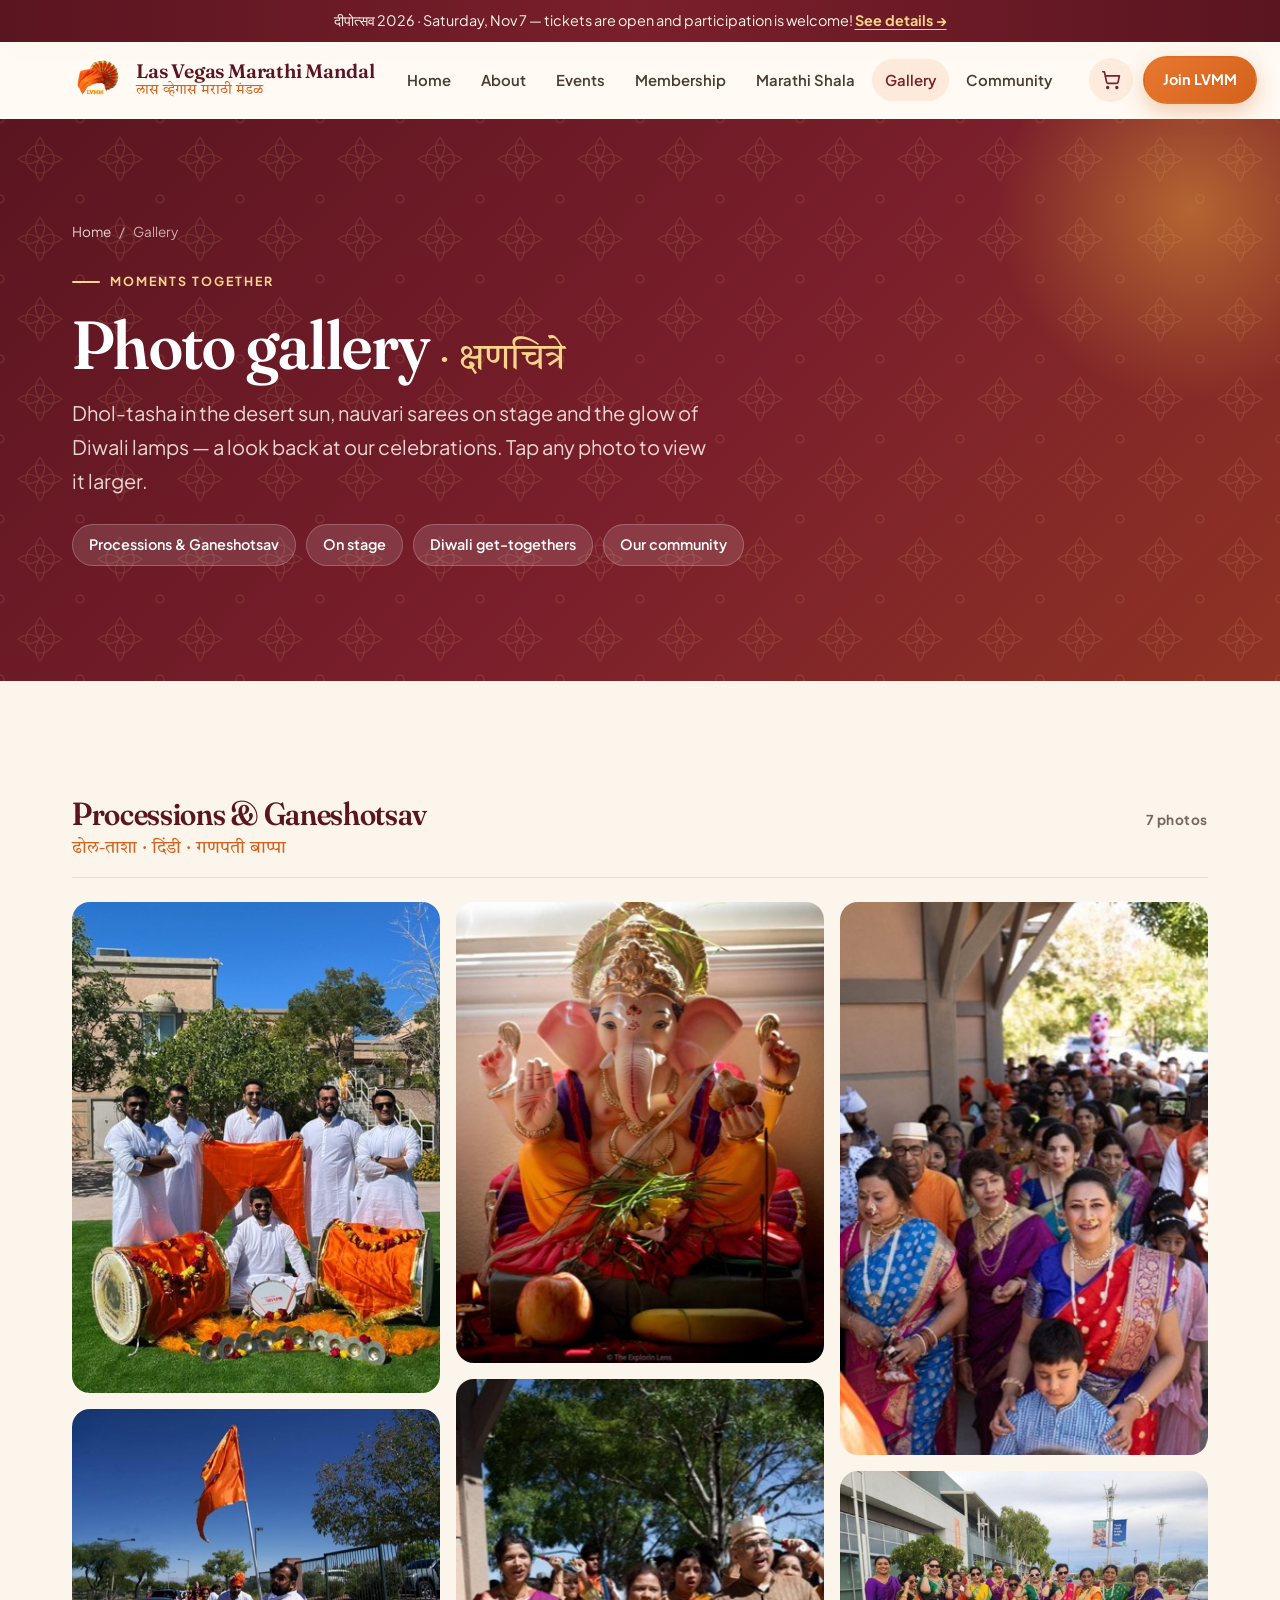
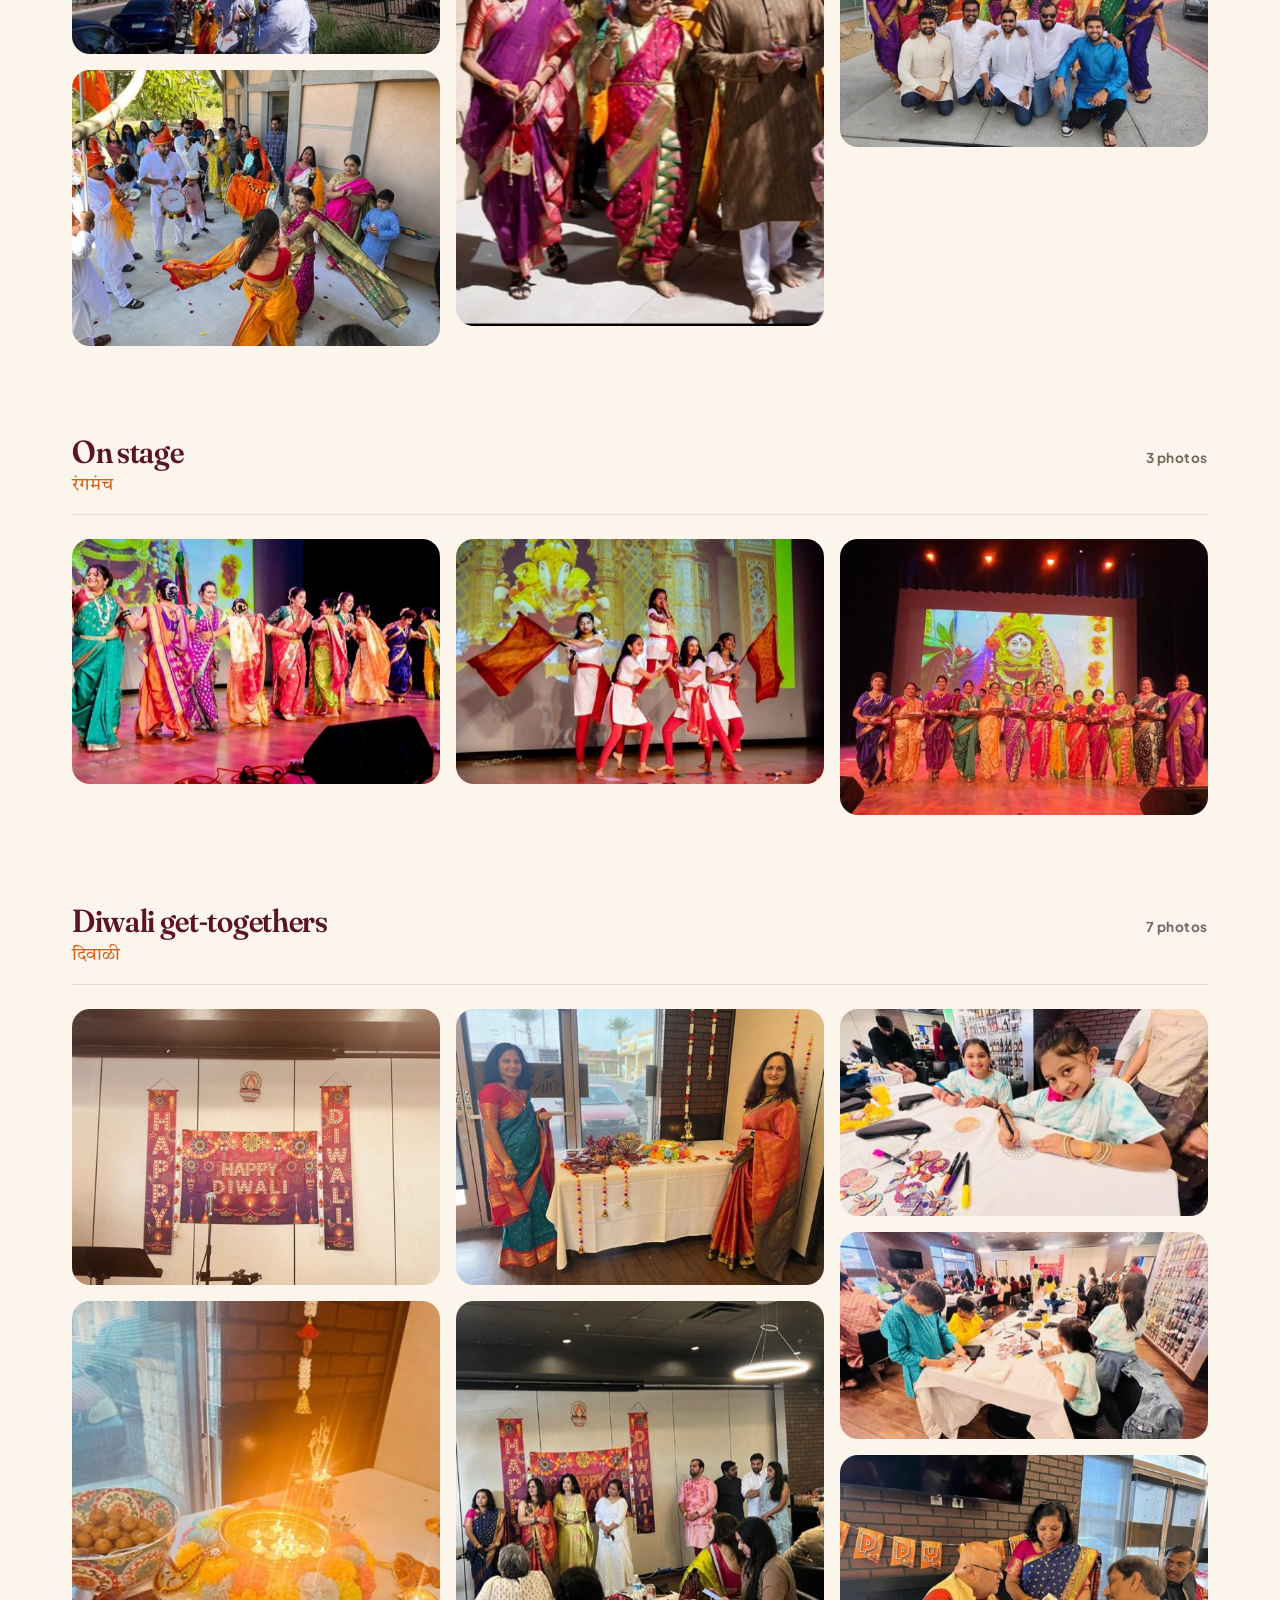
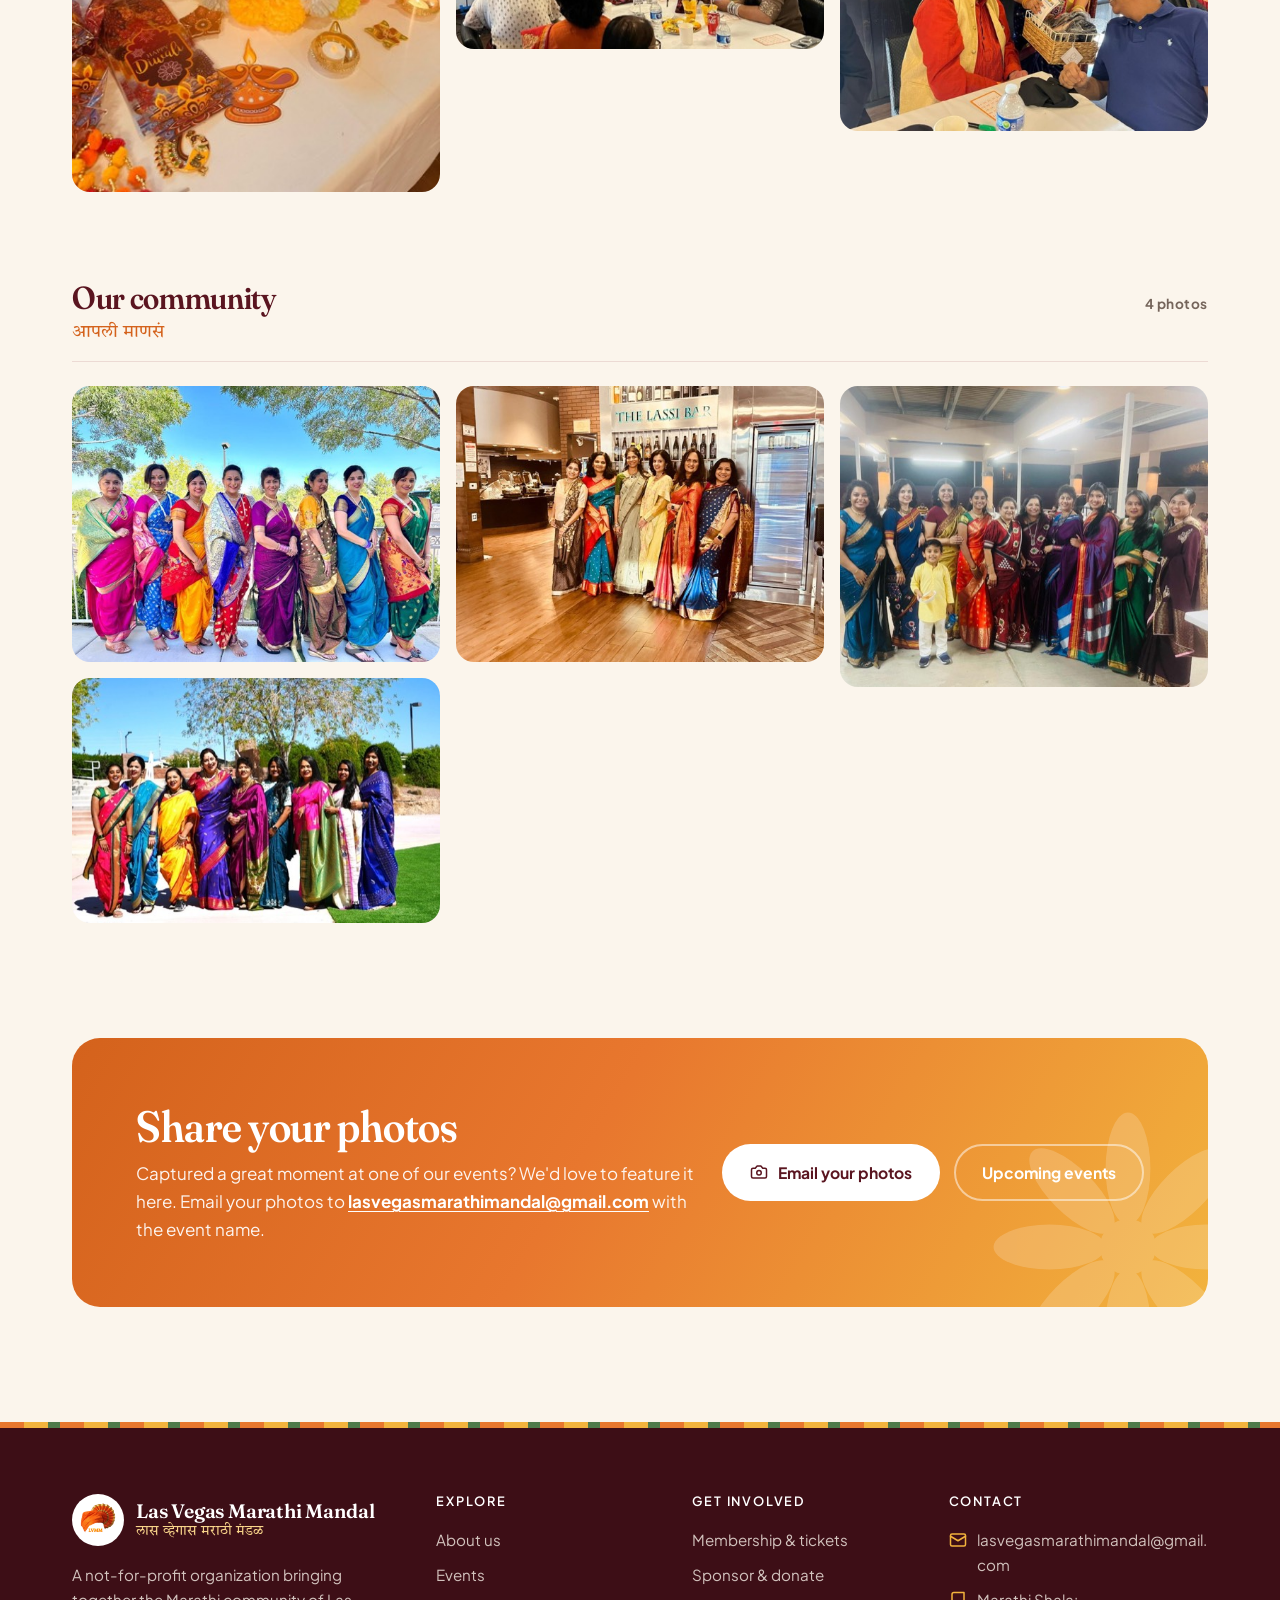
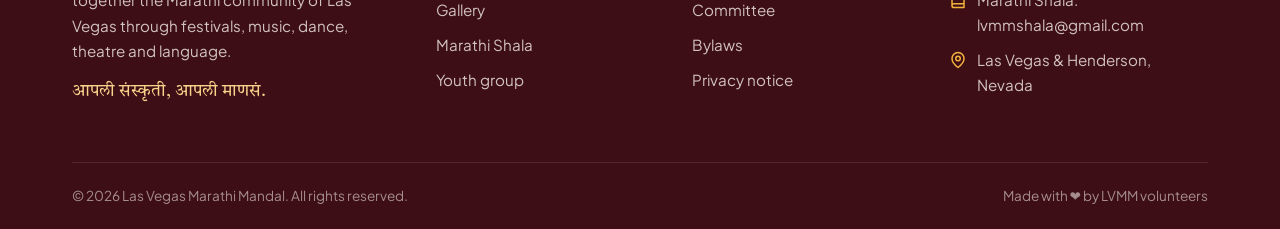
<file: gallery.html>
<!doctype html>
<html lang="en">
<head>
  <meta charset="utf-8">
  <meta name="viewport" content="width=device-width, initial-scale=1">
  <title>Gallery — Las Vegas Marathi Mandal</title>
  <meta name="description" content="Photos from Las Vegas Marathi Mandal celebrations: Ganeshotsav processions with dhol-tasha, Diwali gatherings, stage performances and our community in traditional attire.">
  <meta name="theme-color" content="#7a1f2b">
  <link rel="icon" href="assets/img/logo.png">
  <link rel="preconnect" href="https://fonts.googleapis.com">
  <link rel="preconnect" href="https://fonts.gstatic.com" crossorigin>
  <link href="https://fonts.googleapis.com/css2?family=Fraunces:ital,opsz,wght,SOFT@0,9..144,400..700,0..100;1,9..144,400..700,0..100&family=Plus+Jakarta+Sans:wght@400;500;600;700;800&family=Tiro+Devanagari+Marathi:ital@0;1&display=swap" rel="stylesheet">
  <link rel="stylesheet" href="assets/css/styles.css">
  <style>
    /* Gallery page */
    .gallery-group + .gallery-group { margin-top: clamp(56px, 7vw, 88px); }
    .group-head { display: flex; align-items: baseline; justify-content: space-between; gap: 12px 20px; flex-wrap: wrap; margin-bottom: 24px; padding-bottom: 14px; border-bottom: 1px solid var(--border); }
    .group-head h2 { font-size: clamp(1.5rem, 2.6vw, 2rem); margin: 0; }
    .group-head .mr { color: var(--saffron-600); font-size: 1.1rem; }
    .group-head .count { font-size: .85rem; font-weight: 700; color: var(--text-muted); letter-spacing: .04em; }
    .jump-links { display: flex; flex-wrap: wrap; gap: 10px; margin-top: 26px; }
    .jump-links a { padding: 8px 16px; border-radius: 999px; background: rgba(255,255,255,.12); color: #fff; text-decoration: none; font-weight: 600; font-size: .9rem; border: 1px solid rgba(255,255,255,.22); transition: background .2s; }
    .jump-links a:hover { background: rgba(255,255,255,.22); color: #fff; }
    .masonry img { height: auto; }
    .callout > div { min-width: 0; } .callout a[href^="mailto"], .cta-band a[href^="mailto"]:not(.btn) { overflow-wrap: anywhere; }
  </style>
</head>
<body data-page="gallery">
  <div id="site-header"></div>

  <main id="main">
    <section class="page-hero">
      <div class="container">
        <nav class="breadcrumb" aria-label="Breadcrumb"><a href="index.html">Home</a><span>/</span><span>Gallery</span></nav>
        <span class="eyebrow">Moments together</span>
        <h1>Photo gallery <span class="mr" lang="mr" style="font-size:.55em;color:var(--marigold-300);font-weight:400">· क्षणचित्रे</span></h1>
        <p class="lead">Dhol-tasha in the desert sun, nauvari sarees on stage and the glow of Diwali lamps — a look back at our celebrations. Tap any photo to view it larger.</p>
        <nav class="jump-links" aria-label="Gallery sections">
          <a href="#processions">Processions &amp; Ganeshotsav</a>
          <a href="#stage">On stage</a>
          <a href="#diwali">Diwali get-togethers</a>
          <a href="#community">Our community</a>
        </nav>
      </div>
    </section>

    <section class="section">
      <div class="container">

        <div class="gallery-group" id="processions">
          <div class="group-head reveal">
            <div><h2>Processions &amp; Ganeshotsav</h2><span class="mr" lang="mr">ढोल-ताशा · दिंडी · गणपती बाप्पा</span></div>
            <span class="count">7 photos</span>
          </div>
          <div class="masonry reveal">
            <a href="assets/img/gallery/g01.jpg" data-lightbox><img src="assets/img/gallery/thumbs/g01.jpg" alt="Dhol-tasha team in white kurtas posing with saffron-draped dhols and a saffron flag" width="390" height="520" loading="lazy"></a>
            <a href="assets/img/gallery/g11.jpg" data-lightbox><img src="assets/img/gallery/thumbs/g11.jpg" alt="Dindi procession led by a tall saffron flag under a clear blue sky" width="520" height="346" loading="lazy"></a>
            <a href="assets/img/gallery/g04.jpg" data-lightbox><img src="assets/img/gallery/thumbs/g04.jpg" alt="Women in vibrant sarees dancing with dupattas as drummers play during a procession" width="520" height="390" loading="lazy"></a>
            <a href="assets/img/gallery/g05.jpg" data-lightbox><img src="assets/img/gallery/thumbs/g05.jpg" alt="Ganpati idol adorned with flowers and durva, with fruit offerings" width="415" height="520" loading="lazy"></a>
            <a href="assets/img/gallery/g19.jpg" data-lightbox><img src="assets/img/gallery/thumbs/g19.jpg" alt="Smiling members in sarees and traditional kurta walking in a festive procession" width="350" height="520" loading="lazy"></a>
            <a href="assets/img/gallery/g20.jpg" data-lightbox><img src="assets/img/gallery/thumbs/g20.jpg" alt="Families in silk sarees and Marathi topis walking together in a large procession" width="346" height="520" loading="lazy"></a>
            <a href="assets/img/gallery/g14.jpg" data-lightbox><img src="assets/img/gallery/thumbs/g14.jpg" alt="Group photo of women in nauvari sarees and men in kurtas outdoors" width="520" height="390" loading="lazy"></a>
          </div>
        </div>

        <div class="gallery-group" id="stage">
          <div class="group-head reveal">
            <div><h2>On stage</h2><span class="mr" lang="mr">रंगमंच</span></div>
            <span class="count">3 photos</span>
          </div>
          <div class="masonry reveal">
            <a href="assets/img/gallery/g16.jpg" data-lightbox><img src="assets/img/gallery/thumbs/g16.jpg" alt="Women in traditional nauvari sarees performing a Marathi folk dance on stage" width="520" height="346" loading="lazy"></a>
            <a href="assets/img/gallery/g17.jpg" data-lightbox><img src="assets/img/gallery/thumbs/g17.jpg" alt="Girls in white and red costumes dancing with saffron flags in front of a Ganpati backdrop" width="520" height="346" loading="lazy"></a>
            <a href="assets/img/gallery/g13.jpg" data-lightbox><img src="assets/img/gallery/thumbs/g13.jpg" alt="Line of women in colourful nauvari sarees holding aarti plates on stage before a goddess backdrop" width="520" height="390" loading="lazy"></a>
          </div>
        </div>

        <div class="gallery-group" id="diwali">
          <div class="group-head reveal">
            <div><h2>Diwali get-togethers</h2><span class="mr" lang="mr">दिवाळी</span></div>
            <span class="count">7 photos</span>
          </div>
          <div class="masonry reveal">
            <a href="assets/img/gallery/g03.jpg" data-lightbox><img src="assets/img/gallery/thumbs/g03.jpg" alt="Happy Diwali banners decorating the stage wall" width="520" height="390" loading="lazy"></a>
            <a href="assets/img/gallery/g02.jpg" data-lightbox><img src="assets/img/gallery/thumbs/g02.jpg" alt="Diwali table with floating candles, marigold flowers, diyas and a bowl of laddoos" width="390" height="520" loading="lazy"></a>
            <a href="assets/img/gallery/g09.jpg" data-lightbox><img src="assets/img/gallery/thumbs/g09.jpg" alt="Two women in silk sarees beside a decorated Diwali welcome table" width="520" height="390" loading="lazy"></a>
            <a href="assets/img/gallery/g08.jpg" data-lightbox><img src="assets/img/gallery/thumbs/g08.jpg" alt="Members gathered in front of Happy Diwali banners at a community event" width="520" height="491" loading="lazy"></a>
            <a href="assets/img/gallery/g18.jpg" data-lightbox><img src="assets/img/gallery/thumbs/g18.jpg" alt="Two smiling girls colouring designs at a kids' craft table" width="520" height="292" loading="lazy"></a>
            <a href="assets/img/gallery/g06.jpg" data-lightbox><img src="assets/img/gallery/thumbs/g06.jpg" alt="Children busy with Diwali crafts at long tables in a banquet hall" width="520" height="292" loading="lazy"></a>
            <a href="assets/img/gallery/g10.jpg" data-lightbox><img src="assets/img/gallery/thumbs/g10.jpg" alt="A volunteer in a saree handing out gifts from a basket to seated elders" width="520" height="390" loading="lazy"></a>
          </div>
        </div>

        <div class="gallery-group" id="community">
          <div class="group-head reveal">
            <div><h2>Our community</h2><span class="mr" lang="mr">आपली माणसं</span></div>
            <span class="count">4 photos</span>
          </div>
          <div class="masonry reveal">
            <a href="assets/img/gallery/g15.jpg" data-lightbox><img src="assets/img/gallery/thumbs/g15.jpg" alt="Members in colourful nauvari sarees standing in a row outdoors" width="520" height="390" loading="lazy"></a>
            <a href="assets/img/gallery/g12.jpg" data-lightbox><img src="assets/img/gallery/thumbs/g12.jpg" alt="Group of women in bright silk sarees on a sunny day" width="520" height="346" loading="lazy"></a>
            <a href="assets/img/gallery/g07.jpg" data-lightbox><img src="assets/img/gallery/thumbs/g07.jpg" alt="Six women in elegant silk sarees posing together indoors" width="520" height="390" loading="lazy"></a>
            <a href="assets/img/gallery/g21.jpg" data-lightbox><img src="assets/img/gallery/thumbs/g21.jpg" alt="Women in silk sarees with a young boy in a yellow kurta at an evening gathering" width="520" height="426" loading="lazy"></a>
          </div>
        </div>

      </div>
    </section>

    <section class="section" style="padding-top:0">
      <div class="container">
        <div class="cta-band reveal">
          <div>
            <h2>Share your photos</h2>
            <p>Captured a great moment at one of our events? We'd love to feature it here. Email your photos to <a href="mailto:lasvegasmarathimandal@gmail.com" style="color:#fff;font-weight:700">lasvegasmarathimandal@gmail.com</a> with the event name.</p>
          </div>
          <div class="btn-row">
            <a class="btn btn-light" href="mailto:lasvegasmarathimandal@gmail.com?subject=Photos%20for%20the%20LVMM%20gallery"><i data-icon="camera"></i> Email your photos</a>
            <a class="btn btn-ghost-light" href="events.html">Upcoming events</a>
          </div>
        </div>
      </div>
    </section>
  </main>

  <div id="site-footer"></div>
  <script src="assets/js/site.js"></script>
</body>
</html>
</file>
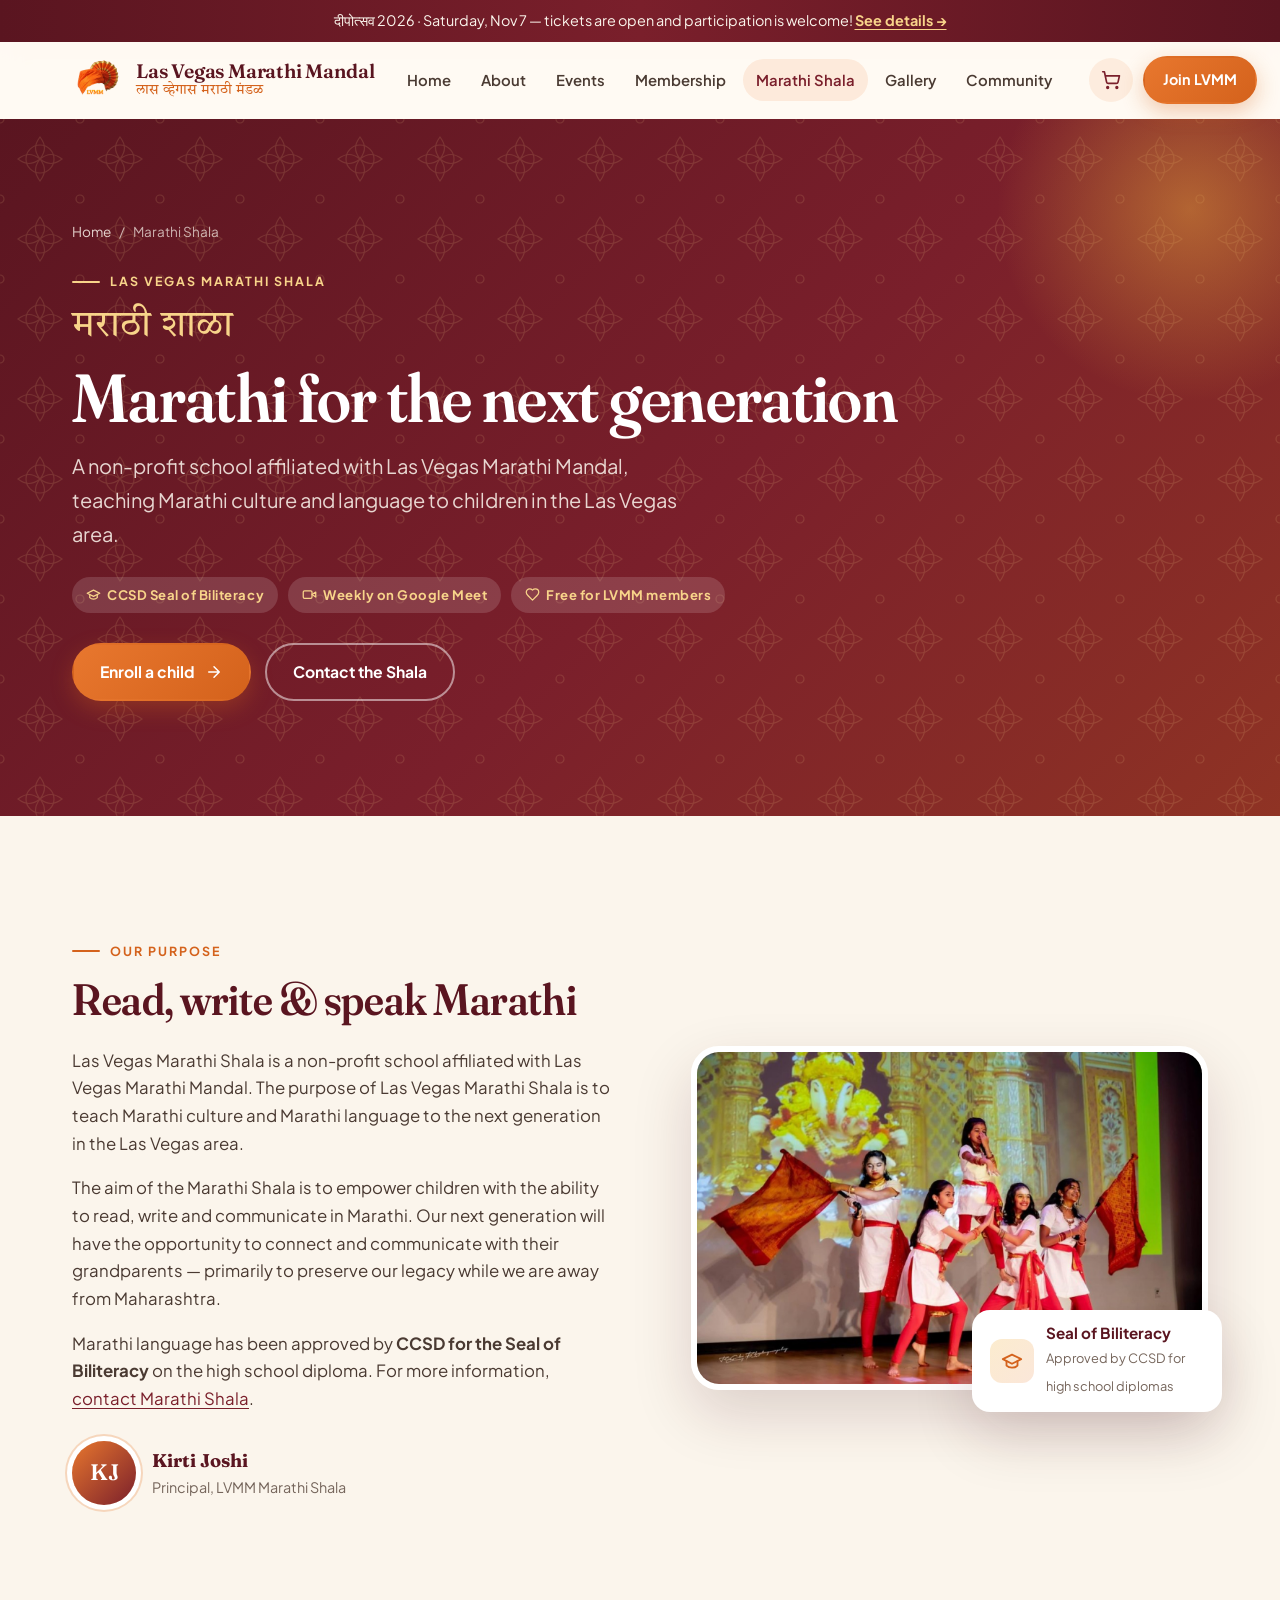
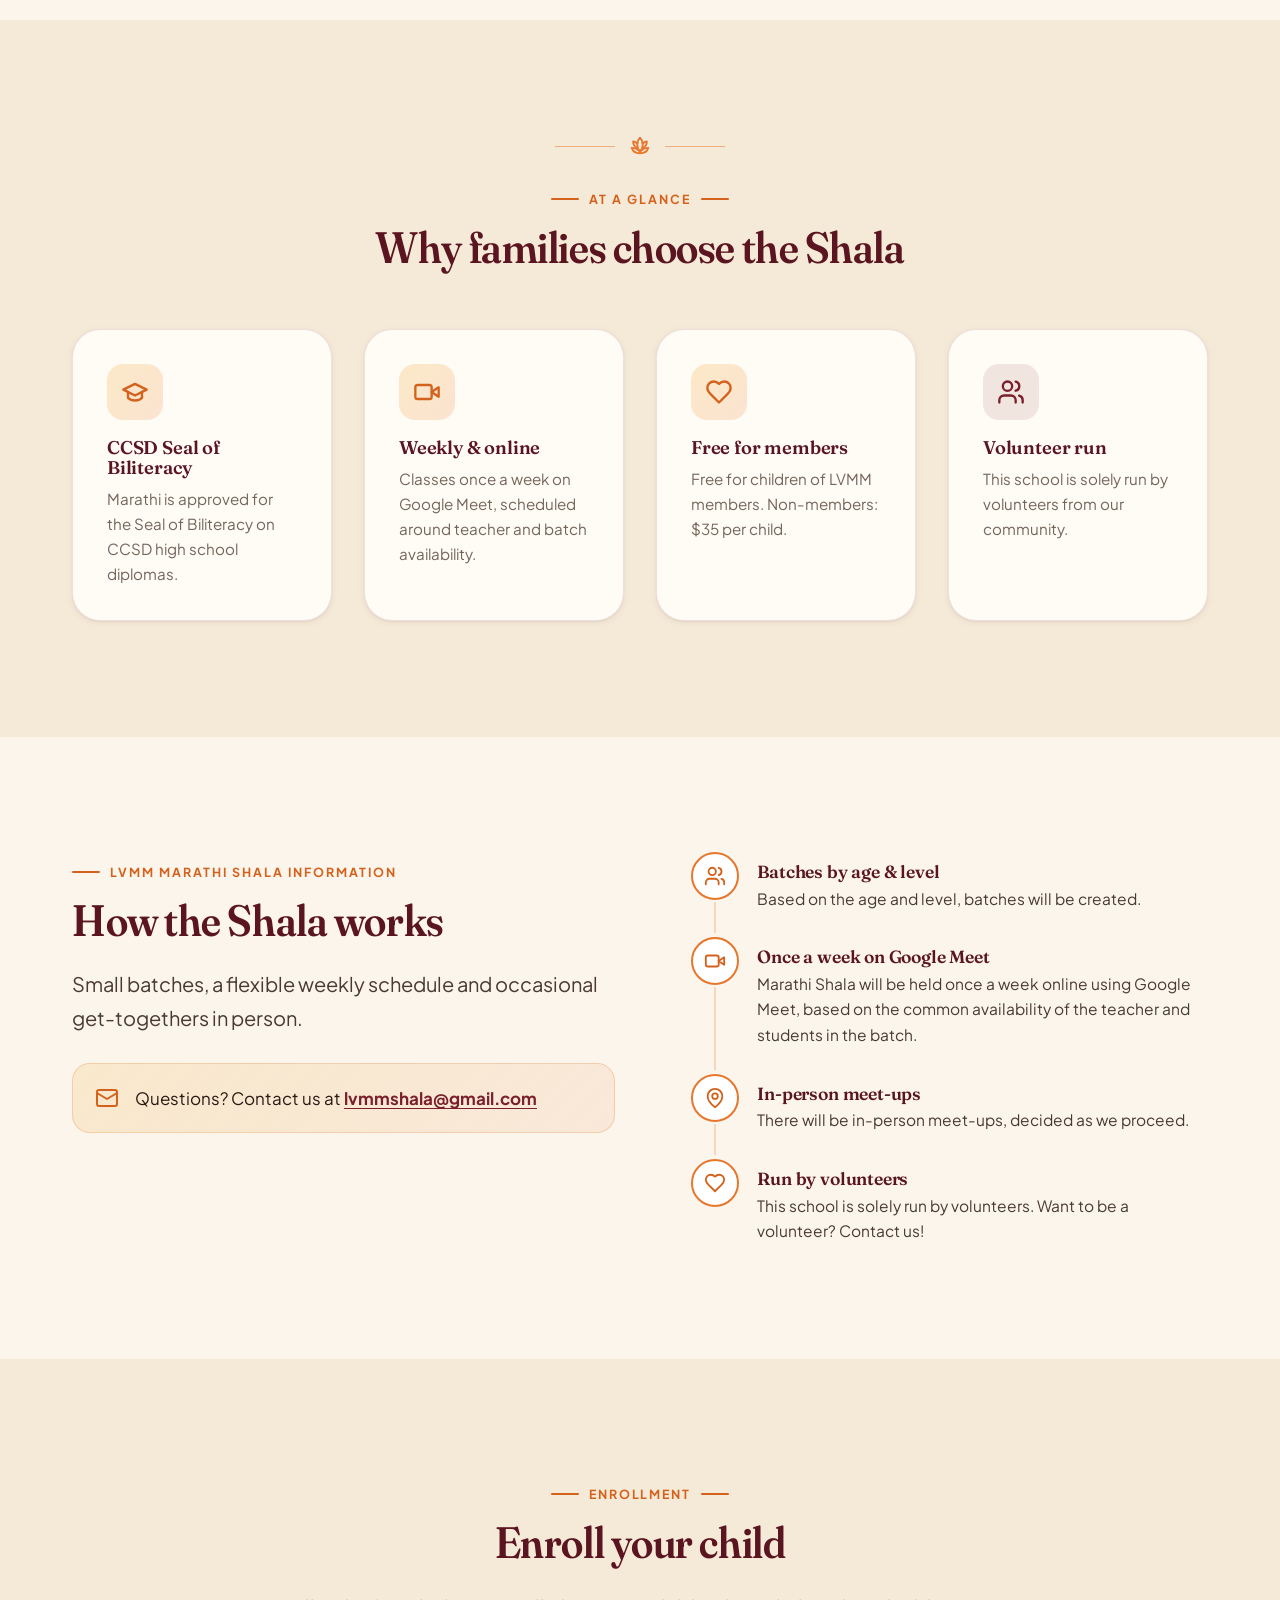
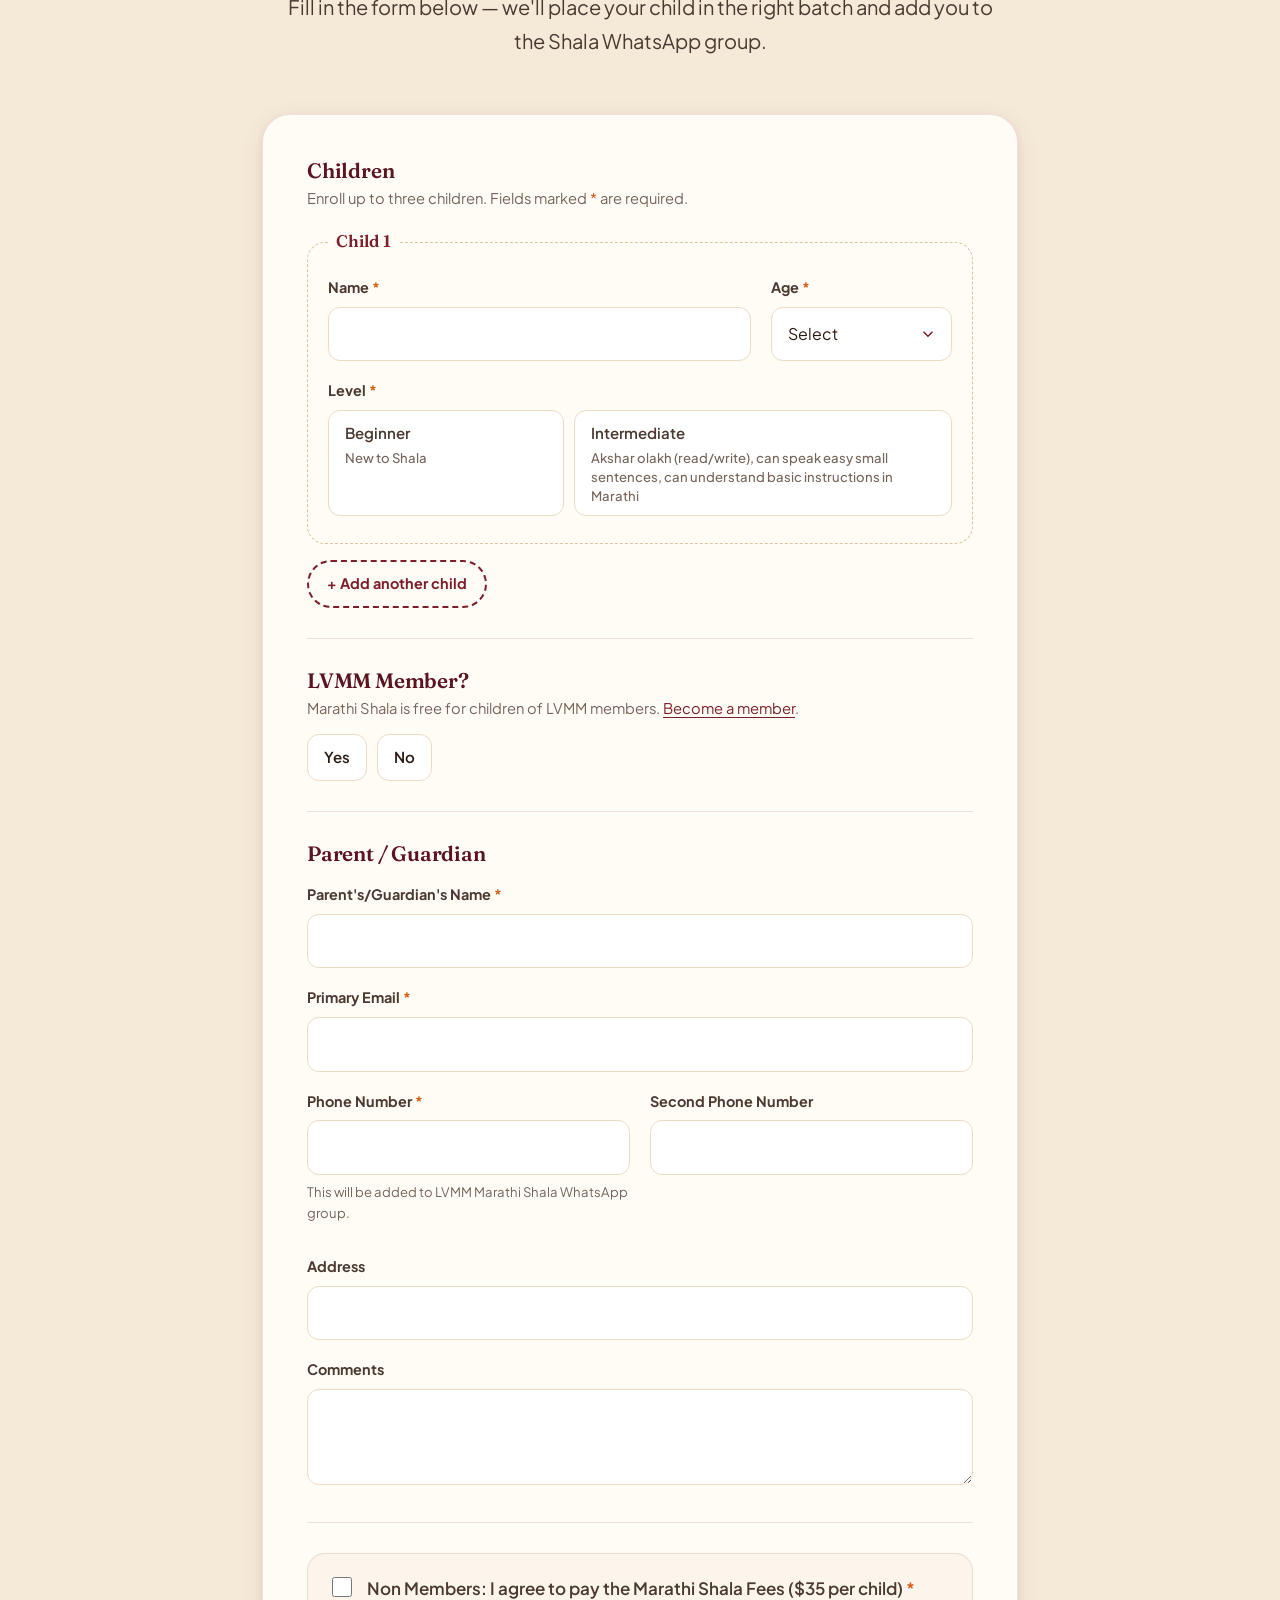
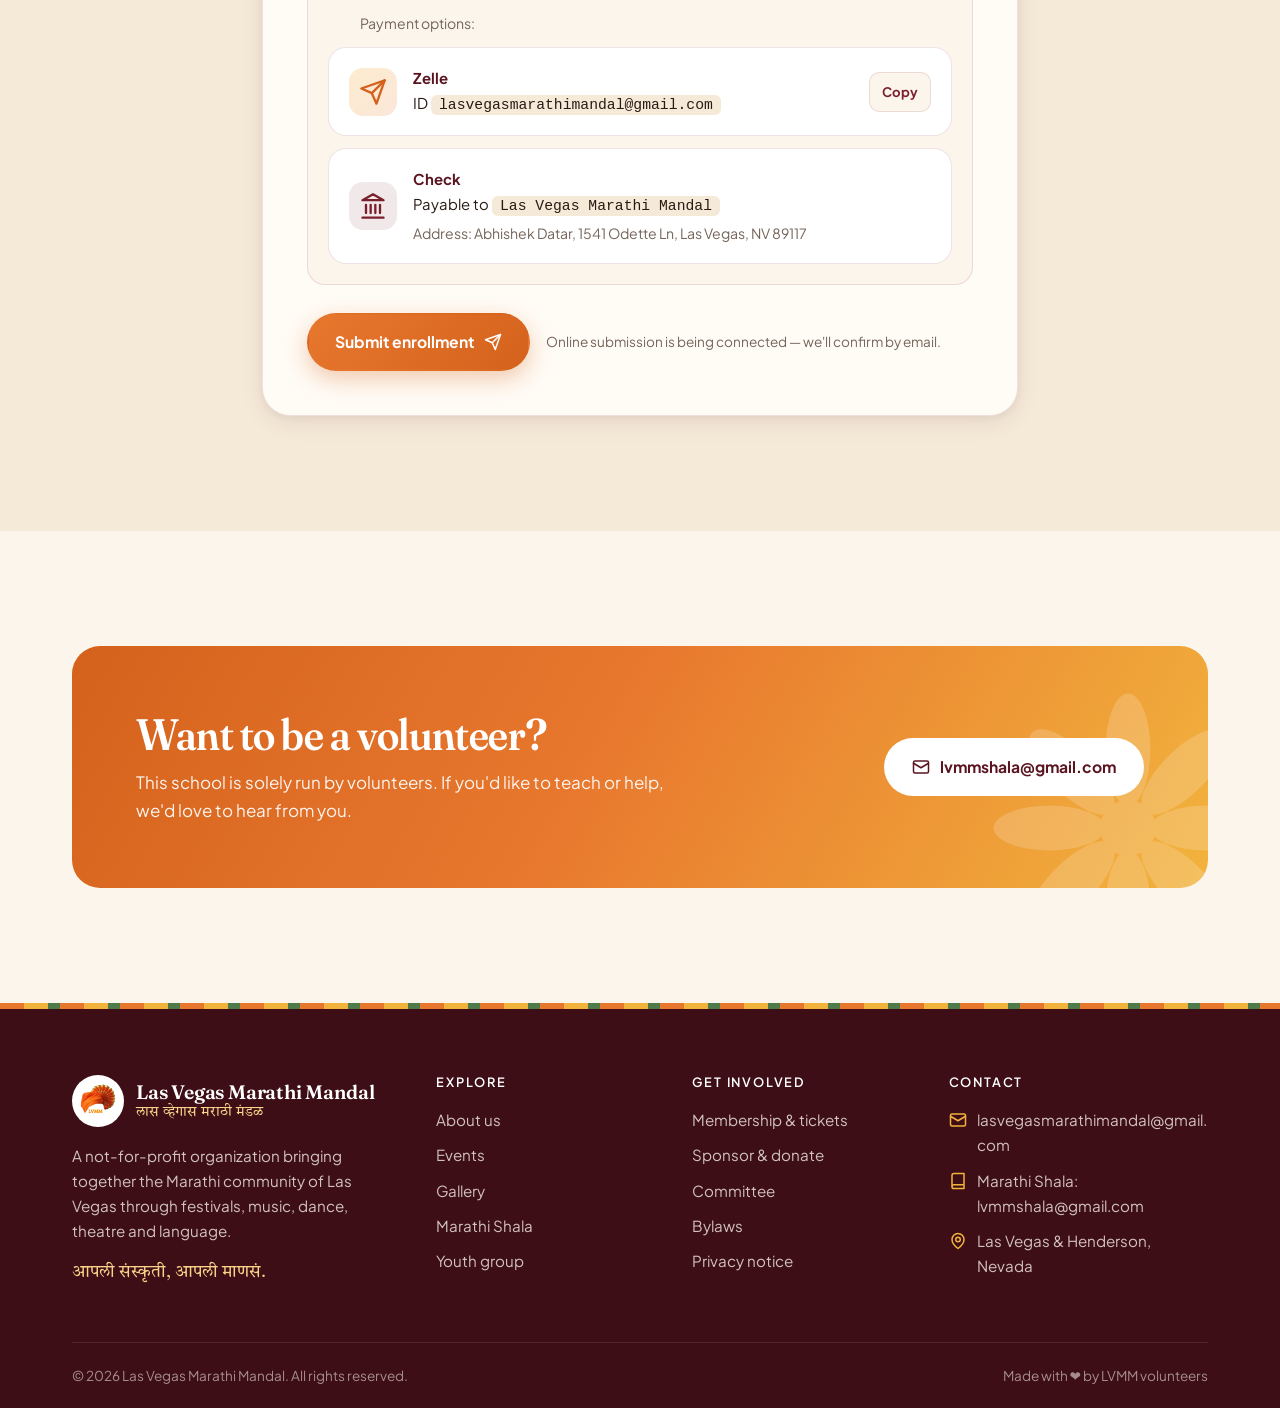
<file: marathi-shala.html>
<!doctype html>
<html lang="en">
<head>
  <meta charset="utf-8">
  <meta name="viewport" content="width=device-width, initial-scale=1">
  <title>Marathi Shala — Las Vegas Marathi Mandal</title>
  <meta name="description" content="Las Vegas Marathi Shala teaches Marathi language and culture to the next generation. Weekly online classes, CCSD Seal of Biliteracy, free for LVMM member children.">
  <meta name="theme-color" content="#7a1f2b">
  <link rel="icon" href="assets/img/logo.png">
  <link rel="preconnect" href="https://fonts.googleapis.com">
  <link rel="preconnect" href="https://fonts.gstatic.com" crossorigin>
  <link href="https://fonts.googleapis.com/css2?family=Fraunces:ital,opsz,wght,SOFT@0,9..144,400..700,0..100;1,9..144,400..700,0..100&family=Plus+Jakarta+Sans:wght@400;500;600;700;800&family=Tiro+Devanagari+Marathi:ital@0;1&display=swap" rel="stylesheet">
  <link rel="stylesheet" href="assets/css/styles.css">
  <style>
    [hidden] { display: none !important; }
    .page-hero h1 .mr { display: block; font-size: .55em; color: var(--marigold-300); font-weight: 400; margin-bottom: .3em; letter-spacing: 0; }
    .hero-chips { display: flex; flex-wrap: wrap; gap: 10px; margin-top: 26px; }
    .hero-chips .pill { font-size: .82rem; padding: 7px 14px; }
    .pill svg { width: 15px; height: 15px; }
    .highlight h3 { font-size: 1.15rem; }
    .highlight p { font-size: .95rem; }
    .photo-frame { position: relative; }
    .photo-frame img { width: 100%; border-radius: var(--radius-lg); box-shadow: var(--shadow-lg); border: 6px solid #fff; aspect-ratio: 3/2; object-fit: cover; }
    .photo-frame .badge-card {
      position: absolute; right: -14px; bottom: -22px; background: #fff; border-radius: var(--radius); padding: 14px 18px;
      box-shadow: var(--shadow-lg); display: flex; gap: 12px; align-items: center; max-width: 250px;
    }
    .photo-frame .badge-card .icon-badge { margin: 0; width: 44px; height: 44px; border-radius: 12px; flex: none; }
    .photo-frame .badge-card .icon-badge svg { width: 22px; height: 22px; }
    .photo-frame .badge-card strong { display: block; color: var(--maroon-800); line-height: 1.2; font-size: .95rem; }
    .photo-frame .badge-card span { font-size: .8rem; color: var(--text-muted); }
    @media (max-width: 620px) { .photo-frame .badge-card { position: relative; right: auto; bottom: auto; margin: -34px 12px 0 auto; width: fit-content; } }
    .timeline { list-style: none; margin: 0; padding: 0; display: grid; gap: 0; }
    .timeline li { display: grid; grid-template-columns: 48px 1fr; gap: 18px; position: relative; padding-bottom: 26px; }
    .timeline li:last-child { padding-bottom: 0; }
    .timeline li::after { content: ""; position: absolute; left: 23px; top: 50px; bottom: 4px; width: 2px; background: rgba(232,119,46,.25); }
    .timeline li:last-child::after { display: none; }
    .timeline .dot { width: 48px; height: 48px; border-radius: 50%; display: grid; place-items: center; background: #fff; border: 2px solid var(--saffron-500); color: var(--saffron-600); }
    .timeline .dot svg { width: 22px; height: 22px; }
    .timeline h3 { font-size: 1.1rem; margin: 10px 0 4px; }
    .timeline p { margin: 0; color: var(--ink-700); font-size: .97rem; }
    .principal { display: flex; gap: 16px; align-items: center; margin-top: 28px; }
    .principal .avatar { width: 64px; height: 64px; font-size: 1.4rem; margin: 0; flex: none; }
    .form-section-title { font-family: var(--font-display); color: var(--maroon-800); font-size: 1.3rem; margin: 0 0 4px; }
    .form-block + .form-block { margin-top: 30px; padding-top: 30px; border-top: 1px solid var(--border); }
    .child-set .form-grid { grid-template-columns: 1.4fr .6fr; }
    .child-set .level-field { grid-column: 1 / -1; }
    .child-set + .child-set { margin-top: 16px; }
    .child-head { display: flex; justify-content: space-between; align-items: center; gap: 12px; }
    .add-child { margin-top: 16px; border-style: dashed; }
    .choice.level span { align-items: flex-start; flex-direction: column; gap: 2px; text-align: left; white-space: normal; }
    .choice.level small { font-weight: 500; color: var(--text-muted); font-size: .82rem; line-height: 1.45; }
    .choice-group.levels { display: grid; grid-template-columns: 1fr 1.6fr; }
    .choice-group.levels .choice span { height: 100%; width: 100%; }
    .agree { display: flex; gap: 12px; align-items: flex-start; font-weight: 600; color: var(--ink-700); cursor: pointer; }
    .agree input { width: 20px; height: 20px; margin-top: 3px; accent-color: var(--saffron-600); flex: none; }
    .fees-box { background: var(--cream-100); border: 1px solid var(--border); border-radius: var(--radius); padding: 20px; }
    .fees-box .pay-method { margin-top: 12px; font-size: .93rem; }
    .fees-box .pay-method > div { min-width: 0; }
    @media (max-width: 620px) {
      .child-set .form-grid, .choice-group.levels { grid-template-columns: 1fr; }
      .fees-box { padding: 16px; }
      .fees-box .pay-method { position: relative; display: block; padding: 14px 16px; }
      .fees-box .pay-method .icon-badge { display: none; }
      .fees-box .pay-method code { display: block; width: fit-content; max-width: 100%; font-size: .8rem; word-break: normal; overflow-wrap: anywhere; margin-top: 4px; }
      .fees-box .copy-btn { position: absolute; top: 10px; right: 10px; margin: 0; padding: 5px 10px; }
      .fees-box > p { margin-left: 0 !important; }
    }
  </style>
</head>
<body data-page="shala">
  <div id="site-header"></div>

  <main id="main">
    <section class="page-hero">
      <div class="container">
        <nav class="breadcrumb" aria-label="Breadcrumb"><a href="index.html">Home</a><span>/</span><span>Marathi Shala</span></nav>
        <span class="eyebrow">Las Vegas Marathi Shala</span>
        <h1><span class="mr" lang="mr">मराठी शाळा</span>Marathi for the next generation</h1>
        <p class="lead">A non-profit school affiliated with Las Vegas Marathi Mandal, teaching Marathi culture and language to children in the Las Vegas area.</p>
        <div class="hero-chips">
          <span class="pill light"><i data-icon="graduation"></i> CCSD Seal of Biliteracy</span>
          <span class="pill light"><i data-icon="video"></i> Weekly on Google Meet</span>
          <span class="pill light"><i data-icon="heart"></i> Free for LVMM members</span>
        </div>
        <div class="btn-row" style="margin-top:30px">
          <a class="btn btn-primary" href="#enroll">Enroll a child <i data-icon="arrowRight"></i></a>
          <a class="btn btn-ghost-light" href="mailto:lvmmshala@gmail.com">Contact the Shala</a>
        </div>
      </div>
    </section>

    <!-- About -->
    <section class="section">
      <div class="container split">
        <div class="reveal">
          <span class="eyebrow">Our purpose</span>
          <h2>Read, write &amp; speak Marathi</h2>
          <div class="prose">
            <p>Las Vegas Marathi Shala is a non-profit school affiliated with Las Vegas Marathi Mandal. The purpose of Las Vegas Marathi Shala is to teach Marathi culture and Marathi language to the next generation in the Las Vegas area.</p>
            <p>The aim of the Marathi Shala is to empower children with the ability to read, write and communicate in Marathi. Our next generation will have the opportunity to connect and communicate with their grandparents — primarily to preserve our legacy while we are away from Maharashtra.</p>
            <p>Marathi language has been approved by <strong>CCSD for the Seal of Biliteracy</strong> on the high school diploma. For more information, <a href="mailto:lvmmshala@gmail.com">contact Marathi Shala</a>.</p>
          </div>
          <div class="principal">
            <div class="avatar" aria-hidden="true">KJ</div>
            <div><strong style="color:var(--maroon-800);font-family:var(--font-display);font-size:1.15rem">Kirti Joshi</strong><div class="muted" style="font-size:.9rem">Principal, LVMM Marathi Shala</div></div>
          </div>
        </div>
        <div class="photo-frame reveal reveal-delay-2">
          <img src="assets/img/gallery/g17.jpg" alt="Children in white and red traditional outfits performing a dance with saffron scarves on stage" loading="lazy">
          <div class="badge-card">
            <div class="icon-badge"><i data-icon="graduation"></i></div>
            <div><strong>Seal of Biliteracy</strong><span>Approved by CCSD for high school diplomas</span></div>
          </div>
        </div>
      </div>
    </section>

    <!-- Highlights -->
    <section class="section section-alt">
      <div class="container">
        <div class="section-head center reveal">
          <div class="divider-motif"><i data-icon="lotus"></i></div>
          <span class="eyebrow">At a glance</span>
          <h2>Why families choose the Shala</h2>
        </div>
        <div class="grid grid-4">
          <div class="card highlight reveal">
            <div class="icon-badge"><i data-icon="graduation"></i></div>
            <h3>CCSD Seal of Biliteracy</h3>
            <p class="muted">Marathi is approved for the Seal of Biliteracy on CCSD high school diplomas.</p>
          </div>
          <div class="card highlight reveal reveal-delay-1">
            <div class="icon-badge"><i data-icon="video"></i></div>
            <h3>Weekly &amp; online</h3>
            <p class="muted">Classes once a week on Google Meet, scheduled around teacher and batch availability.</p>
          </div>
          <div class="card highlight reveal reveal-delay-2">
            <div class="icon-badge"><i data-icon="heart"></i></div>
            <h3>Free for members</h3>
            <p class="muted">Free for children of LVMM members. Non-members: $35 per child.</p>
          </div>
          <div class="card highlight reveal reveal-delay-3">
            <div class="icon-badge maroon"><i data-icon="users"></i></div>
            <h3>Volunteer run</h3>
            <p class="muted">This school is solely run by volunteers from our community.</p>
          </div>
        </div>
      </div>
    </section>

    <!-- How it works -->
    <section class="section">
      <div class="container split" style="align-items:start">
        <div class="reveal">
          <span class="eyebrow">LVMM Marathi Shala information</span>
          <h2>How the Shala works</h2>
          <p class="lead">Small batches, a flexible weekly schedule and occasional get-togethers in person.</p>
          <div class="callout" style="margin-top:28px">
            <i data-icon="mail"></i>
            <p>Questions? Contact us at <a href="mailto:lvmmshala@gmail.com"><strong>lvmmshala@gmail.com</strong></a></p>
          </div>
        </div>
        <ol class="timeline reveal reveal-delay-1">
          <li><span class="dot"><i data-icon="users"></i></span><div><h3>Batches by age &amp; level</h3><p>Based on the age and level, batches will be created.</p></div></li>
          <li><span class="dot"><i data-icon="video"></i></span><div><h3>Once a week on Google Meet</h3><p>Marathi Shala will be held once a week online using Google Meet, based on the common availability of the teacher and students in the batch.</p></div></li>
          <li><span class="dot"><i data-icon="pin"></i></span><div><h3>In-person meet-ups</h3><p>There will be in-person meet-ups, decided as we proceed.</p></div></li>
          <li><span class="dot"><i data-icon="heart"></i></span><div><h3>Run by volunteers</h3><p>This school is solely run by volunteers. Want to be a volunteer? Contact us!</p></div></li>
        </ol>
      </div>
    </section>

    <!-- Enrollment -->
    <section class="section section-alt" id="enroll">
      <div class="container container-narrow">
        <div class="section-head center reveal">
          <span class="eyebrow">Enrollment</span>
          <h2>Enroll your child</h2>
          <p class="lead">Fill in the form below — we'll place your child in the right batch and add you to the Shala WhatsApp group.</p>
        </div>

        <div class="form-card reveal">
          <form data-demo-form="shala-success" novalidate id="shala-form">
            <!-- Children -->
            <div class="form-block">
              <h3 class="form-section-title">Children</h3>
              <p class="muted" style="font-size:.92rem;margin-bottom:18px">Enroll up to three children. Fields marked <span style="color:var(--saffron-600)">*</span> are required.</p>

              <fieldset class="fieldset child-set" id="child-1">
                <legend>Child 1</legend>
                <div class="form-grid">
                  <div class="field">
                    <label for="c1-name">Name <span class="req">*</span></label>
                    <input class="input" id="c1-name" name="child1_name" required autocomplete="off">
                  </div>
                  <div class="field">
                    <label for="c1-age">Age <span class="req">*</span></label>
                    <select class="select" id="c1-age" name="child1_age" required data-ages>
                      <option value="" disabled selected>Select</option>
                    </select>
                  </div>
                  <div class="field level-field">
                    <span class="label" id="c1-level-l">Level <span class="req" style="color:var(--saffron-600)">*</span></span>
                    <div class="choice-group levels" role="radiogroup" aria-labelledby="c1-level-l">
                      <label class="choice level"><input type="radio" name="child1_level" value="Beginner" required><span>Beginner<small>New to Shala</small></span></label>
                      <label class="choice level"><input type="radio" name="child1_level" value="Intermediate"><span>Intermediate<small>Akshar olakh (read/write), can speak easy small sentences, can understand basic instructions in Marathi</small></span></label>
                    </div>
                  </div>
                </div>
              </fieldset>

              <fieldset class="fieldset child-set" id="child-2" hidden>
                <legend>Child 2 <span class="muted" style="font-family:var(--font-body);font-size:.8rem;font-weight:500">(optional)</span></legend>
                <div class="form-grid">
                  <div class="field">
                    <label for="c2-name">Name</label>
                    <input class="input" id="c2-name" name="child2_name" autocomplete="off">
                  </div>
                  <div class="field">
                    <label for="c2-age">Age</label>
                    <select class="select" id="c2-age" name="child2_age" data-ages data-optional>
                      <option value="-na-" selected>-na-</option>
                    </select>
                  </div>
                  <div class="field level-field">
                    <span class="label" id="c2-level-l">Level</span>
                    <div class="choice-group levels" role="radiogroup" aria-labelledby="c2-level-l">
                      <label class="choice level"><input type="radio" name="child2_level" value="Beginner"><span>Beginner<small>New to Shala</small></span></label>
                      <label class="choice level"><input type="radio" name="child2_level" value="Intermediate"><span>Intermediate<small>Akshar olakh (read/write), can speak easy small sentences, can understand basic instructions in Marathi</small></span></label>
                    </div>
                  </div>
                </div>
                <button type="button" class="link-btn" data-remove-child="2" style="margin-top:14px">Remove child 2</button>
              </fieldset>

              <fieldset class="fieldset child-set" id="child-3" hidden>
                <legend>Child 3 <span class="muted" style="font-family:var(--font-body);font-size:.8rem;font-weight:500">(optional)</span></legend>
                <div class="form-grid">
                  <div class="field">
                    <label for="c3-name">Name</label>
                    <input class="input" id="c3-name" name="child3_name" autocomplete="off">
                  </div>
                  <div class="field">
                    <label for="c3-age">Age</label>
                    <select class="select" id="c3-age" name="child3_age" data-ages data-optional>
                      <option value="-na-" selected>-na-</option>
                    </select>
                  </div>
                  <div class="field level-field">
                    <span class="label" id="c3-level-l">Level</span>
                    <div class="choice-group levels" role="radiogroup" aria-labelledby="c3-level-l">
                      <label class="choice level"><input type="radio" name="child3_level" value="Beginner"><span>Beginner<small>New to Shala</small></span></label>
                      <label class="choice level"><input type="radio" name="child3_level" value="Intermediate"><span>Intermediate<small>Akshar olakh (read/write), can speak easy small sentences, can understand basic instructions in Marathi</small></span></label>
                    </div>
                  </div>
                </div>
                <button type="button" class="link-btn" data-remove-child="3" style="margin-top:14px">Remove child 3</button>
              </fieldset>

              <button type="button" class="btn btn-outline btn-sm add-child" id="add-child">+ Add another child</button>
            </div>

            <!-- Membership -->
            <div class="form-block">
              <h3 class="form-section-title" id="member-l">LVMM Member?</h3>
              <p class="muted" style="font-size:.92rem;margin-bottom:14px">Marathi Shala is free for children of LVMM members. <a href="membership.html">Become a member</a>.</p>
              <div class="choice-group" role="radiogroup" aria-labelledby="member-l">
                <label class="choice"><input type="radio" name="lvmm_member" value="Yes" required><span>Yes</span></label>
                <label class="choice"><input type="radio" name="lvmm_member" value="No"><span>No</span></label>
              </div>
            </div>

            <!-- Parent -->
            <div class="form-block">
              <h3 class="form-section-title" style="margin-bottom:18px">Parent / Guardian</h3>
              <div class="form-grid">
                <div class="field full">
                  <label for="p-name">Parent's/Guardian's Name <span class="req">*</span></label>
                  <input class="input" id="p-name" name="parent_name" required autocomplete="name">
                </div>
                <div class="field full">
                  <label for="p-email">Primary Email <span class="req">*</span></label>
                  <input class="input" id="p-email" name="email" type="email" required autocomplete="email">
                </div>
                <div class="field">
                  <label for="p-phone">Phone Number <span class="req">*</span></label>
                  <input class="input" id="p-phone" name="phone" type="tel" maxlength="12" required autocomplete="tel" aria-describedby="p-phone-hint">
                  <p class="hint" id="p-phone-hint">This will be added to LVMM Marathi Shala WhatsApp group.</p>
                </div>
                <div class="field">
                  <label for="p-phone2">Second Phone Number</label>
                  <input class="input" id="p-phone2" name="phone2" type="tel" maxlength="12" autocomplete="off">
                </div>
                <div class="field full">
                  <label for="p-address">Address</label>
                  <input class="input" id="p-address" name="address" autocomplete="street-address">
                </div>
                <div class="field full">
                  <label for="p-comments">Comments</label>
                  <textarea class="textarea" id="p-comments" name="comments" style="min-height:96px"></textarea>
                </div>
              </div>
            </div>

            <!-- Fees -->
            <div class="form-block">
              <div class="fees-box">
                <label class="agree"><input type="checkbox" name="fee_agree" id="fee_agree"> <span>Non Members: I agree to pay the Marathi Shala Fees ($35 per child) <span style="color:var(--saffron-600)">*</span></span></label>
                <p class="muted" style="font-size:.88rem;margin:10px 0 4px 32px">Payment options:</p>
                <div class="pay-method">
                  <div class="icon-badge"><i data-icon="send"></i></div>
                  <div><strong>Zelle</strong>ID <code>lasvegasmarathimandal@gmail.com</code></div>
                  <button class="copy-btn" type="button" data-copy="lasvegasmarathimandal@gmail.com">Copy</button>
                </div>
                <div class="pay-method">
                  <div class="icon-badge maroon"><i data-icon="bank"></i></div>
                  <div><strong>Check</strong>Payable to <code>Las Vegas Marathi Mandal</code><div class="muted" style="font-size:.88rem;margin-top:4px">Address: Abhishek Datar, 1541 Odette Ln, Las Vegas, NV 89117</div></div>
                </div>
              </div>
            </div>

            <div style="margin-top:28px;display:flex;flex-wrap:wrap;gap:16px;align-items:center">
              <button class="btn btn-primary" type="submit">Submit enrollment <i data-icon="send"></i></button>
              <span class="muted" style="font-size:.85rem">Online submission is being connected — we'll confirm by email.</span>
            </div>
          </form>

          <div class="form-success" id="shala-success" role="status">
            <div class="icon-badge" style="margin:0 auto 18px;width:76px;height:76px;border-radius:50%"><i data-icon="check"></i></div>
            <h3 style="font-size:1.7rem"><span class="mr" lang="mr">धन्यवाद!</span> Thank you</h3>
            <p class="muted" style="max-width:460px;margin:0 auto">We've received your enrollment details. The Shala team will be in touch about batches and add you to the WhatsApp group. Questions? Email <a href="mailto:lvmmshala@gmail.com">lvmmshala@gmail.com</a>.</p>
          </div>
        </div>
      </div>
    </section>

    <!-- Volunteer -->
    <section class="section">
      <div class="container">
        <div class="cta-band reveal">
          <div>
            <h2>Want to be a volunteer?</h2>
            <p>This school is solely run by volunteers. If you'd like to teach or help, we'd love to hear from you.</p>
          </div>
          <div class="btn-row">
            <a class="btn btn-light" href="mailto:lvmmshala@gmail.com?subject=Marathi%20Shala%20Volunteer"><i data-icon="mail"></i> lvmmshala@gmail.com</a>
          </div>
        </div>
      </div>
    </section>
  </main>

  <div id="site-footer"></div>
  <script src="assets/js/site.js"></script>
  <script>
    (function () {
      // Age options 5–17
      document.querySelectorAll("select[data-ages]").forEach(function (sel) {
        for (var a = 5; a <= 17; a++) { var o = document.createElement("option"); o.value = o.textContent = a; sel.appendChild(o); }
      });
      // Add / remove extra children
      var addBtn = document.getElementById("add-child");
      var sets = [document.getElementById("child-2"), document.getElementById("child-3")];
      function sync() { addBtn.hidden = sets.every(function (s) { return !s.hidden; }); }
      addBtn.addEventListener("click", function () {
        var next = sets.find(function (s) { return s.hidden; });
        if (next) { next.hidden = false; next.querySelector("input").focus(); }
        sync();
      });
      document.querySelectorAll("[data-remove-child]").forEach(function (b) {
        b.addEventListener("click", function () {
          var fs = document.getElementById("child-" + b.dataset.removeChild);
          fs.querySelectorAll("input[type=text], input:not([type])").forEach(function (i) { i.value = ""; });
          fs.querySelectorAll("input[type=radio]").forEach(function (i) { i.checked = false; });
          fs.querySelector("select").value = "-na-";
          fs.hidden = true; sync(); addBtn.focus();
        });
      });
    })();
      // Fee agreement is required only for non-members
    (function () {
      var fee = document.getElementById("fee_agree");
      document.querySelectorAll('input[name="lvmm_member"]').forEach(function (r) {
        r.addEventListener("change", function () { fee.required = r.value === "No" && r.checked; });
      });
    })();
  </script>
</body>
</html>
</file>
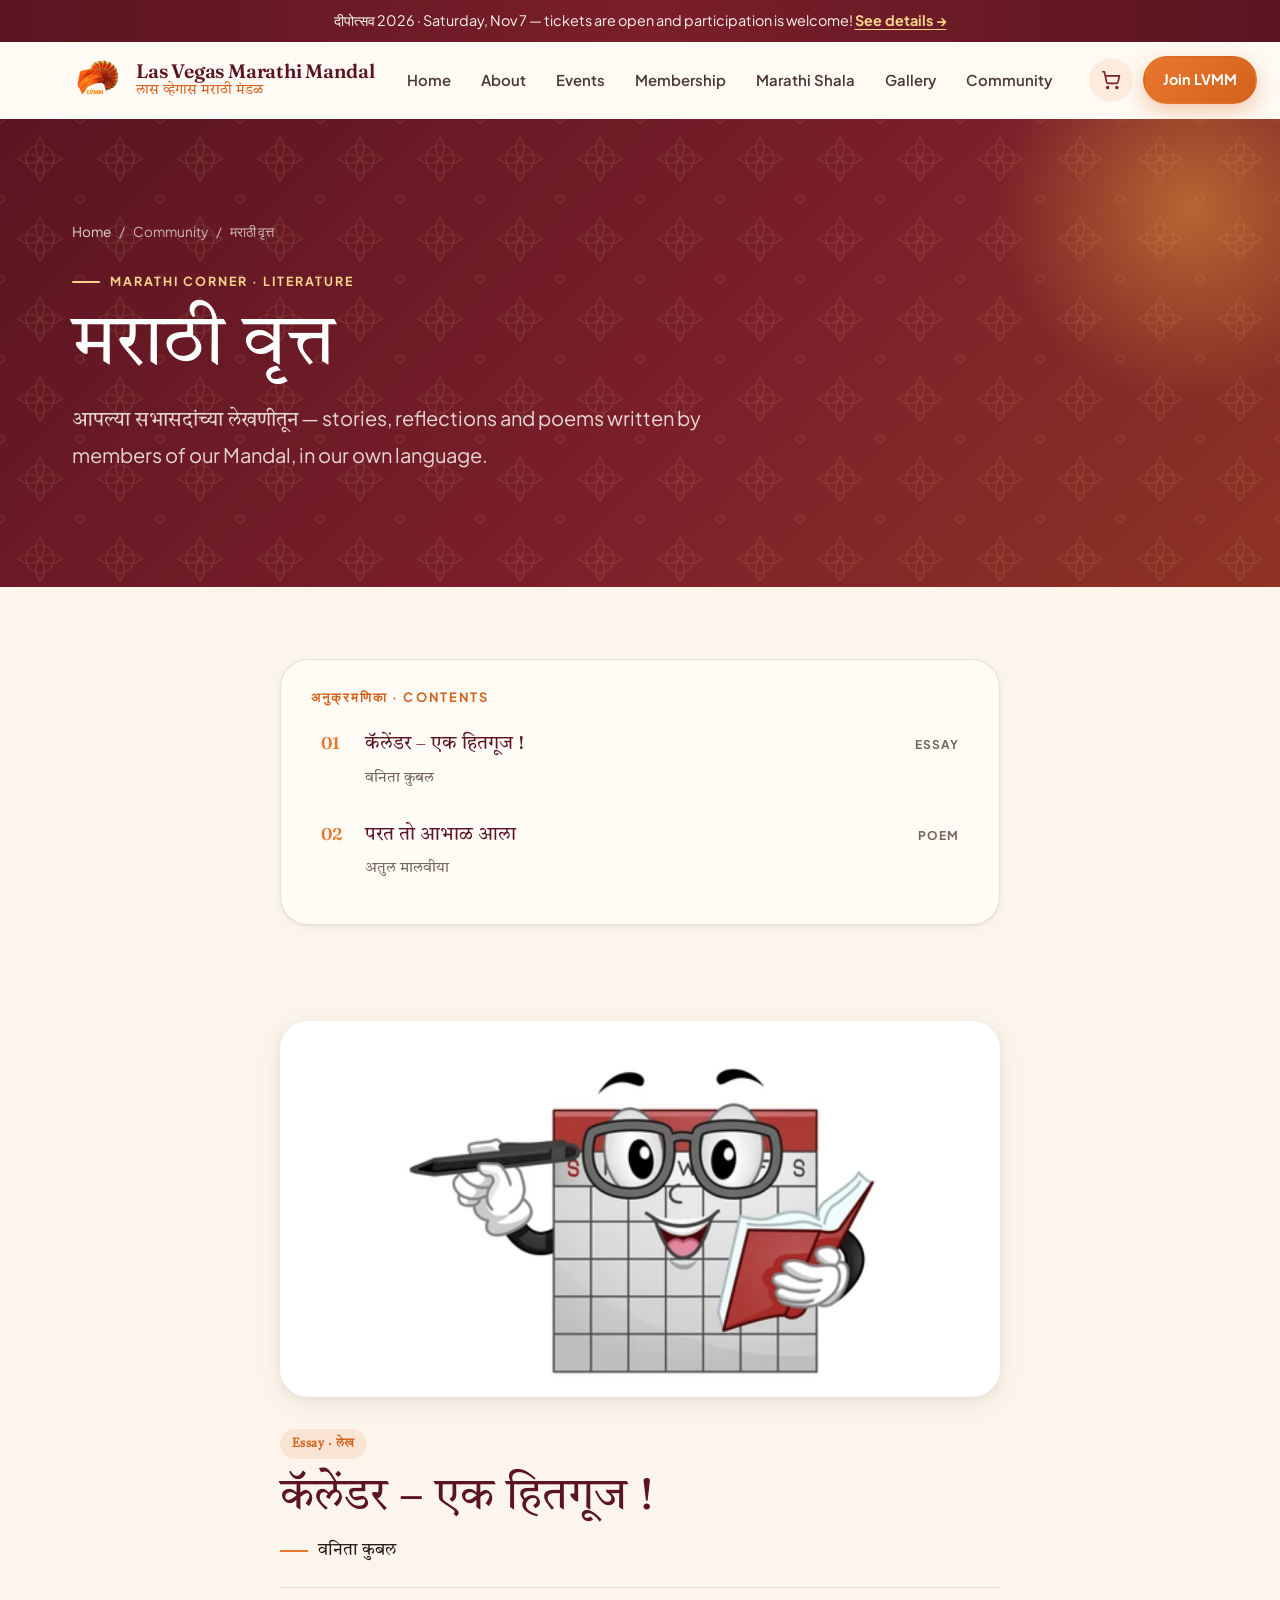
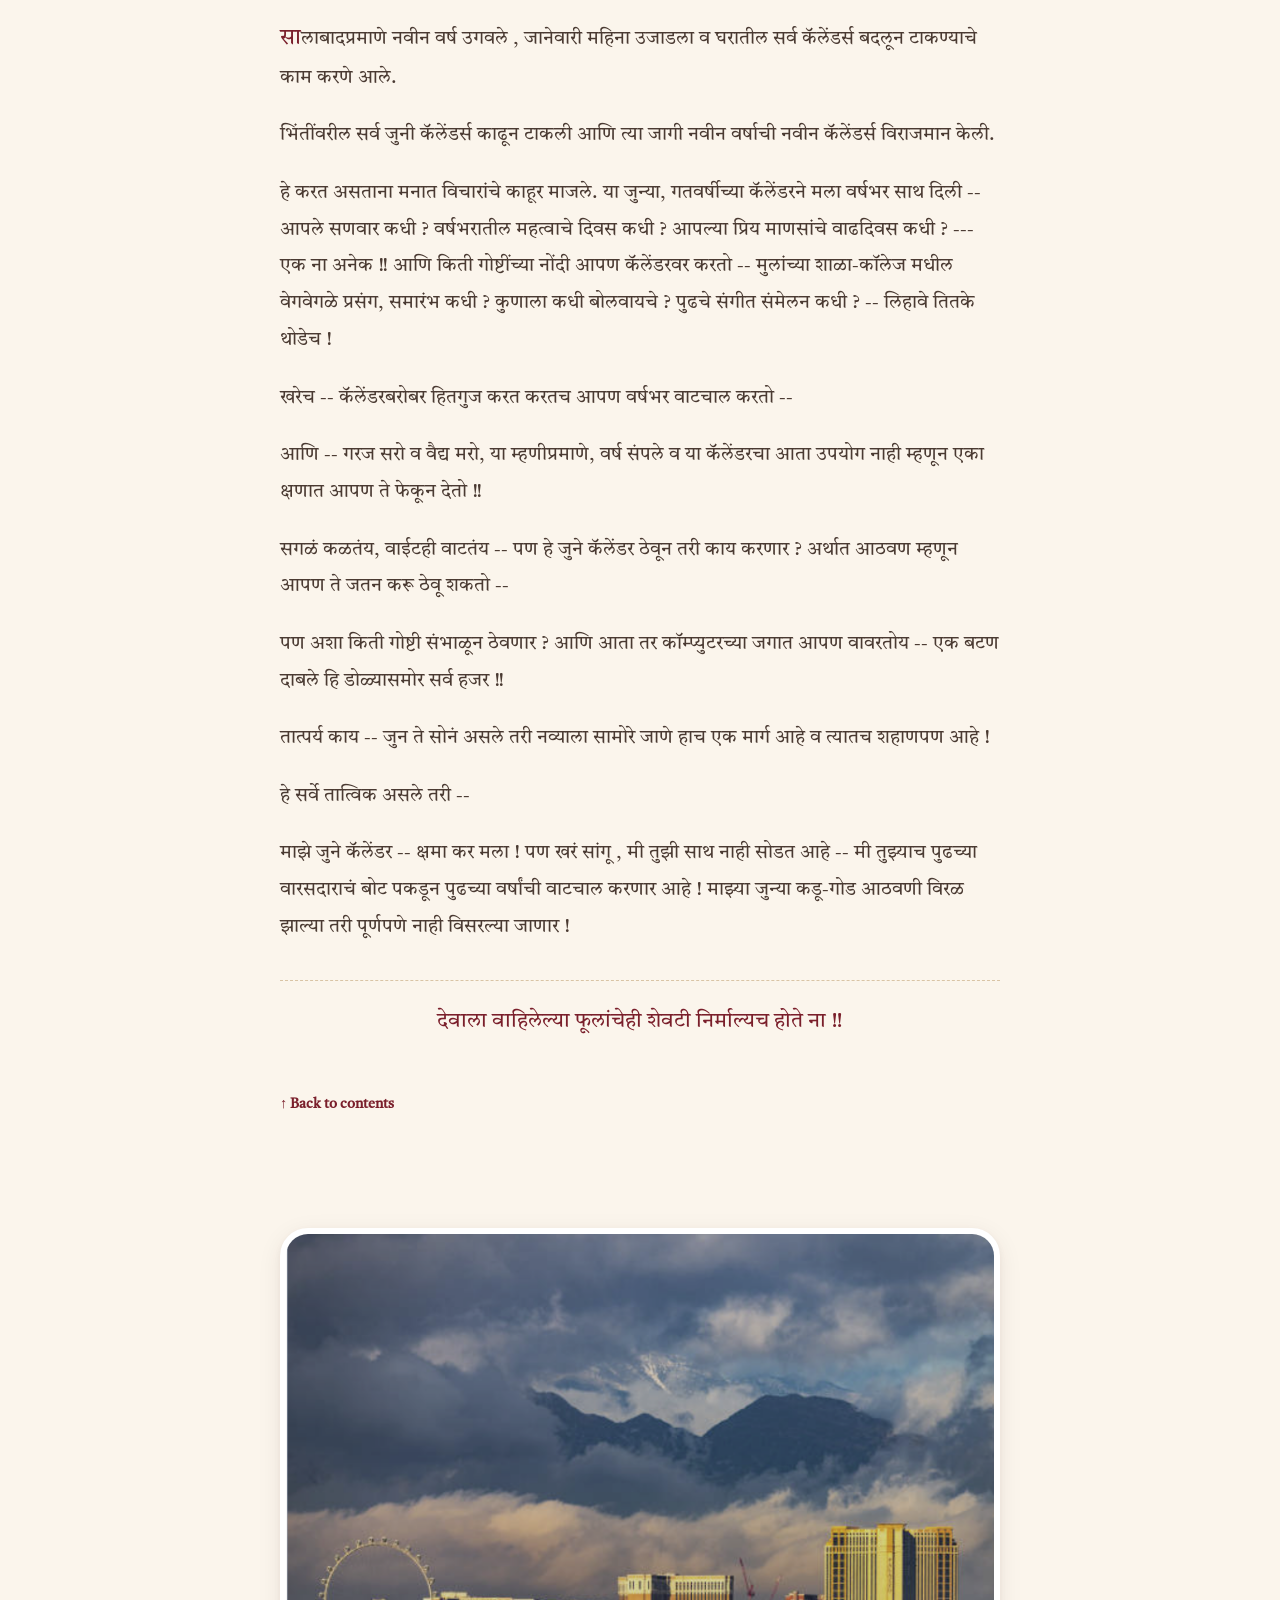
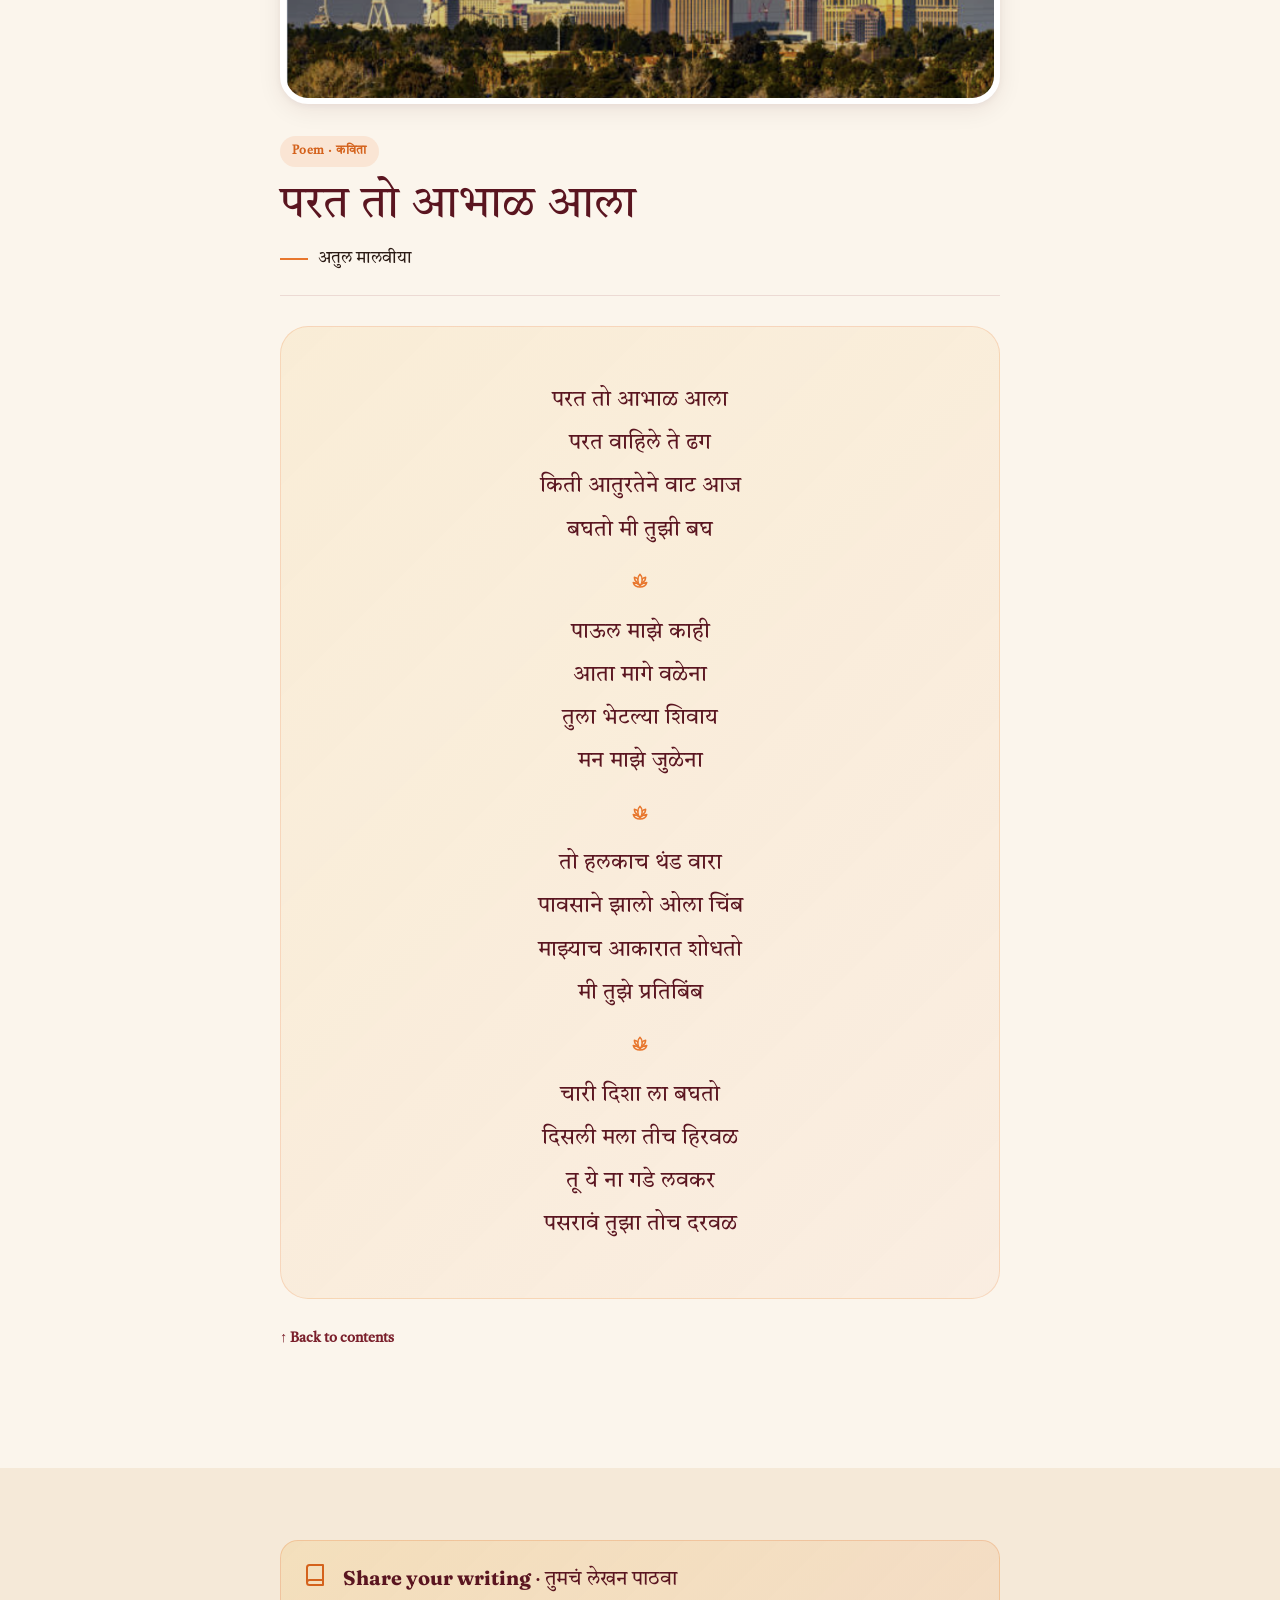
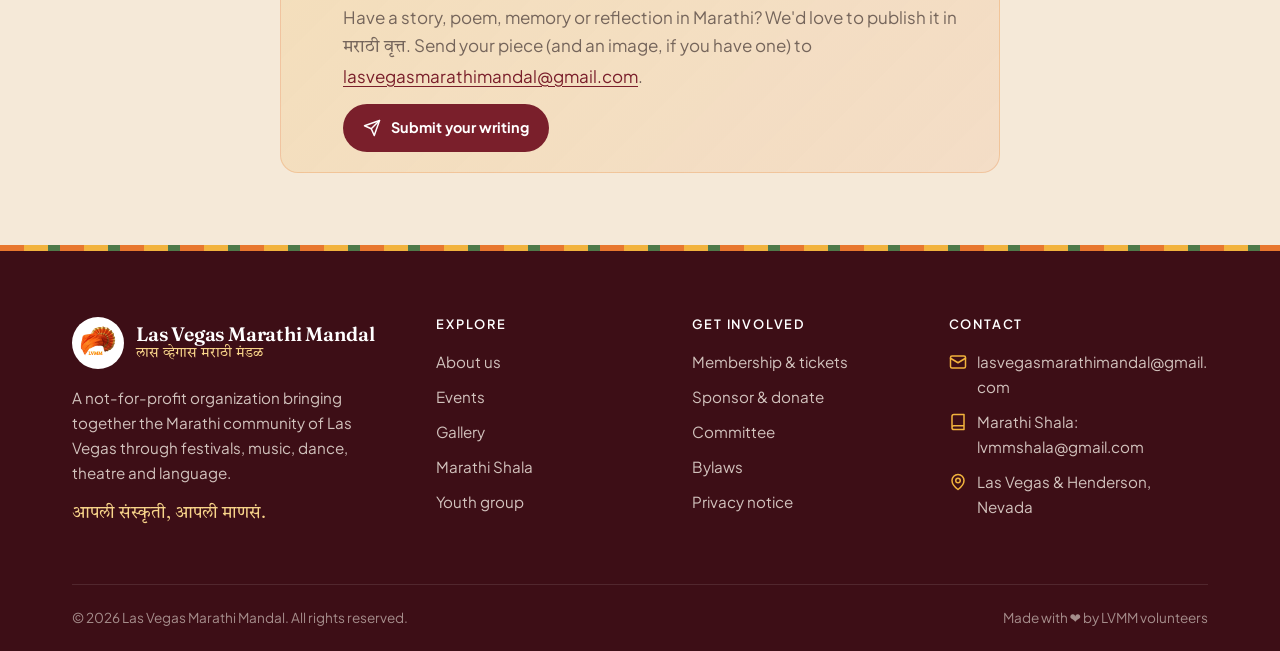
<file: marathi-vrutta.html>
<!doctype html>
<html lang="en">
<head>
  <meta charset="utf-8">
  <meta name="viewport" content="width=device-width, initial-scale=1">
  <title>मराठी वृत्त — Marathi Corner — Las Vegas Marathi Mandal</title>
  <meta name="description" content="मराठी वृत्त: a Marathi literary corner with stories and poems written by members of Las Vegas Marathi Mandal.">
  <meta name="theme-color" content="#7a1f2b">
  <link rel="icon" href="assets/img/logo.png">
  <link rel="preconnect" href="https://fonts.googleapis.com">
  <link rel="preconnect" href="https://fonts.gstatic.com" crossorigin>
  <link href="https://fonts.googleapis.com/css2?family=Fraunces:ital,opsz,wght,SOFT@0,9..144,400..700,0..100;1,9..144,400..700,0..100&family=Plus+Jakarta+Sans:wght@400;500;600;700;800&family=Tiro+Devanagari+Marathi:ital@0;1&display=swap" rel="stylesheet">
  <link rel="stylesheet" href="assets/css/styles.css">
  <style>
    /* मराठी वृत्त — reading layout */
    .page-hero h1.mr { font-weight: 400; letter-spacing: 0; font-size: clamp(2.6rem, 6vw, 4.5rem); }
    .reading { max-width: 720px; margin: 0 auto; }
    .toc { background: var(--surface); border: 1px solid var(--border); border-radius: var(--radius-lg); padding: clamp(22px, 3vw, 30px); box-shadow: var(--shadow-sm); }
    .toc h2 { font-family: var(--font-body); font-size: .8rem; letter-spacing: .16em; text-transform: uppercase; color: var(--saffron-600); margin-bottom: 12px; font-weight: 700; }
    .toc ol { list-style: none; counter-reset: toc; padding: 0; margin: 0; display: grid; gap: 4px; }
    .toc li { counter-increment: toc; }
    .toc a { display: grid; grid-template-columns: 34px 1fr auto; align-items: baseline; gap: 10px; padding: 12px 10px; border-radius: 12px; text-decoration: none; color: var(--ink-900); transition: background .2s; }
    .toc a:hover { background: var(--cream-200); color: var(--maroon-700); }
    .toc a::before { content: counter(toc, decimal-leading-zero); font-family: var(--font-display); color: var(--saffron-500); font-weight: 600; }
    .toc .t { font-family: var(--font-marathi); font-size: 1.2rem; color: var(--maroon-800); }
    .toc .a { font-family: var(--font-marathi); font-size: .95rem; color: var(--text-muted); }
    .toc .k { font-size: .75rem; font-weight: 700; letter-spacing: .08em; text-transform: uppercase; color: var(--text-muted); }
    .piece { scroll-margin-top: calc(var(--header-h) + 24px); }
    .piece + .piece { margin-top: clamp(64px, 9vw, 110px); }
    .piece-figure { margin: 0 0 32px; border-radius: var(--radius-lg); overflow: hidden; background: #fff; border: 6px solid #fff; box-shadow: var(--shadow); }
    .piece-figure img { width: 100%; height: auto; }
    .piece-figure.contain { background: #fff; padding: 12px 24px; }
    .piece-figure.contain img { max-height: 340px; width: auto; margin: 0 auto; }
    .piece-kind { margin-bottom: 10px; }
    .piece h2.mr { font-weight: 400; letter-spacing: 0; font-size: clamp(2rem, 4.2vw, 2.8rem); line-height: 1.3; margin-bottom: 10px; }
    .piece .byline { display: flex; align-items: center; gap: 10px; margin: 0 0 30px; padding-bottom: 22px; border-bottom: 1px solid var(--border); }
    .piece .byline::before { content: ""; width: 28px; height: 2px; background: var(--saffron-500); }
    .article p { margin: 0 0 1.1em; }
    .article p:first-of-type::first-letter { font-size: 1.15em; color: var(--maroon-700); }
    .article .closing { text-align: center; font-size: 1.3rem; color: var(--maroon-700); margin-top: 1.6em; padding: 1em 0 0; border-top: 1px dashed var(--sand); }
    .poem-wrap { background: linear-gradient(135deg, rgba(242,179,61,.12), rgba(232,119,46,.06)); border: 1px solid rgba(232,119,46,.2); border-radius: var(--radius-lg); padding: clamp(28px, 5vw, 52px) clamp(22px, 5vw, 56px); text-align: center; }
    .poem { margin: 0; font-size: clamp(1.15rem, 2.2vw, 1.35rem); }
    .poem + .poem { margin-top: 1.6em; }
    .stanza-mark { display: block; color: var(--saffron-500); margin: 1.2em auto; width: 18px; height: 18px; }
    .callout .btn svg { width: 18px; height: 18px; margin: 0; color: currentColor; }
    .back-top { display: inline-flex; align-items: center; gap: 6px; margin-top: 28px; font-size: .9rem; font-weight: 700; text-decoration: none; }
    .callout > div { min-width: 0; } .callout a[href^="mailto"], .cta-band a[href^="mailto"]:not(.btn) { overflow-wrap: anywhere; }
  </style>
</head>
<body data-page="vrutta">
  <div id="site-header"></div>

  <main id="main">
    <section class="page-hero">
      <div class="container">
        <nav class="breadcrumb" aria-label="Breadcrumb"><a href="index.html">Home</a><span>/</span><span>Community</span><span>/</span><span>मराठी वृत्त</span></nav>
        <span class="eyebrow">Marathi Corner · Literature</span>
        <h1 class="mr" lang="mr">मराठी वृत्त</h1>
        <p class="lead"><span class="mr" lang="mr">आपल्या सभासदांच्या लेखणीतून</span> — stories, reflections and poems written by members of our Mandal, in our own language.</p>
      </div>
    </section>

    <section class="section" style="padding-top:clamp(40px,6vw,72px)">
      <div class="container">
        <div class="reading">
          <nav class="toc reveal" aria-labelledby="toc-title" id="contents">
            <h2 id="toc-title">अनुक्रमणिका · Contents</h2>
            <ol>
              <li><a href="#calendar"><span><span class="t" lang="mr">कॅलेंडर – एक हितगूज !</span><br><span class="a" lang="mr">वनिता कुबल</span></span><span class="k">Essay</span></a></li>
              <li><a href="#aabhal"><span><span class="t" lang="mr">परत तो आभाळ आला</span><br><span class="a" lang="mr">अतुल मालवीया</span></span><span class="k">Poem</span></a></li>
            </ol>
          </nav>

          <div style="height:clamp(56px,8vw,96px)"></div>

          <!-- Piece 1 -->
          <article class="piece" id="calendar" lang="mr">
            <figure class="piece-figure contain reveal">
              <img src="assets/img/vrutta-1.png" alt="Cartoon of a cheerful calendar wearing glasses, holding a pen and reading a book" width="833" height="582" loading="lazy">
            </figure>
            <span class="pill piece-kind" lang="en">Essay · लेख</span>
            <h2 class="mr">कॅलेंडर – एक हितगूज !</h2>
            <p class="byline">वनिता कुबल</p>
            <div class="article">
              <p>सालाबादप्रमाणे नवीन वर्ष उगवले , जानेवारी महिना उजाडला व घरातील सर्व कॅलेंडर्स बदलून टाकण्याचे काम करणे आले.</p>
              <p>भिंतींवरील सर्व जुनी कॅलेंडर्स काढून टाकली आणि त्या जागी नवीन वर्षाची नवीन कॅलेंडर्स विराजमान केली.</p>
              <p>हे करत असताना मनात विचारांचे काहूर माजले.  या जुन्या, गतवर्षीच्या कॅलेंडरने मला वर्षभर साथ दिली --  आपले सणवार कधी ? वर्षभरातील महत्वाचे दिवस कधी ? आपल्या प्रिय माणसांचे वाढदिवस कधी  ? ---  एक ना अनेक !!  आणि किती गोष्टींच्या नोंदी आपण कॅलेंडरवर करतो -- मुलांच्या शाळा-कॉलेज मधील वेगवेगळे प्रसंग, समारंभ कधी ?  कुणाला कधी बोलवायचे ? पुढचे संगीत संमेलन कधी ? -- लिहावे तितके थोडेच !</p>
              <p>खरेच -- कॅलेंडरबरोबर हितगुज करत करतच आपण वर्षभर वाटचाल करतो --</p>
              <p>आणि -- गरज सरो व वैद्य मरो, या म्हणीप्रमाणे, वर्ष संपले व या कॅलेंडरचा आता उपयोग नाही म्हणून एका क्षणात आपण ते फेकून देतो !!</p>
              <p>सगळं कळतंय, वाईटही वाटतंय --  पण हे जुने कॅलेंडर ठेवून तरी काय करणार ? अर्थात आठवण म्हणून आपण ते जतन करू ठेवू शकतो --</p>
              <p>पण अशा किती गोष्टी संभाळून ठेवणार ? आणि आता तर कॉम्प्युटरच्या जगात आपण वावरतोय -- एक बटण दाबले हि डोळ्यासमोर सर्व हजर !!</p>
              <p>तात्पर्य काय -- जुन ते सोनं असले तरी नव्याला सामोरे जाणे हाच एक मार्ग आहे व त्यातच शहाणपण आहे !</p>
              <p>हे सर्वे तात्विक असले तरी --</p>
              <p>माझे जुने कॅलेंडर -- क्षमा कर मला ! पण खरं सांगू , मी तुझी साथ नाही सोडत आहे --  मी तुझ्याच पुढच्या वारसदाराचं  बोट पकडून पुढच्या वर्षांची वाटचाल करणार आहे ! माझ्या जुन्या कडू-गोड आठवणी विरळ झाल्या तरी पूर्णपणे नाही विसरल्या जाणार !</p>
              <p class="closing">देवाला वाहिलेल्या फूलांचेही शेवटी निर्माल्यच होते ना !!</p>
            </div>
            <a class="back-top" href="#contents" lang="en">↑ Back to contents</a>
          </article>

          <!-- Piece 2 -->
          <article class="piece" id="aabhal" lang="mr">
            <figure class="piece-figure reveal">
              <img src="assets/img/vrutta-2.png" alt="Las Vegas skyline beneath dramatic storm clouds with snow-capped mountains behind" width="757" height="496" loading="lazy">
            </figure>
            <span class="pill piece-kind" lang="en">Poem · कविता</span>
            <h2 class="mr">परत तो आभाळ आला</h2>
            <p class="byline">अतुल मालवीया</p>
            <div class="poem-wrap">
<p class="poem">परत तो आभाळ आला
परत वाहिले ते ढग
किती आतुरतेने वाट आज
बघतो मी तुझी बघ</p>
              <i data-icon="lotus" class="stanza-mark"></i>
<p class="poem">पाऊल माझे काही
आता मागे वळेना
तुला भेटल्या शिवाय
मन माझे जुळेना</p>
              <i data-icon="lotus" class="stanza-mark"></i>
<p class="poem">तो हलकाच थंड वारा
पावसाने झालो ओला चिंब
माझ्याच आकारात शोधतो
मी तुझे प्रतिबिंब</p>
              <i data-icon="lotus" class="stanza-mark"></i>
<p class="poem">चारी दिशा ला बघतो
दिसली मला तीच हिरवळ
तू ये ना गडे लवकर
पसरावं तुझा तोच दरवळ</p>
            </div>
            <a class="back-top" href="#contents" lang="en">↑ Back to contents</a>
          </article>
        </div>
      </div>
    </section>

    <section class="section-alt section-sm">
      <div class="container">
        <div class="reading">
          <div class="callout reveal">
            <i data-icon="book"></i>
            <div>
              <strong style="color:var(--maroon-800);font-family:var(--font-display);font-size:1.25rem">Share your writing <span class="mr" lang="mr" style="font-weight:400">· तुमचं लेखन पाठवा</span></strong>
              <p class="muted" style="margin:6px 0 14px">Have a story, poem, memory or reflection in Marathi? We'd love to publish it in <span class="mr" lang="mr">मराठी वृत्त</span>. Send your piece (and an image, if you have one) to <a href="mailto:lasvegasmarathimandal@gmail.com">lasvegasmarathimandal@gmail.com</a>.</p>
              <a class="btn btn-maroon btn-sm" href="mailto:lasvegasmarathimandal@gmail.com?subject=Submission%20for%20Marathi%20Vrutta"><i data-icon="send"></i> Submit your writing</a>
            </div>
          </div>
        </div>
      </div>
    </section>
  </main>

  <div id="site-footer"></div>
  <script src="assets/js/site.js"></script>
</body>
</html>
</file>
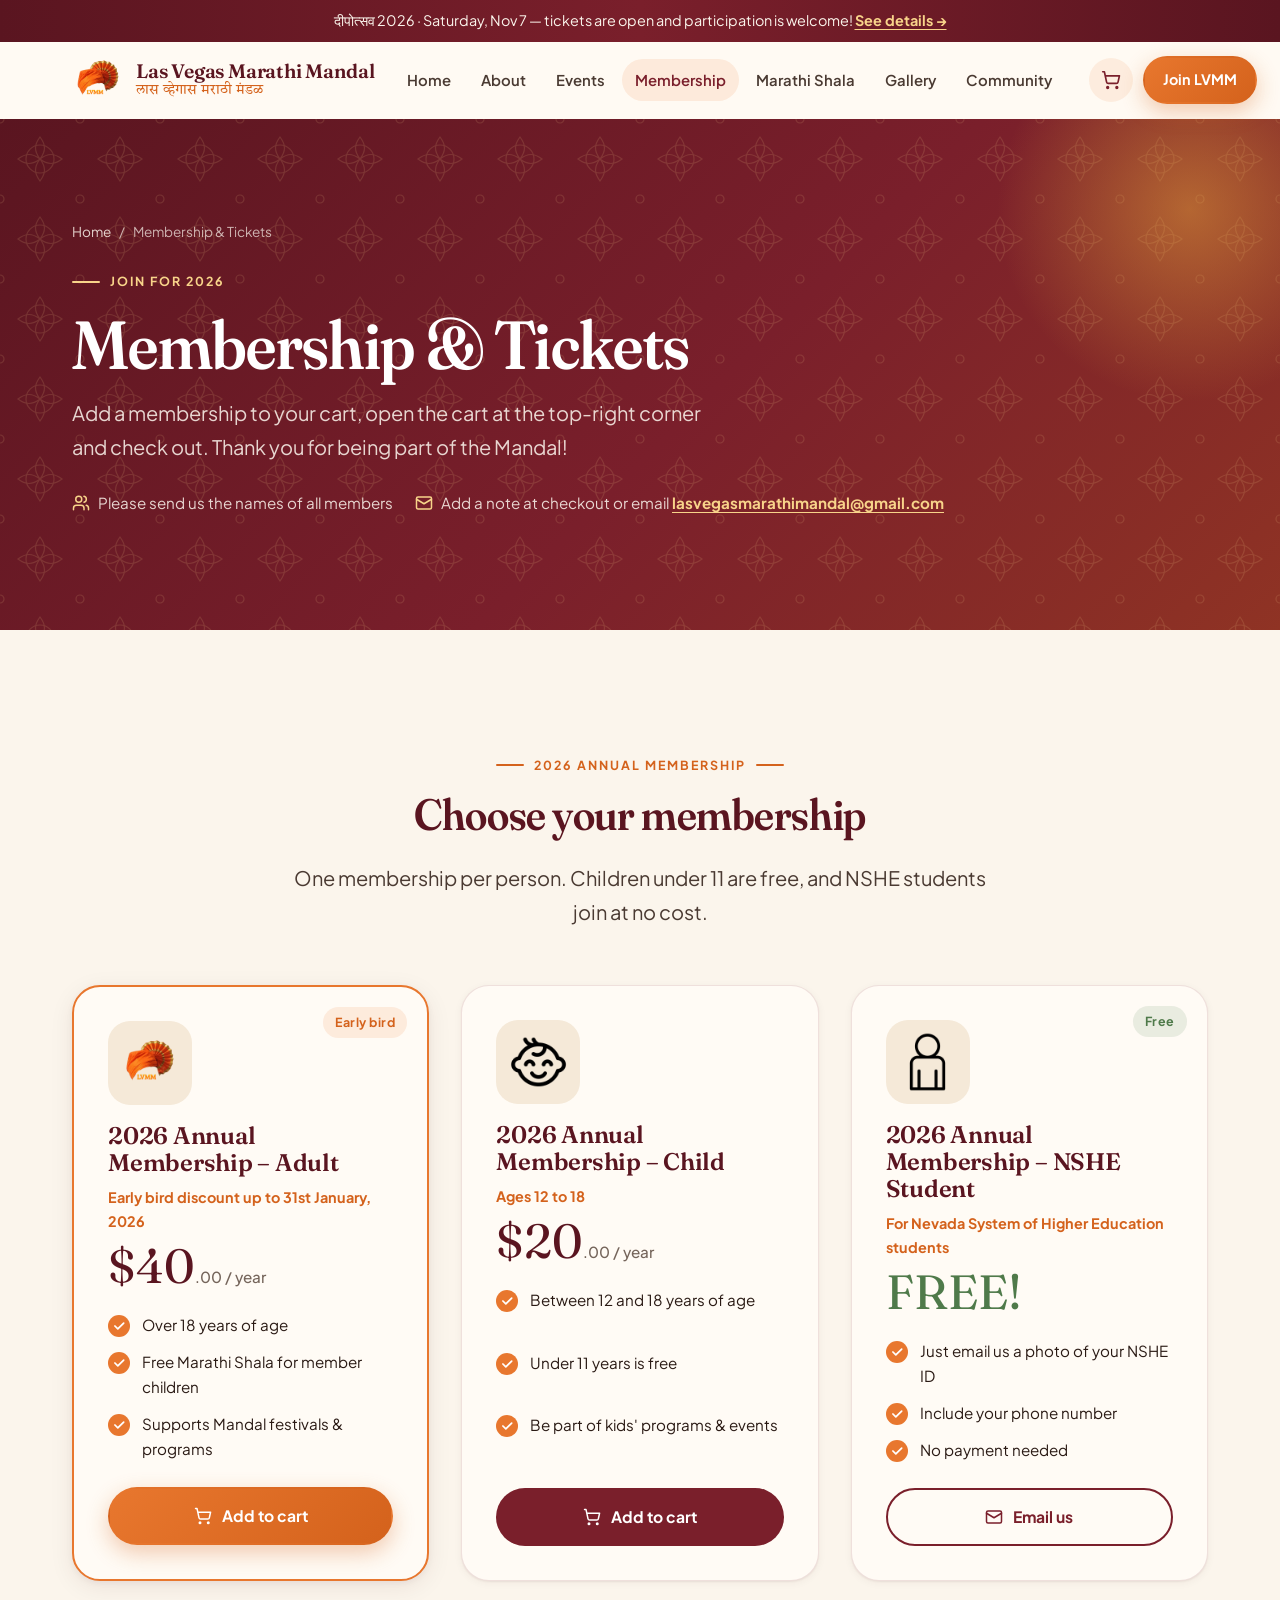
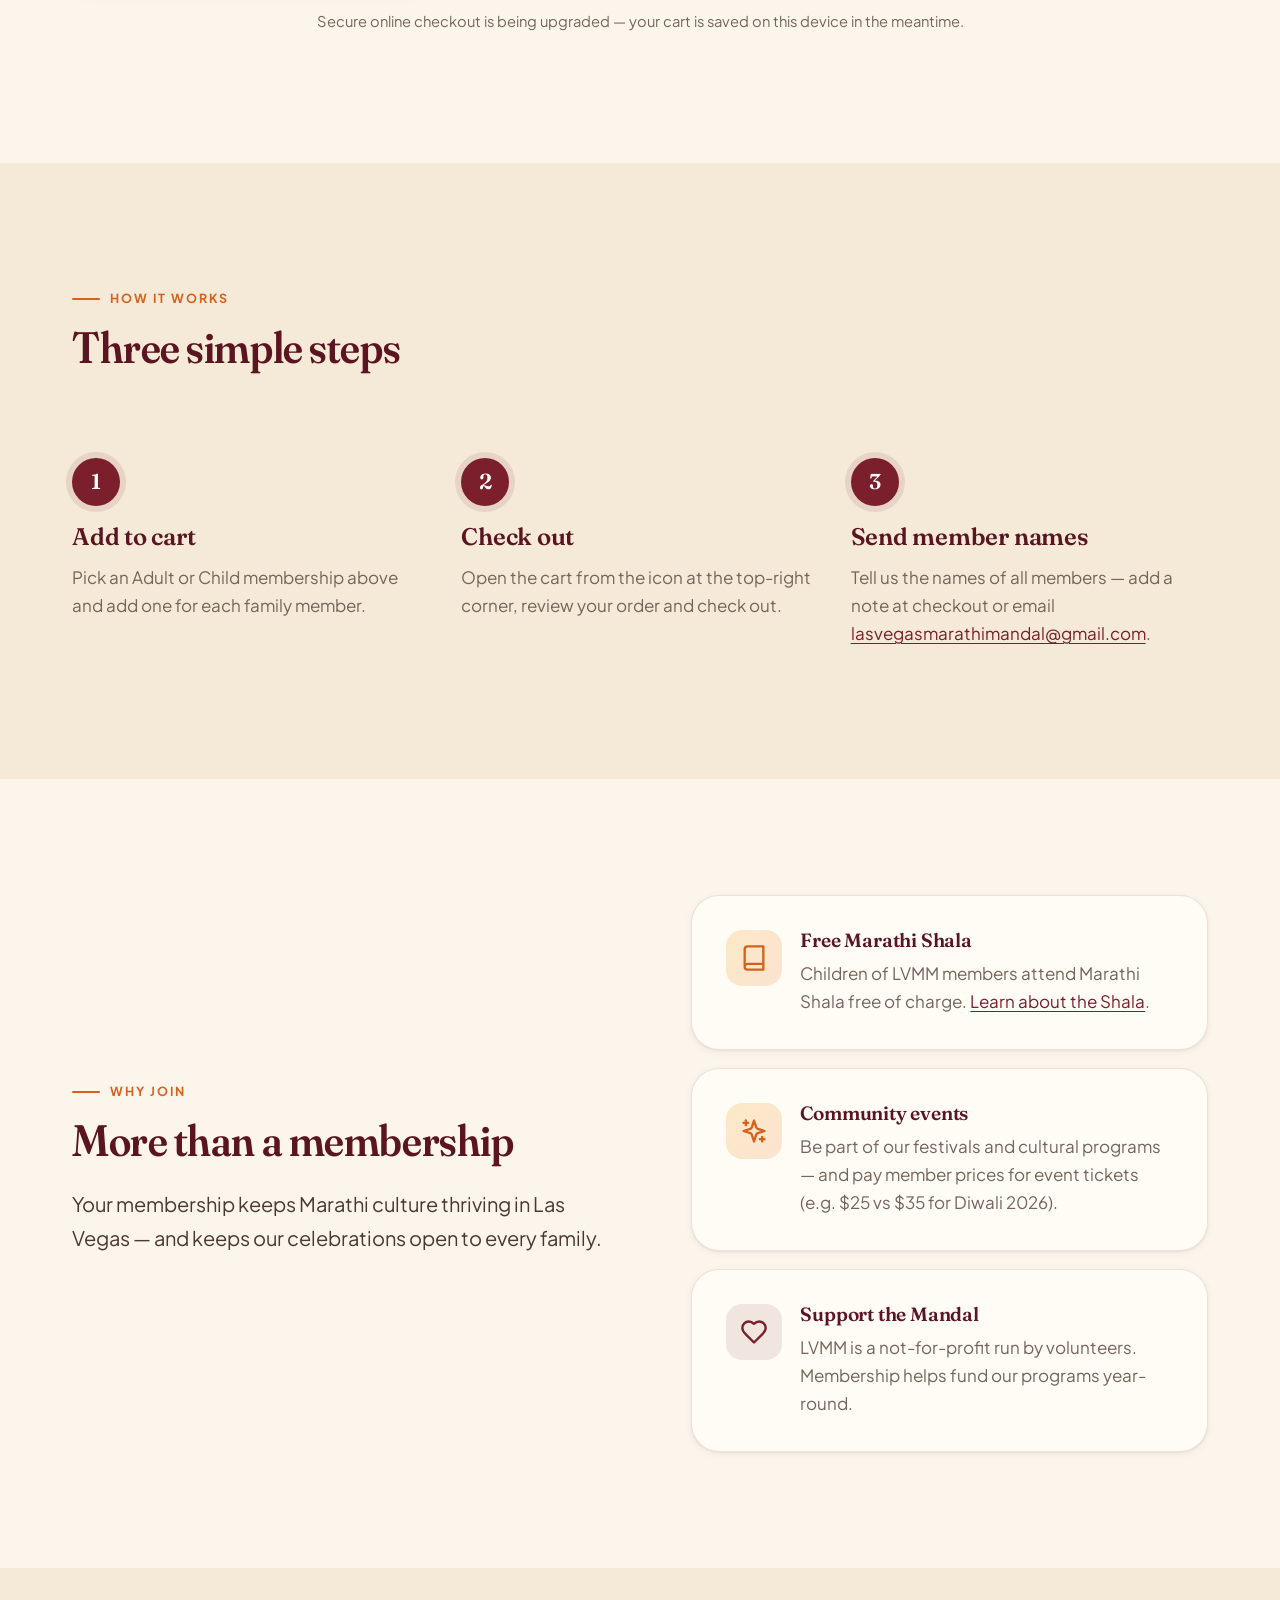
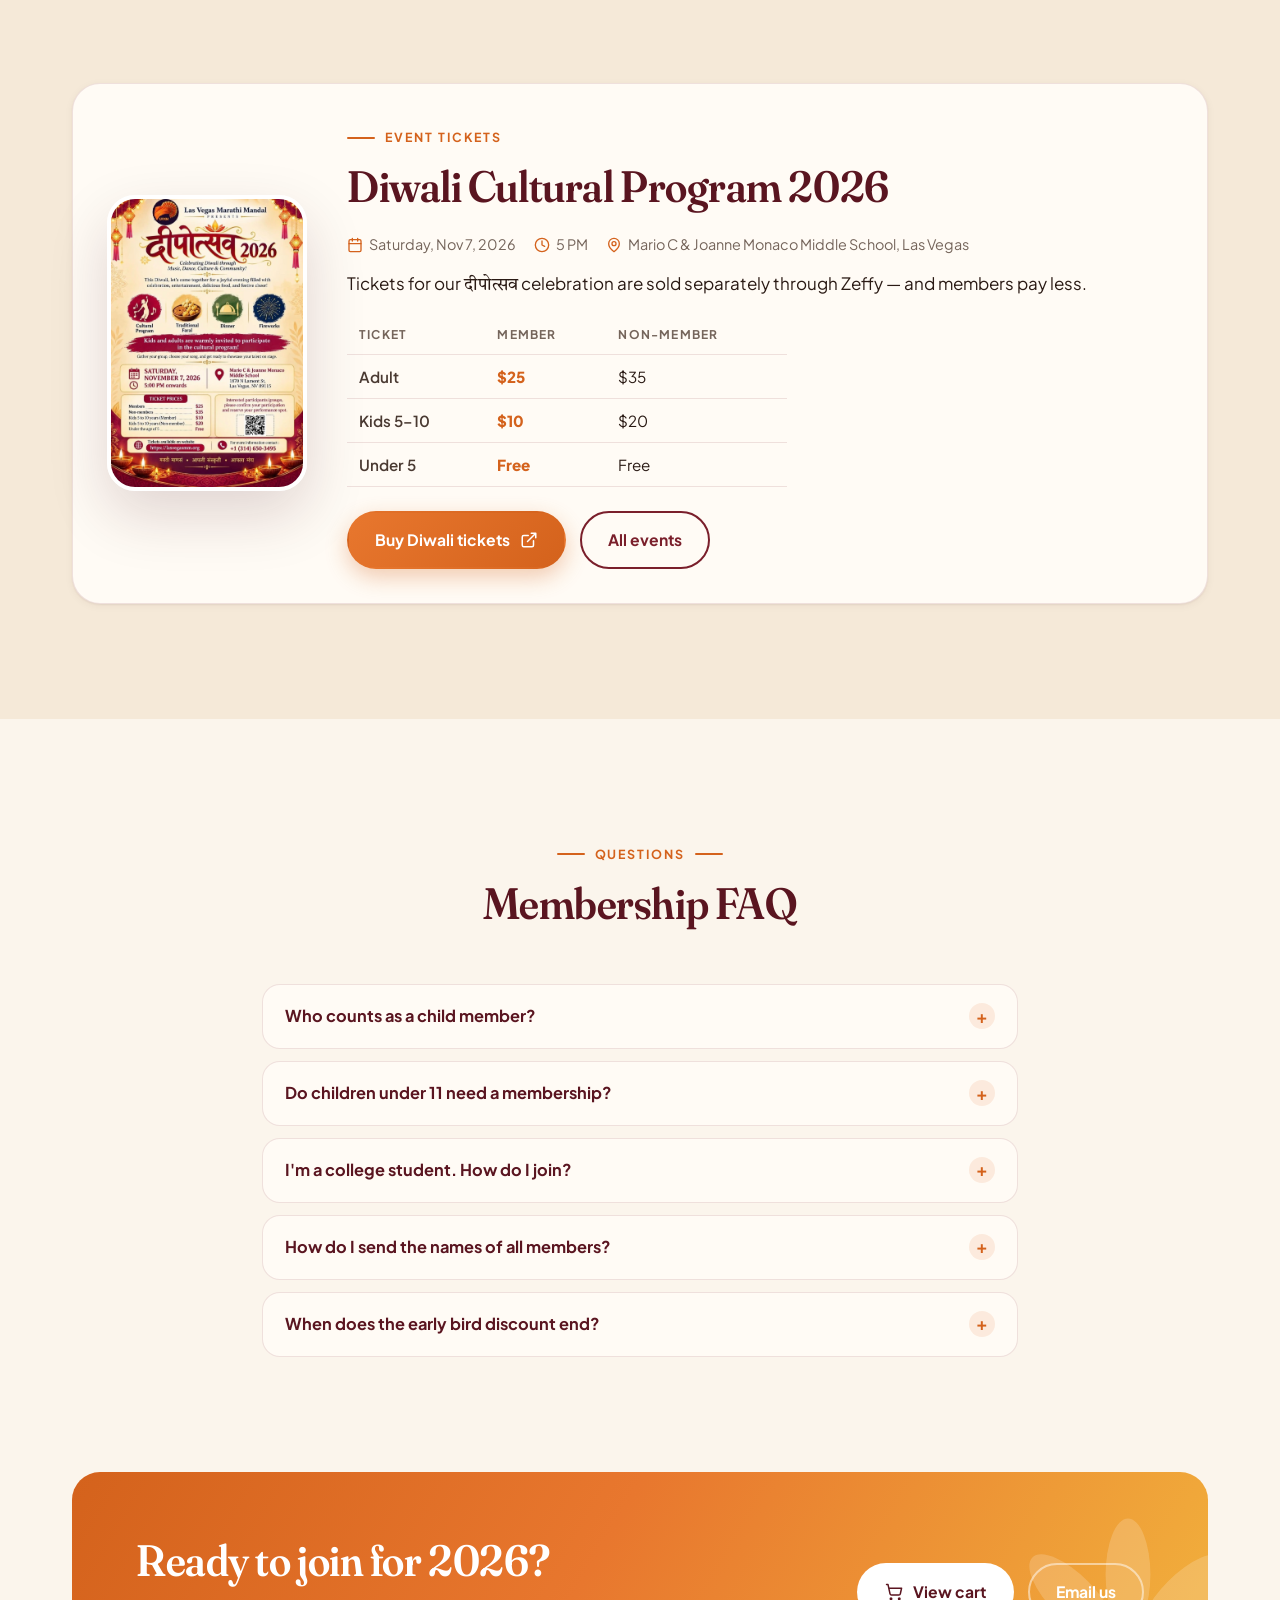
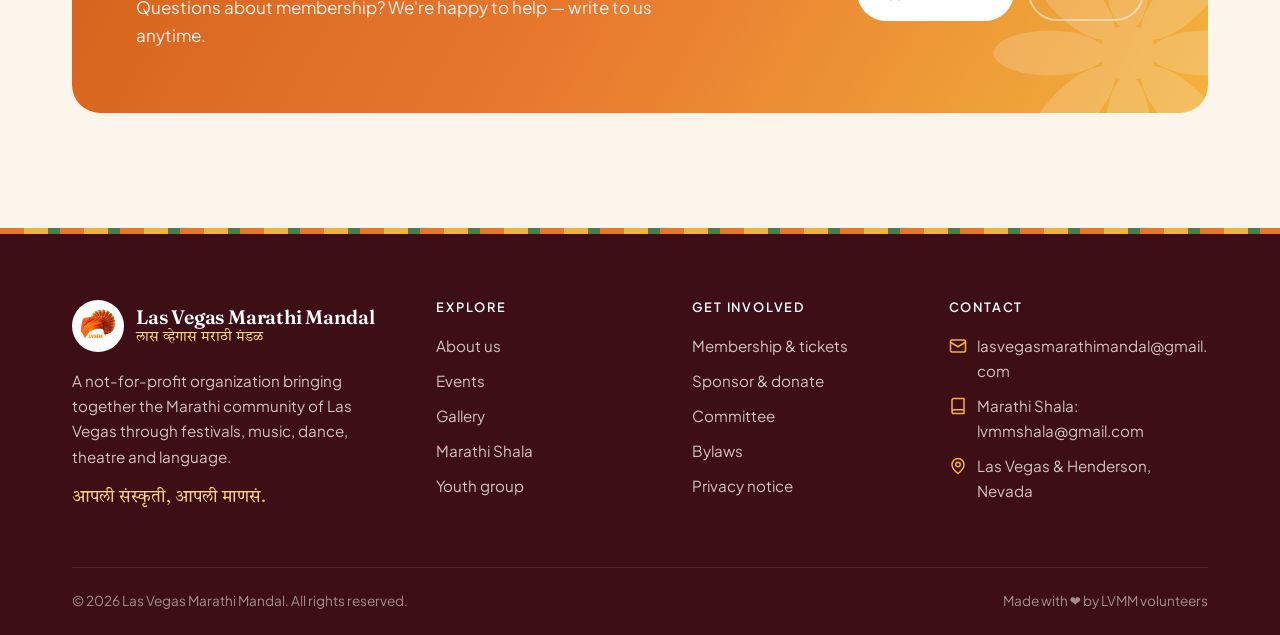
<file: membership.html>
<!doctype html>
<html lang="en">
<head>
  <meta charset="utf-8">
  <meta name="viewport" content="width=device-width, initial-scale=1">
  <title>Membership &amp; Tickets — Las Vegas Marathi Mandal</title>
  <meta name="description" content="Join Las Vegas Marathi Mandal for 2026. Annual adult membership $40, child $20, free for NSHE students. Members' children attend Marathi Shala free.">
  <meta name="theme-color" content="#7a1f2b">
  <link rel="icon" href="assets/img/logo.png">
  <link rel="preconnect" href="https://fonts.googleapis.com">
  <link rel="preconnect" href="https://fonts.gstatic.com" crossorigin>
  <link href="https://fonts.googleapis.com/css2?family=Fraunces:ital,opsz,wght,SOFT@0,9..144,400..700,0..100;1,9..144,400..700,0..100&family=Plus+Jakarta+Sans:wght@400;500;600;700;800&family=Tiro+Devanagari+Marathi:ital@0;1&display=swap" rel="stylesheet">
  <link rel="stylesheet" href="assets/css/styles.css">
  <style>
    .price-card .tagline { font-weight: 700; color: var(--saffron-600); font-size: .9rem; margin: 0; }
    .price-card .btn { margin-top: auto; }
    .price.free { color: var(--leaf); }
    .steps { counter-reset: step; }
    .step { position: relative; padding-top: 30px; }
    .step::before {
      counter-increment: step; content: counter(step);
      display: grid; place-items: center; width: 48px; height: 48px; border-radius: 50%;
      background: var(--maroon-700); color: #fff; font-family: var(--font-display); font-size: 1.35rem; font-weight: 600;
      margin-bottom: 18px; box-shadow: 0 0 0 6px rgba(122,31,43,.1);
    }
    .faq { display: grid; gap: 12px; }
    .faq details { background: var(--surface); border: 1px solid var(--border); border-radius: var(--radius); padding: 0 22px; transition: box-shadow .25s, border-color .25s; }
    .faq details[open] { box-shadow: var(--shadow-sm); border-color: rgba(232,119,46,.35); }
    .faq summary {
      list-style: none; cursor: pointer; padding: 18px 32px 18px 0; position: relative;
      font-weight: 700; color: var(--maroon-800); font-size: 1.02rem;
    }
    .faq summary::-webkit-details-marker { display: none; }
    .faq summary::after {
      content: "+"; position: absolute; right: 0; top: 50%; transform: translateY(-50%);
      width: 26px; height: 26px; border-radius: 50%; display: grid; place-items: center;
      background: rgba(232,119,46,.12); color: var(--saffron-600); font-size: 1.1rem; line-height: 1; transition: transform .25s;
    }
    .faq details[open] summary::after { content: "−"; }
    .faq details p { margin: 0 0 18px; color: var(--ink-700); }
    .ticket-card { display: grid; grid-template-columns: 200px 1fr; gap: clamp(22px, 4vw, 40px); align-items: center; }
    .ticket-card .poster { border-width: 4px; }
    @media (max-width: 620px) { .ticket-card { grid-template-columns: 1fr; } .ticket-card .poster { max-width: 220px; } }
    .ticket-table { width: 100%; max-width: 440px; border-collapse: collapse; font-size: .95rem; }
    .ticket-table th, .ticket-table td { padding: 9px 12px; text-align: left; border-bottom: 1px solid var(--border); }
    .ticket-table thead th { font-size: .75rem; letter-spacing: .1em; text-transform: uppercase; color: var(--text-muted); }
    .ticket-table tbody th { font-weight: 600; color: var(--ink-700); }
    .ticket-table td:nth-child(2) { font-weight: 800; color: var(--saffron-600); }
    .note-strip { display: flex; flex-wrap: wrap; gap: 10px 22px; align-items: center; margin-top: 26px; color: rgba(251,245,236,.86); font-size: .95rem; }
    .note-strip a { color: var(--marigold-300); font-weight: 700; }
    .note-strip svg { width: 18px; height: 18px; color: var(--marigold-300); }
    .note-strip > span { display: inline-flex; gap: 8px; align-items: flex-start; }
    .note-strip svg { flex: none; margin-top: 4px; }
    .note-strip a { overflow-wrap: anywhere; }
  </style>
</head>
<body data-page="membership">
  <div id="site-header"></div>

  <main id="main">
    <section class="page-hero">
      <div class="container">
        <nav class="breadcrumb" aria-label="Breadcrumb"><a href="index.html">Home</a><span>/</span><span>Membership &amp; Tickets</span></nav>
        <span class="eyebrow">Join for 2026</span>
        <h1>Membership &amp; Tickets</h1>
        <p class="lead">Add a membership to your cart, open the cart at the top-right corner and check out. Thank you for being part of the Mandal!</p>
        <div class="note-strip">
          <span><i data-icon="users"></i><span>Please send us the names of all members</span></span>
          <span><i data-icon="mail"></i><span>Add a note at checkout or email <a href="mailto:lasvegasmarathimandal@gmail.com">lasvegasmarathimandal@gmail.com</a></span></span>
        </div>
      </div>
    </section>

    <!-- Plans -->
    <section class="section">
      <div class="container">
        <div class="section-head center reveal">
          <span class="eyebrow">2026 annual membership</span>
          <h2>Choose your membership</h2>
          <p class="lead">One membership per person. Children under 11 are free, and NSHE students join at no cost.</p>
        </div>
        <div class="grid grid-3">
          <article class="card price-card featured reveal">
            <span class="pill ribbon">Early bird</span>
            <div class="product-img"><img src="assets/img/logo.png" alt="" width="60" height="60"></div>
            <h3>2026 Annual Membership – Adult</h3>
            <p class="tagline">Early bird discount up to 31st January, 2026</p>
            <div class="price">$40<small>.00 / year</small></div>
            <ul class="check-list">
              <li>Over 18 years of age</li>
              <li>Free Marathi Shala for member children</li>
              <li>Supports Mandal festivals &amp; programs</li>
            </ul>
            <button class="btn btn-primary btn-block" type="button" data-add-to-cart="adult-2026"><i data-icon="cart"></i> Add to cart</button>
          </article>

          <article class="card price-card reveal reveal-delay-1">
            <div class="product-img"><img src="assets/img/kids.png" alt="" width="60" height="60"></div>
            <h3>2026 Annual Membership – Child</h3>
            <p class="tagline">Ages 12 to 18</p>
            <div class="price">$20<small>.00 / year</small></div>
            <ul class="check-list">
              <li>Between 12 and 18 years of age</li>
              <li>Under 11 years is free</li>
              <li>Be part of kids' programs &amp; events</li>
            </ul>
            <button class="btn btn-maroon btn-block" type="button" data-add-to-cart="child-2026"><i data-icon="cart"></i> Add to cart</button>
          </article>

          <article class="card price-card reveal reveal-delay-2">
            <span class="pill green ribbon">Free</span>
            <div class="product-img"><img src="assets/img/student.png" alt="" width="60" height="60"></div>
            <h3>2026 Annual Membership – NSHE Student</h3>
            <p class="tagline">For Nevada System of Higher Education students</p>
            <div class="price free">FREE!</div>
            <ul class="check-list">
              <li>Just email us a photo of your NSHE ID</li>
              <li>Include your phone number</li>
              <li>No payment needed</li>
            </ul>
            <a class="btn btn-outline btn-block" href="mailto:lasvegasmarathimandal@gmail.com?subject=NSHE%20Student%20Membership%202026"><i data-icon="mail"></i> Email us</a>
          </article>
        </div>
        <p class="center muted" style="margin-top:28px;font-size:.92rem">Secure online checkout is being upgraded — your cart is saved on this device in the meantime.</p>
      </div>
    </section>

    <!-- How it works -->
    <section class="section section-alt">
      <div class="container">
        <div class="section-head reveal">
          <span class="eyebrow">How it works</span>
          <h2>Three simple steps</h2>
        </div>
        <div class="grid grid-3 steps">
          <div class="step reveal">
            <h3>Add to cart</h3>
            <p class="muted">Pick an Adult or Child membership above and add one for each family member.</p>
          </div>
          <div class="step reveal reveal-delay-1">
            <h3>Check out</h3>
            <p class="muted">Open the cart from the icon at the top-right corner, review your order and check out.</p>
          </div>
          <div class="step reveal reveal-delay-2">
            <h3>Send member names</h3>
            <p class="muted">Tell us the names of all members — add a note at checkout or email <a href="mailto:lasvegasmarathimandal@gmail.com">lasvegasmarathimandal@gmail.com</a>.</p>
          </div>
        </div>
      </div>
    </section>

    <!-- Benefits -->
    <section class="section">
      <div class="container split">
        <div class="reveal">
          <span class="eyebrow">Why join</span>
          <h2>More than a membership</h2>
          <p class="lead">Your membership keeps Marathi culture thriving in Las Vegas — and keeps our celebrations open to every family.</p>
        </div>
        <div class="grid" style="gap:18px">
          <div class="card reveal" style="display:flex;gap:18px;align-items:flex-start">
            <div class="icon-badge" style="margin:0;flex:none"><i data-icon="book"></i></div>
            <div><h3 style="font-size:1.2rem">Free Marathi Shala</h3><p class="muted">Children of LVMM members attend Marathi Shala free of charge. <a href="marathi-shala.html">Learn about the Shala</a>.</p></div>
          </div>
          <div class="card reveal reveal-delay-1" style="display:flex;gap:18px;align-items:flex-start">
            <div class="icon-badge" style="margin:0;flex:none"><i data-icon="sparkles"></i></div>
            <div><h3 style="font-size:1.2rem">Community events</h3><p class="muted">Be part of our festivals and cultural programs — and pay member prices for event tickets (e.g. $25 vs $35 for Diwali 2026).</p></div>
          </div>
          <div class="card reveal reveal-delay-2" style="display:flex;gap:18px;align-items:flex-start">
            <div class="icon-badge maroon" style="margin:0;flex:none"><i data-icon="heart"></i></div>
            <div><h3 style="font-size:1.2rem">Support the Mandal</h3><p class="muted">LVMM is a not-for-profit run by volunteers. Membership helps fund our programs year-round.</p></div>
          </div>
        </div>
      </div>
    </section>

    <!-- Tickets -->
    <section class="section section-alt">
      <div class="container">
        <div class="card ticket-card reveal">
          <a href="https://www.zeffy.com/en-US/ticketing/lvmm-deepostav--2026" target="_blank" rel="noopener" class="poster"><img src="assets/img/diwali-2026.jpg" alt="Diwali Cultural Program 2026 poster" width="768" height="1152" loading="lazy"></a>
          <div>
            <span class="eyebrow">Event tickets</span>
            <h2>Diwali Cultural Program 2026</h2>
            <div class="meta-row">
              <span><i data-icon="calendar"></i> Saturday, Nov 7, 2026</span>
              <span><i data-icon="clock"></i> 5 PM</span>
              <span><i data-icon="pin"></i> Mario C &amp; Joanne Monaco Middle School, Las Vegas</span>
            </div>
            <p style="margin-bottom:16px">Tickets for our <span class="mr">दीपोत्सव</span> celebration are sold separately through Zeffy — and members pay less.</p>
            <div class="table-wrap" style="margin-bottom:24px">
              <table class="ticket-table">
                <thead><tr><th scope="col">Ticket</th><th scope="col">Member</th><th scope="col">Non-member</th></tr></thead>
                <tbody>
                  <tr><th scope="row">Adult</th><td>$25</td><td>$35</td></tr>
                  <tr><th scope="row">Kids 5–10</th><td>$10</td><td>$20</td></tr>
                  <tr><th scope="row">Under 5</th><td>Free</td><td>Free</td></tr>
                </tbody>
              </table>
            </div>
            <div class="btn-row">
              <a class="btn btn-primary" href="https://www.zeffy.com/en-US/ticketing/lvmm-deepostav--2026" target="_blank" rel="noopener">Buy Diwali tickets <i data-icon="external"></i></a>
              <a class="btn btn-outline" href="events.html">All events</a>
            </div>
          </div>
        </div>
      </div>
    </section>

    <!-- FAQ -->
    <section class="section">
      <div class="container container-narrow">
        <div class="section-head center reveal">
          <span class="eyebrow">Questions</span>
          <h2>Membership FAQ</h2>
        </div>
        <div class="faq reveal">
          <details>
            <summary>Who counts as a child member?</summary>
            <p>The Child membership ($20) is for children between 12 and 18 years of age. Anyone over 18 needs an Adult membership ($40).</p>
          </details>
          <details>
            <summary>Do children under 11 need a membership?</summary>
            <p>No — children under 11 years of age are free. Just include their names when you send us your member list.</p>
          </details>
          <details>
            <summary>I'm a college student. How do I join?</summary>
            <p>NSHE students join free! Email a photo of your NSHE ID and your phone number to <a href="mailto:lasvegasmarathimandal@gmail.com?subject=NSHE%20Student%20Membership%202026">lasvegasmarathimandal@gmail.com</a>.</p>
          </details>
          <details>
            <summary>How do I send the names of all members?</summary>
            <p>Add a note at checkout listing everyone covered by your order, or email the names to <a href="mailto:lasvegasmarathimandal@gmail.com">lasvegasmarathimandal@gmail.com</a>.</p>
          </details>
          <details>
            <summary>When does the early bird discount end?</summary>
            <p>The early bird discount on the Adult membership is available up to 31st January, 2026.</p>
          </details>
        </div>
      </div>
    </section>

    <section class="section" style="padding-top:0">
      <div class="container">
        <div class="cta-band reveal">
          <div>
            <h2>Ready to join for 2026?</h2>
            <p>Questions about membership? We're happy to help — write to us anytime.</p>
          </div>
          <div class="btn-row">
            <a class="btn btn-light" href="cart.html"><i data-icon="cart"></i> View cart</a>
            <a class="btn btn-ghost-light" href="mailto:lasvegasmarathimandal@gmail.com">Email us</a>
          </div>
        </div>
      </div>
    </section>
  </main>

  <div id="site-footer"></div>
  <script src="assets/js/site.js"></script>
</body>
</html>
</file>
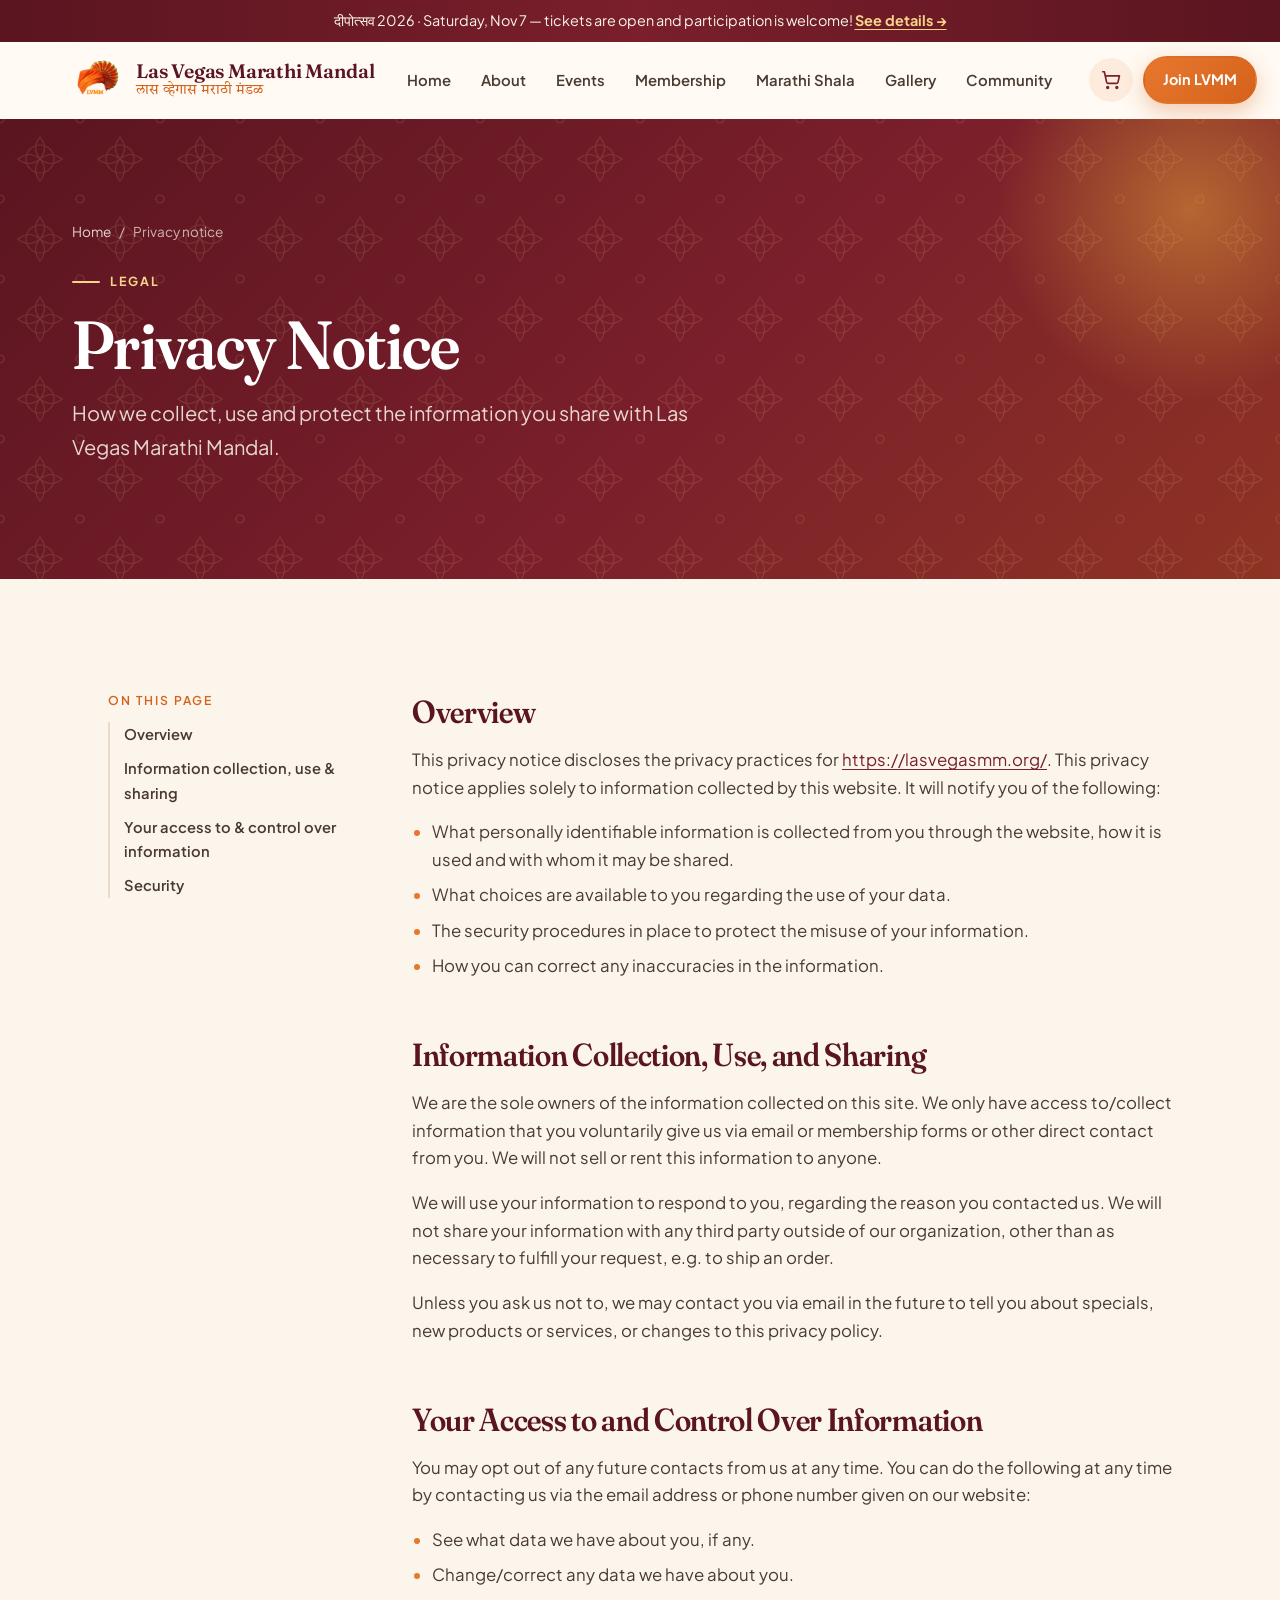
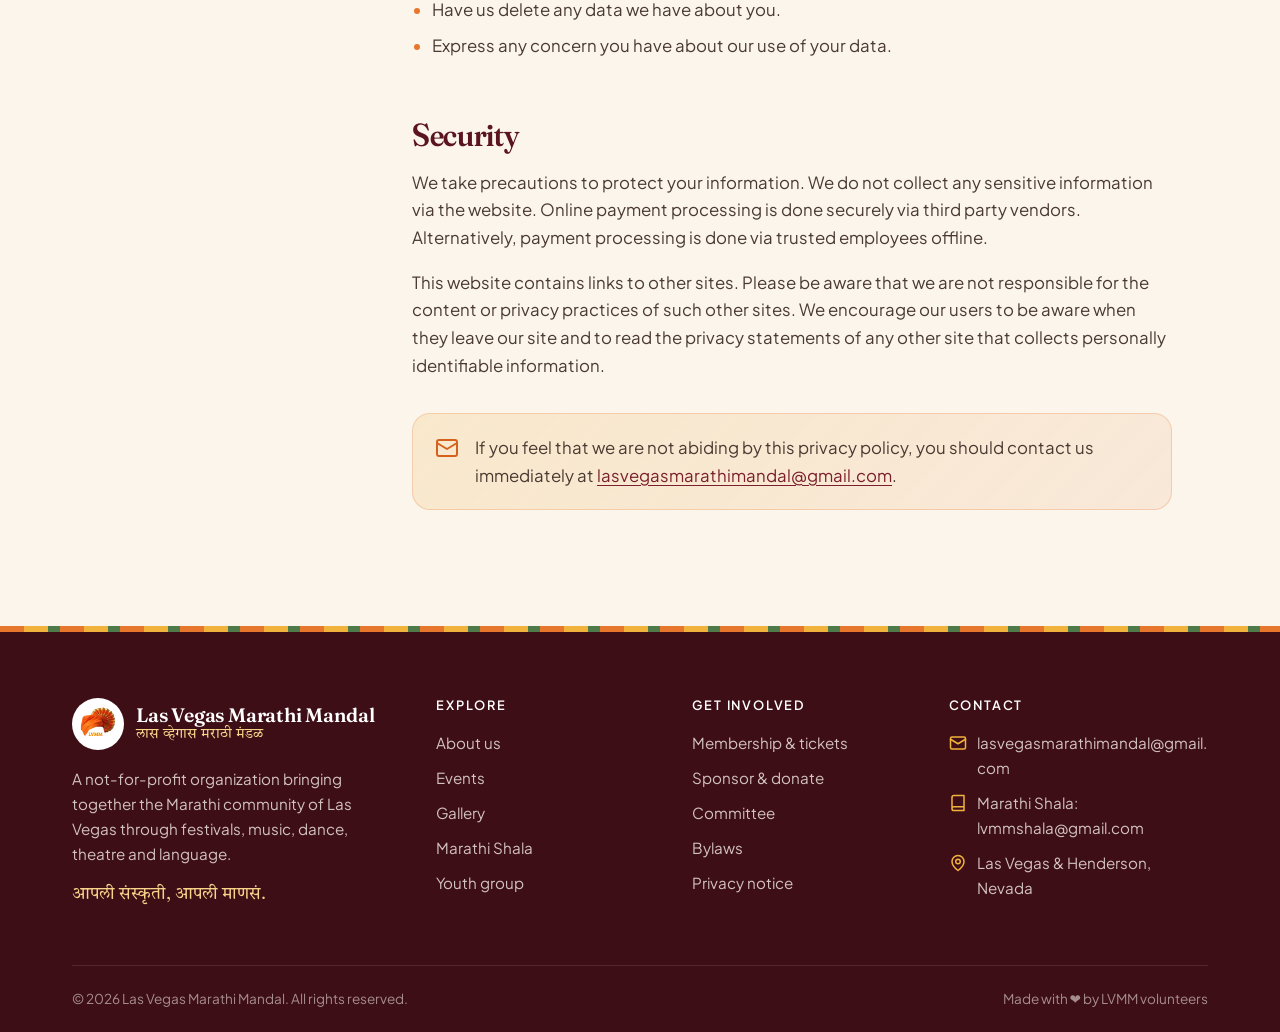
<file: privacy.html>
<!doctype html>
<html lang="en">
<head>
  <meta charset="utf-8">
  <meta name="viewport" content="width=device-width, initial-scale=1">
  <title>Privacy Notice — Las Vegas Marathi Mandal</title>
  <meta name="description" content="The privacy practices of lasvegasmm.org: what information Las Vegas Marathi Mandal collects, how it is used, and your choices.">
  <meta name="theme-color" content="#7a1f2b">
  <link rel="icon" href="assets/img/logo.png">
  <link rel="preconnect" href="https://fonts.googleapis.com">
  <link rel="preconnect" href="https://fonts.gstatic.com" crossorigin>
  <link href="https://fonts.googleapis.com/css2?family=Fraunces:ital,opsz,wght,SOFT@0,9..144,400..700,0..100;1,9..144,400..700,0..100&family=Plus+Jakarta+Sans:wght@400;500;600;700;800&family=Tiro+Devanagari+Marathi:ital@0;1&display=swap" rel="stylesheet">
  <link rel="stylesheet" href="assets/css/styles.css">
  <style>
    .legal-layout { display: grid; grid-template-columns: 240px minmax(0, 760px); gap: clamp(32px, 5vw, 72px); justify-content: center; align-items: start; }
    .toc { position: sticky; top: calc(var(--header-h) + 28px); font-size: .92rem; }
    .toc h2 { font-family: var(--font-body); font-size: .76rem; letter-spacing: .16em; text-transform: uppercase; color: var(--saffron-600); margin-bottom: 14px; }
    .toc ol { list-style: none; padding: 0 0 0 14px; margin: 0; border-left: 2px solid var(--cream-300); display: grid; gap: 10px; }
    .toc a { color: var(--ink-700); text-decoration: none; font-weight: 600; }
    .toc a:hover { color: var(--saffron-600); }
    .legal-layout .prose { overflow-wrap: anywhere; }
    .legal-layout .prose h2 { scroll-margin-top: calc(var(--header-h) + 24px); }
    .legal-layout .prose h2:first-of-type { margin-top: 1.2em; }
    @media (max-width: 960px) {
      .legal-layout { grid-template-columns: minmax(0, 1fr); }
      .toc { position: static; background: var(--surface); border: 1px solid var(--border); border-radius: var(--radius); padding: 20px 22px; }
    }
  </style>
</head>
<body data-page="">
  <div id="site-header"></div>

  <main id="main">
    <section class="page-hero">
      <div class="container">
        <nav class="breadcrumb" aria-label="Breadcrumb"><a href="index.html">Home</a><span>/</span><span>Privacy notice</span></nav>
        <span class="eyebrow">Legal</span>
        <h1>Privacy Notice</h1>
        <p class="lead">How we collect, use and protect the information you share with Las Vegas Marathi Mandal.</p>
      </div>
    </section>

    <section class="section">
      <div class="container legal-layout">
        <nav class="toc" aria-label="On this page">
          <h2>On this page</h2>
          <ol>
            <li><a href="#overview">Overview</a></li>
            <li><a href="#collection">Information collection, use &amp; sharing</a></li>
            <li><a href="#access">Your access to &amp; control over information</a></li>
            <li><a href="#security">Security</a></li>
          </ol>
        </nav>

        <article class="prose">
          <h2 id="overview" style="margin-top:0">Overview</h2>
          <p>This privacy notice discloses the privacy practices for <a href="https://lasvegasmm.org/">https://lasvegasmm.org/</a>. This privacy notice applies solely to information collected by this website. It will notify you of the following:</p>
          <ul>
            <li>What personally identifiable information is collected from you through the website, how it is used and with whom it may be shared.</li>
            <li>What choices are available to you regarding the use of your data.</li>
            <li>The security procedures in place to protect the misuse of your information.</li>
            <li>How you can correct any inaccuracies in the information.</li>
          </ul>

          <h2 id="collection">Information Collection, Use, and Sharing</h2>
          <p>We are the sole owners of the information collected on this site. We only have access to/collect information that you voluntarily give us via email or membership forms or other direct contact from you. We will not sell or rent this information to anyone.</p>
          <p>We will use your information to respond to you, regarding the reason you contacted us. We will not share your information with any third party outside of our organization, other than as necessary to fulfill your request, e.g. to ship an order.</p>
          <p>Unless you ask us not to, we may contact you via email in the future to tell you about specials, new products or services, or changes to this privacy policy.</p>

          <h2 id="access">Your Access to and Control Over Information</h2>
          <p>You may opt out of any future contacts from us at any time. You can do the following at any time by contacting us via the email address or phone number given on our website:</p>
          <ul>
            <li>See what data we have about you, if any.</li>
            <li>Change/correct any data we have about you.</li>
            <li>Have us delete any data we have about you.</li>
            <li>Express any concern you have about our use of your data.</li>
          </ul>

          <h2 id="security">Security</h2>
          <p>We take precautions to protect your information. We do not collect any sensitive information via the website. Online payment processing is done securely via third party vendors. Alternatively, payment processing is done via trusted employees offline.</p>
          <p>This website contains links to other sites. Please be aware that we are not responsible for the content or privacy practices of such other sites. We encourage our users to be aware when they leave our site and to read the privacy statements of any other site that collects personally identifiable information.</p>

          <div class="callout" style="margin-top:2em">
            <i data-icon="mail"></i>
            <p>If you feel that we are not abiding by this privacy policy, you should contact us immediately at <a href="mailto:lasvegasmarathimandal@gmail.com">lasvegasmarathimandal@gmail.com</a>.</p>
          </div>
        </article>
      </div>
    </section>
  </main>

  <div id="site-footer"></div>
  <script src="assets/js/site.js"></script>
</body>
</html>
</file>
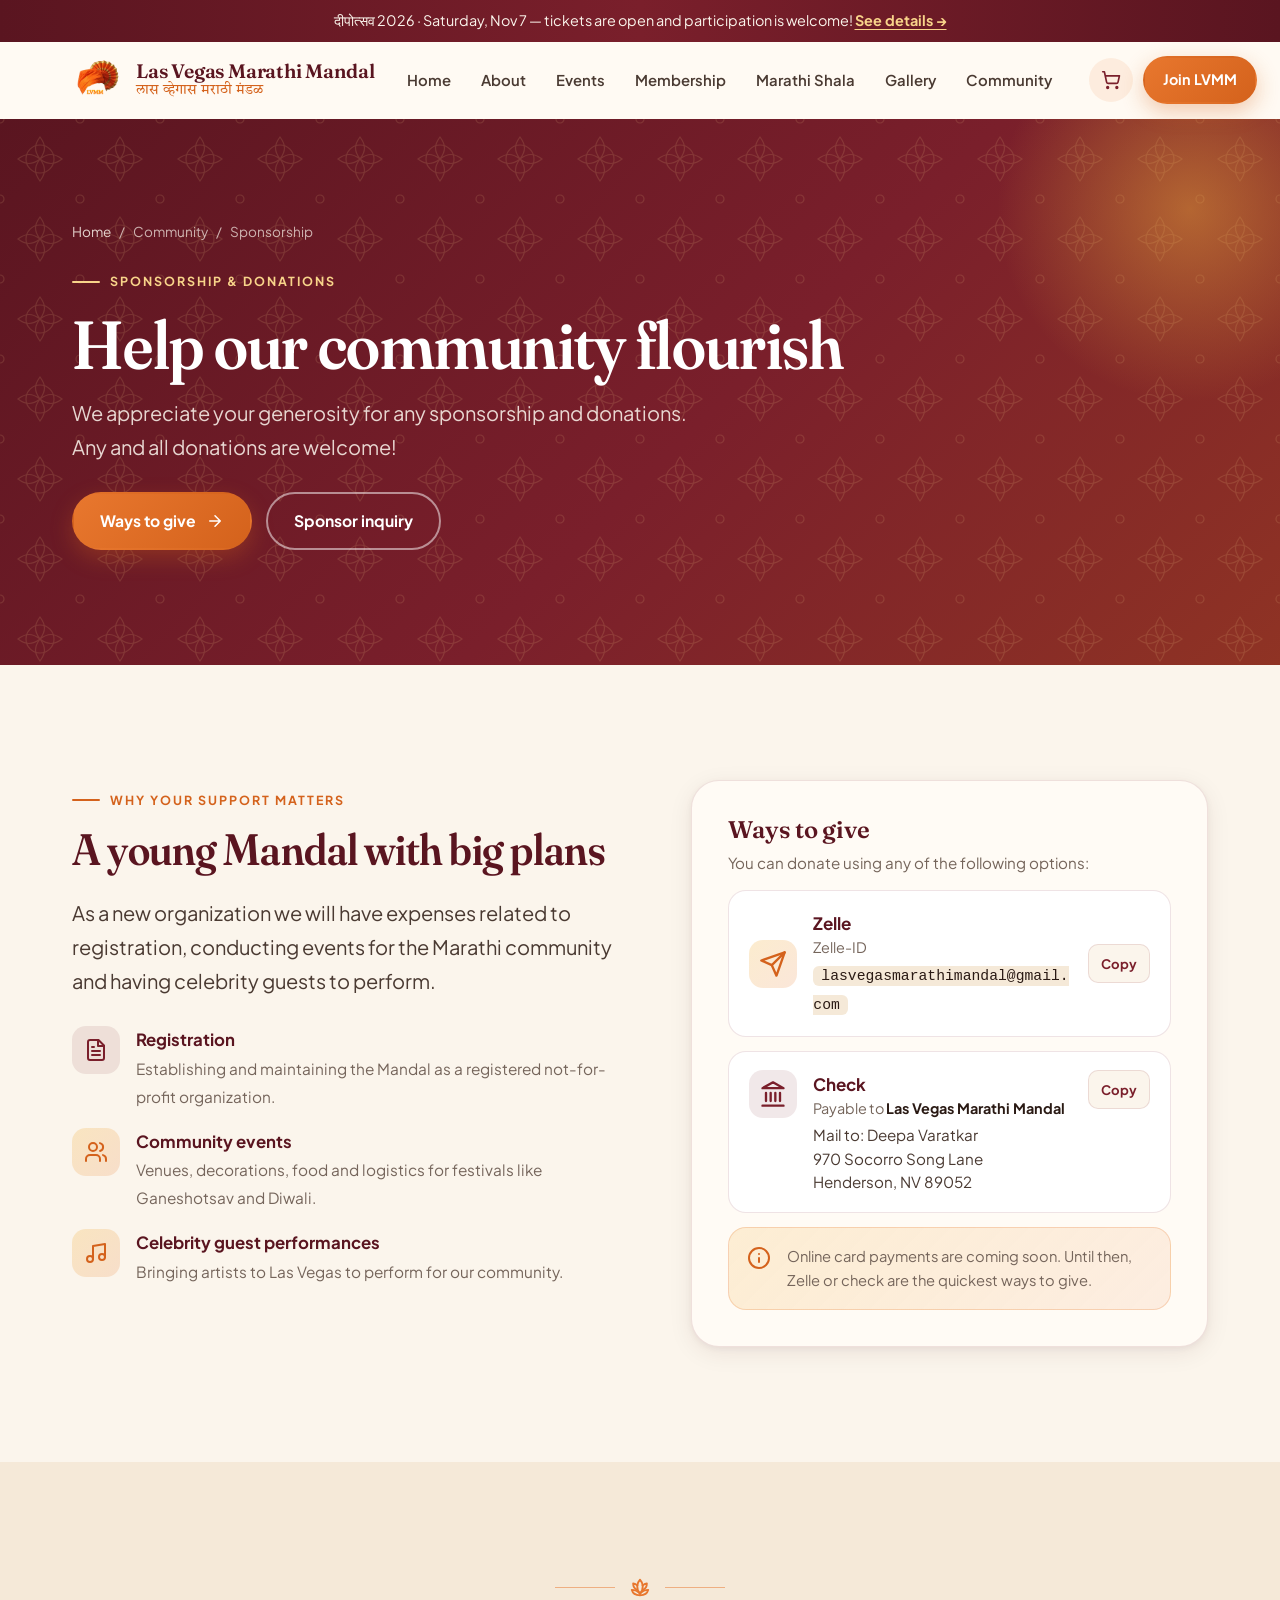
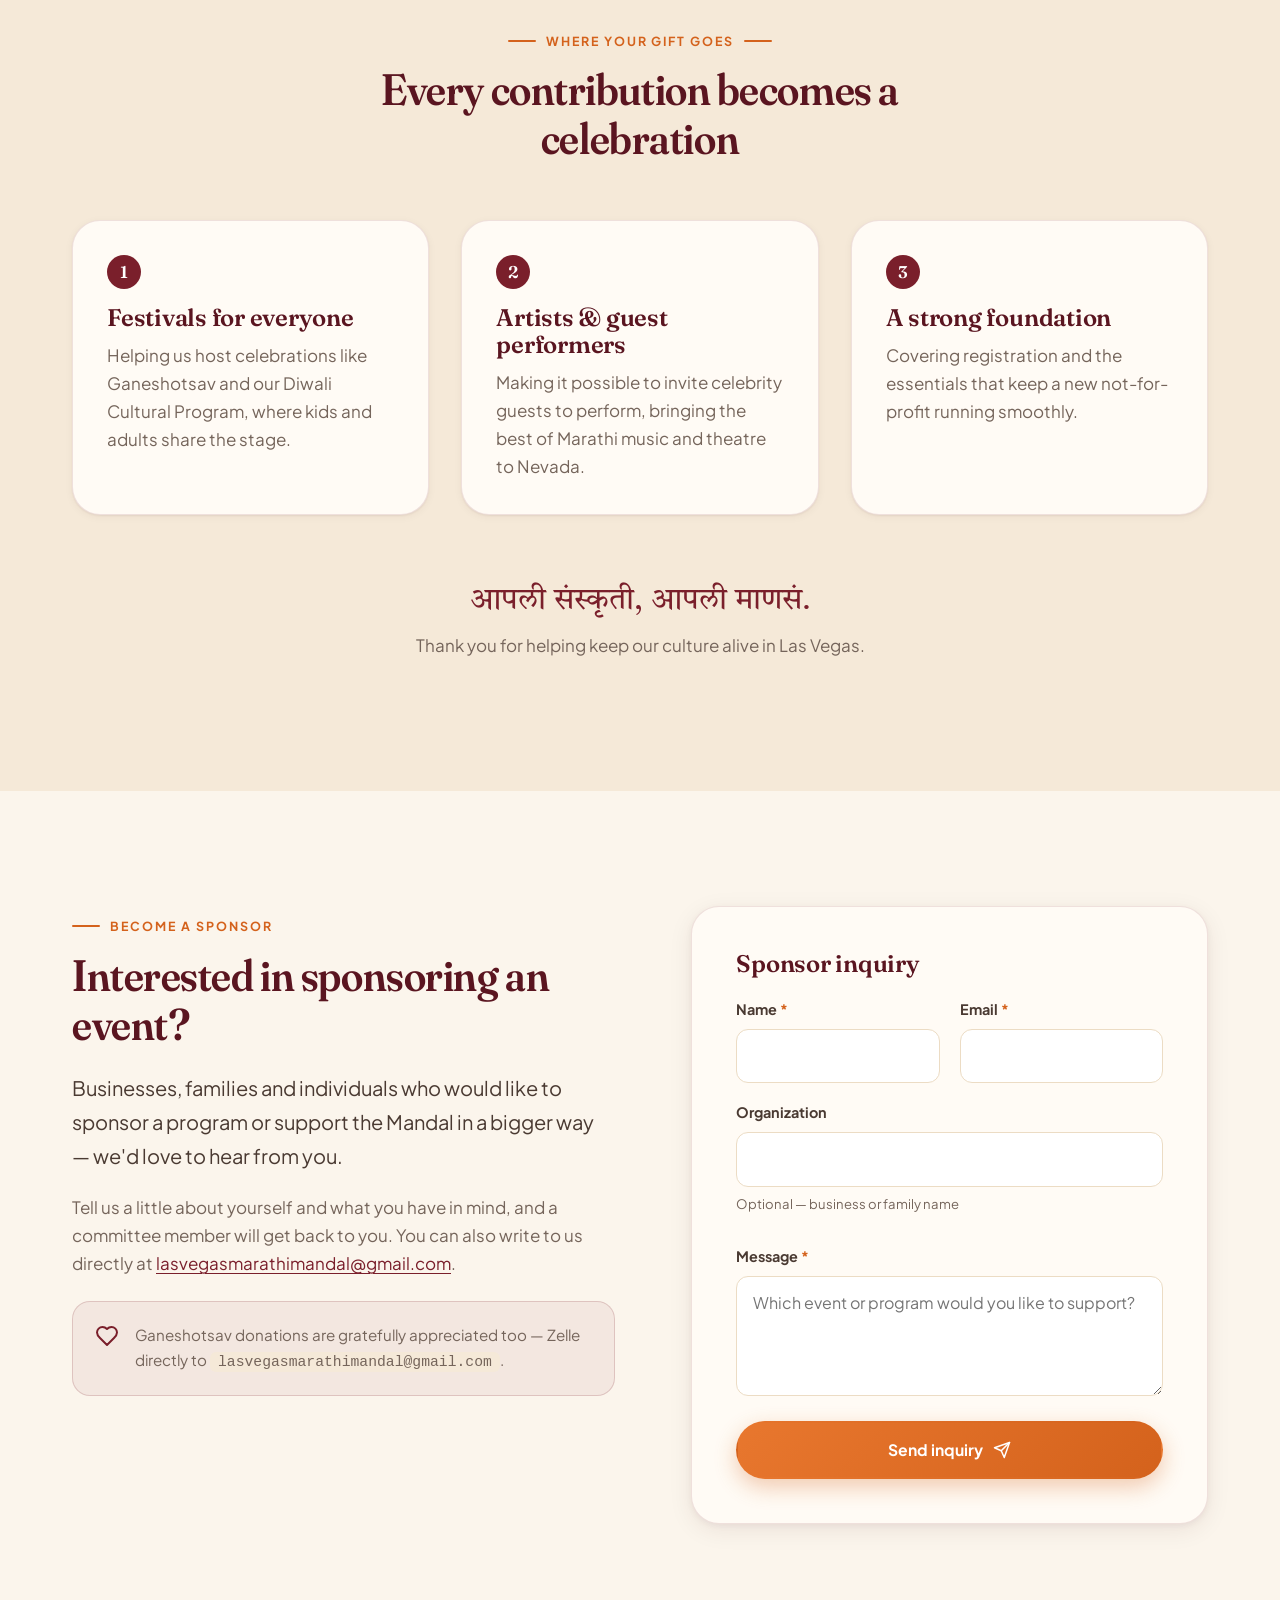
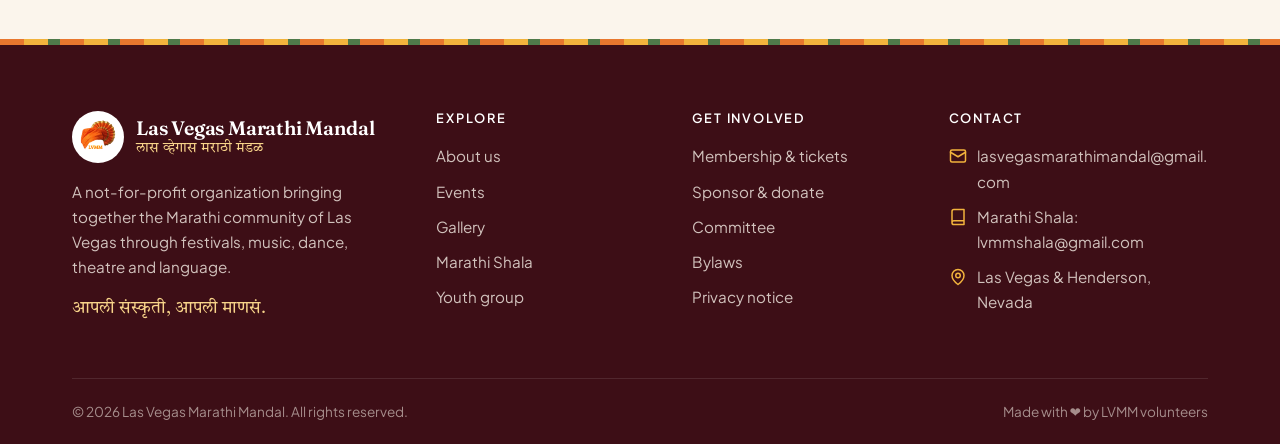
<file: sponsorship.html>
<!doctype html>
<html lang="en">
<head>
  <meta charset="utf-8">
  <meta name="viewport" content="width=device-width, initial-scale=1">
  <title>Sponsorship &amp; Donations — Las Vegas Marathi Mandal</title>
  <meta name="description" content="Support Las Vegas Marathi Mandal with a sponsorship or donation by Zelle or check. Your generosity helps with registration, community events and celebrity guest performances.">
  <meta name="theme-color" content="#7a1f2b">
  <link rel="icon" href="assets/img/logo.png">
  <link rel="preconnect" href="https://fonts.googleapis.com">
  <link rel="preconnect" href="https://fonts.gstatic.com" crossorigin>
  <link href="https://fonts.googleapis.com/css2?family=Fraunces:ital,opsz,wght,SOFT@0,9..144,400..700,0..100;1,9..144,400..700,0..100&family=Plus+Jakarta+Sans:wght@400;500;600;700;800&family=Tiro+Devanagari+Marathi:ital@0;1&display=swap" rel="stylesheet">
  <link rel="stylesheet" href="assets/css/styles.css">
  <style>
    /* Sponsorship page */
    .give-panel { background: var(--surface); border: 1px solid var(--border); border-radius: var(--radius-lg); padding: clamp(22px, 3.5vw, 36px); box-shadow: var(--shadow); }
    .give-panel .stack > * + * { margin-top: 14px; }
    .pay-method .detail { min-width: 0; }
    .pay-method .detail span { display: block; font-size: .9rem; color: var(--text-muted); line-height: 1.5; }
    .pay-method address { font-style: normal; font-size: .95rem; line-height: 1.55; color: var(--ink-700); margin-top: 4px; }
    .pay-method.align-top { align-items: flex-start; }
    .step-num { display: inline-grid; place-items: center; width: 34px; height: 34px; border-radius: 50%; background: var(--maroon-700); color: #fff; font-family: var(--font-display); font-weight: 600; margin-bottom: 16px; }
    .why-list { list-style: none; padding: 0; margin: 28px 0 0; display: grid; gap: 18px; }
    .why-list li { display: flex; gap: 16px; align-items: flex-start; }
    .why-list .icon-badge { margin: 0; width: 48px; height: 48px; border-radius: 14px; flex: none; }
    .why-list .icon-badge svg { width: 24px; height: 24px; }
    .why-list strong { display: block; color: var(--maroon-800); font-size: 1.05rem; }
    .why-list span { color: var(--text-muted); font-size: .96rem; }
    .quote-mr { font-family: var(--font-marathi); font-size: clamp(1.4rem, 2.6vw, 1.9rem); color: var(--maroon-700); line-height: 1.5; margin: 0; }
    .callout .btn svg { width: 18px; height: 18px; margin: 0; color: currentColor; }
    .pay-method > div:not(.icon-badge) { flex: 1 1 0; min-width: 0; }
    @media (max-width: 520px) { .pay-method > div:not(.icon-badge) { flex-basis: calc(100% - 64px); } .pay-method code { font-size: .84rem; } }
    .callout > div { min-width: 0; } .callout a[href^="mailto"], .cta-band a[href^="mailto"]:not(.btn) { overflow-wrap: anywhere; }
  </style>
</head>
<body data-page="sponsorship">
  <div id="site-header"></div>

  <main id="main">
    <section class="page-hero">
      <div class="container">
        <nav class="breadcrumb" aria-label="Breadcrumb"><a href="index.html">Home</a><span>/</span><span>Community</span><span>/</span><span>Sponsorship</span></nav>
        <span class="eyebrow">Sponsorship &amp; donations</span>
        <h1>Help our community flourish</h1>
        <p class="lead">We appreciate your generosity for any sponsorship and donations. Any and all donations are welcome!</p>
        <div class="btn-row" style="margin-top:28px">
          <a class="btn btn-primary" href="#give">Ways to give <i data-icon="arrowRight"></i></a>
          <a class="btn btn-ghost-light" href="#inquiry">Sponsor inquiry</a>
        </div>
      </div>
    </section>

    <!-- Why + ways to give -->
    <section class="section">
      <div class="container split" style="align-items:start">
        <div class="reveal">
          <span class="eyebrow">Why your support matters</span>
          <h2>A young Mandal with big plans</h2>
          <p class="lead">As a new organization we will have expenses related to registration, conducting events for the Marathi community and having celebrity guests to perform.</p>
          <ul class="why-list">
            <li><div class="icon-badge maroon"><i data-icon="file"></i></div><div><strong>Registration</strong><span>Establishing and maintaining the Mandal as a registered not-for-profit organization.</span></div></li>
            <li><div class="icon-badge"><i data-icon="users"></i></div><div><strong>Community events</strong><span>Venues, decorations, food and logistics for festivals like Ganeshotsav and Diwali.</span></div></li>
            <li><div class="icon-badge"><i data-icon="music"></i></div><div><strong>Celebrity guest performances</strong><span>Bringing artists to Las Vegas to perform for our community.</span></div></li>
          </ul>
        </div>

        <div class="give-panel reveal reveal-delay-2" id="give" style="scroll-margin-top:calc(var(--header-h) + 24px)">
          <h3 style="margin-bottom:6px">Ways to give</h3>
          <p class="muted" style="font-size:.95rem">You can donate using any of the following options:</p>
          <div class="stack">
            <div class="pay-method">
              <div class="icon-badge"><i data-icon="send"></i></div>
              <div class="detail">
                <strong>Zelle</strong>
                <span>Zelle-ID</span>
                <code>lasvegasmarathimandal@gmail.com</code>
              </div>
              <button class="copy-btn" type="button" data-copy="lasvegasmarathimandal@gmail.com" aria-label="Copy Zelle ID">Copy</button>
            </div>
            <div class="pay-method align-top">
              <div class="icon-badge maroon"><i data-icon="bank"></i></div>
              <div class="detail">
                <strong>Check</strong>
                <span>Payable to <b style="color:var(--ink-900)">Las Vegas Marathi Mandal</b></span>
                <address>Mail to: Deepa Varatkar<br>970 Socorro Song Lane<br>Henderson, NV 89052</address>
              </div>
              <button class="copy-btn" type="button" data-copy="Deepa Varatkar, 970 Socorro Song Lane, Henderson, NV 89052" aria-label="Copy mailing address">Copy</button>
            </div>
            <div class="callout" style="padding:16px 18px">
              <i data-icon="info"></i>
              <p class="muted" style="font-size:.92rem">Online card payments are coming soon. Until then, Zelle or check are the quickest ways to give.</p>
            </div>
          </div>
        </div>
      </div>
    </section>

    <!-- Where your gift goes -->
    <section class="section section-alt">
      <div class="container">
        <div class="section-head center reveal">
          <div class="divider-motif"><i data-icon="lotus"></i></div>
          <span class="eyebrow">Where your gift goes</span>
          <h2>Every contribution becomes a celebration</h2>
        </div>
        <div class="grid grid-3">
          <div class="card reveal">
            <span class="step-num">1</span>
            <h3>Festivals for everyone</h3>
            <p class="muted">Helping us host celebrations like Ganeshotsav and our Diwali Cultural Program, where kids and adults share the stage.</p>
          </div>
          <div class="card reveal reveal-delay-1">
            <span class="step-num">2</span>
            <h3>Artists &amp; guest performers</h3>
            <p class="muted">Making it possible to invite celebrity guests to perform, bringing the best of Marathi music and theatre to Nevada.</p>
          </div>
          <div class="card reveal reveal-delay-2">
            <span class="step-num">3</span>
            <h3>A strong foundation</h3>
            <p class="muted">Covering registration and the essentials that keep a new not-for-profit running smoothly.</p>
          </div>
        </div>
        <div class="center reveal" style="margin-top:clamp(40px,6vw,64px)">
          <p class="quote-mr" lang="mr">आपली संस्कृती, आपली माणसं.</p>
          <p class="muted" style="margin-top:6px">Thank you for helping keep our culture alive in Las Vegas.</p>
        </div>
      </div>
    </section>

    <!-- Sponsor inquiry -->
    <section class="section" id="inquiry">
      <div class="container split" style="align-items:start">
        <div class="reveal">
          <span class="eyebrow">Become a sponsor</span>
          <h2>Interested in sponsoring an event?</h2>
          <p class="lead">Businesses, families and individuals who would like to sponsor a program or support the Mandal in a bigger way — we'd love to hear from you.</p>
          <p class="muted">Tell us a little about yourself and what you have in mind, and a committee member will get back to you. You can also write to us directly at <a href="mailto:lasvegasmarathimandal@gmail.com">lasvegasmarathimandal@gmail.com</a>.</p>
          <div class="callout maroon" style="margin-top:24px">
            <i data-icon="heart"></i>
            <p class="muted" style="font-size:.95rem">Ganeshotsav donations are gratefully appreciated too — Zelle directly to <span class="copy-text">lasvegasmarathimandal@gmail.com</span>.</p>
          </div>
        </div>
        <div class="reveal reveal-delay-2">
          <form class="form-card" data-demo-form="sponsor-success" novalidate>
            <h3 style="margin-bottom:20px">Sponsor inquiry</h3>
            <div class="form-grid">
              <div class="field">
                <label for="sp-name">Name <span class="req">*</span></label>
                <input class="input" id="sp-name" name="name" type="text" autocomplete="name" required>
              </div>
              <div class="field">
                <label for="sp-email">Email <span class="req">*</span></label>
                <input class="input" id="sp-email" name="email" type="email" autocomplete="email" required>
              </div>
              <div class="field full">
                <label for="sp-org">Organization</label>
                <input class="input" id="sp-org" name="organization" type="text" autocomplete="organization">
                <p class="hint">Optional — business or family name</p>
              </div>
              <div class="field full">
                <label for="sp-msg">Message <span class="req">*</span></label>
                <textarea class="textarea" id="sp-msg" name="message" required placeholder="Which event or program would you like to support?"></textarea>
              </div>
              <div class="full">
                <button class="btn btn-primary btn-block" type="submit">Send inquiry <i data-icon="send"></i></button>
              </div>
            </div>
          </form>
          <div class="form-card form-success" id="sponsor-success" role="status">
            <div class="icon-badge" style="margin:0 auto 18px;width:72px;height:72px;border-radius:50%"><i data-icon="check"></i></div>
            <h3>Thank you — <span class="mr" lang="mr">धन्यवाद!</span></h3>
            <p class="muted">We've noted your interest in sponsoring Las Vegas Marathi Mandal. A committee member will be in touch soon.</p>
            <p class="muted" style="font-size:.85rem;margin:0">Online form delivery is being set up — for anything urgent, email <a href="mailto:lasvegasmarathimandal@gmail.com">lasvegasmarathimandal@gmail.com</a>.</p>
          </div>
        </div>
      </div>
    </section>
  </main>

  <div id="site-footer"></div>
  <script src="assets/js/site.js"></script>
</body>
</html>
</file>
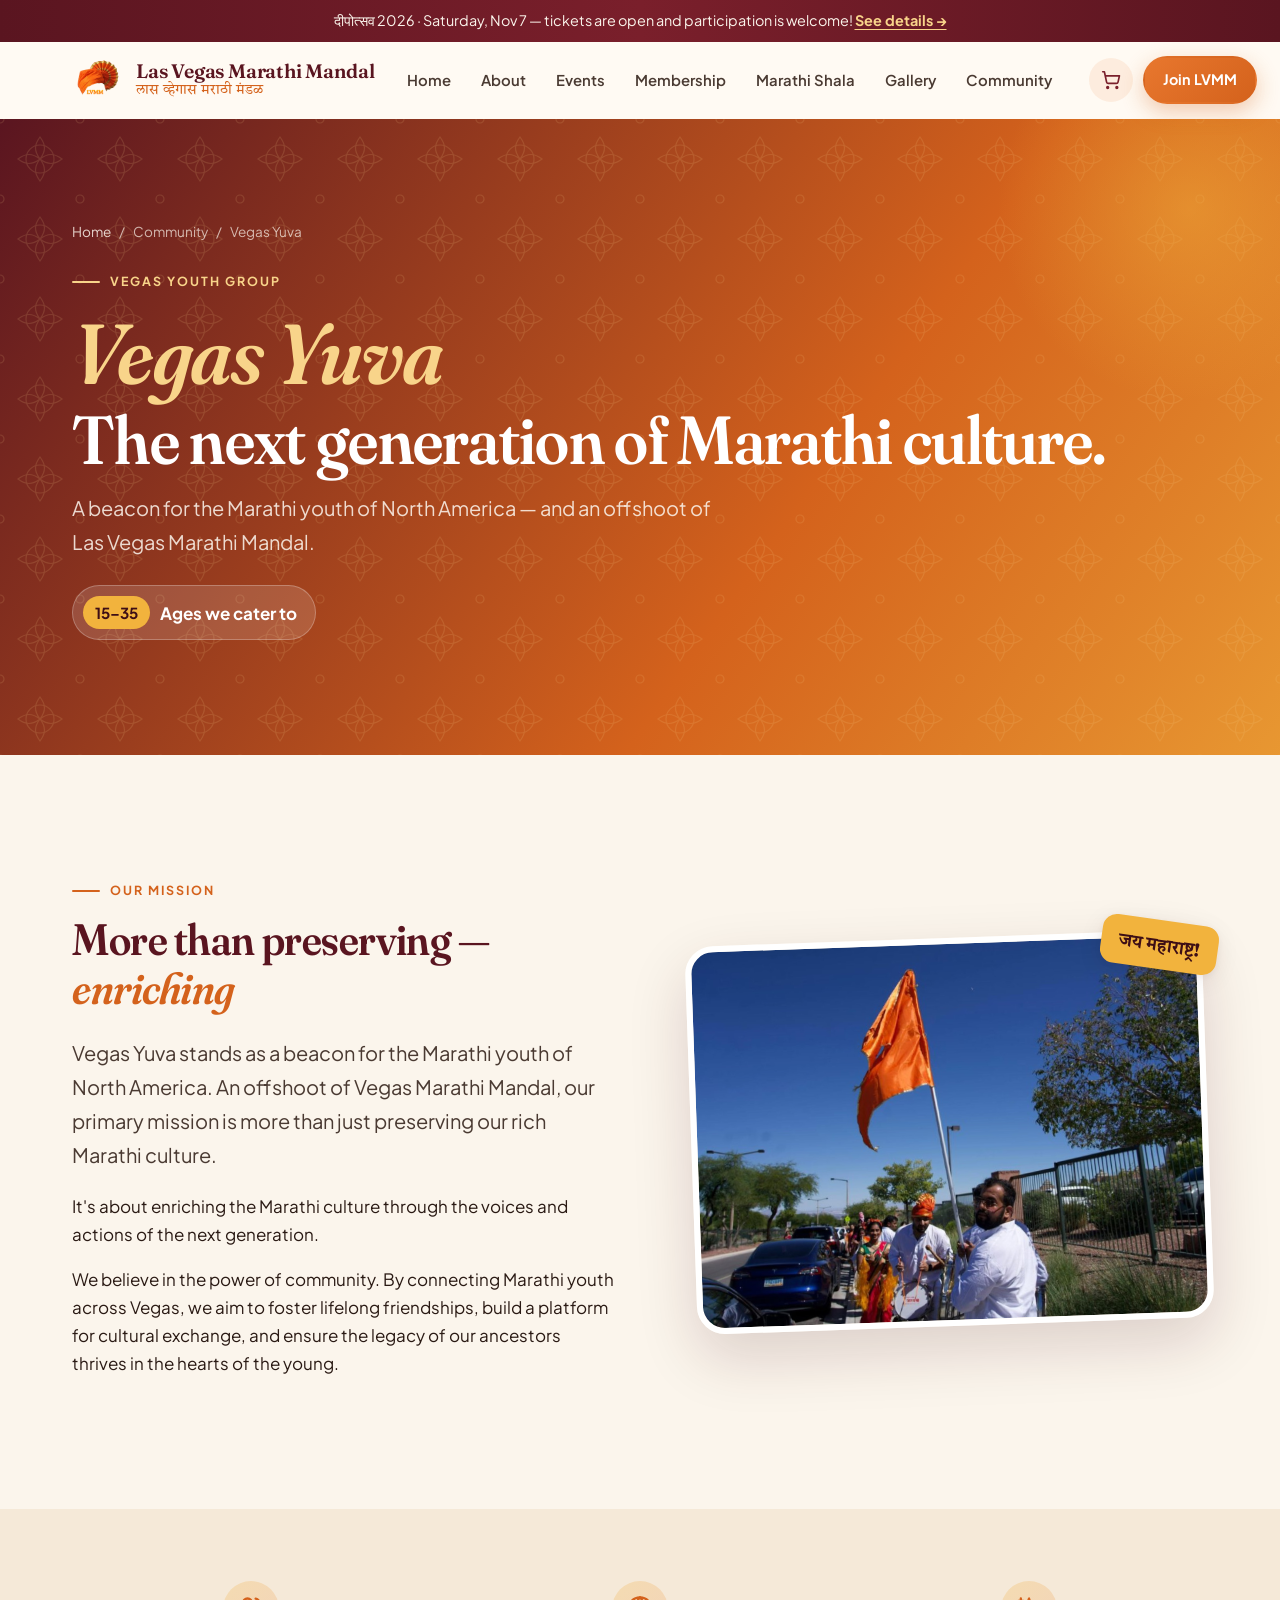
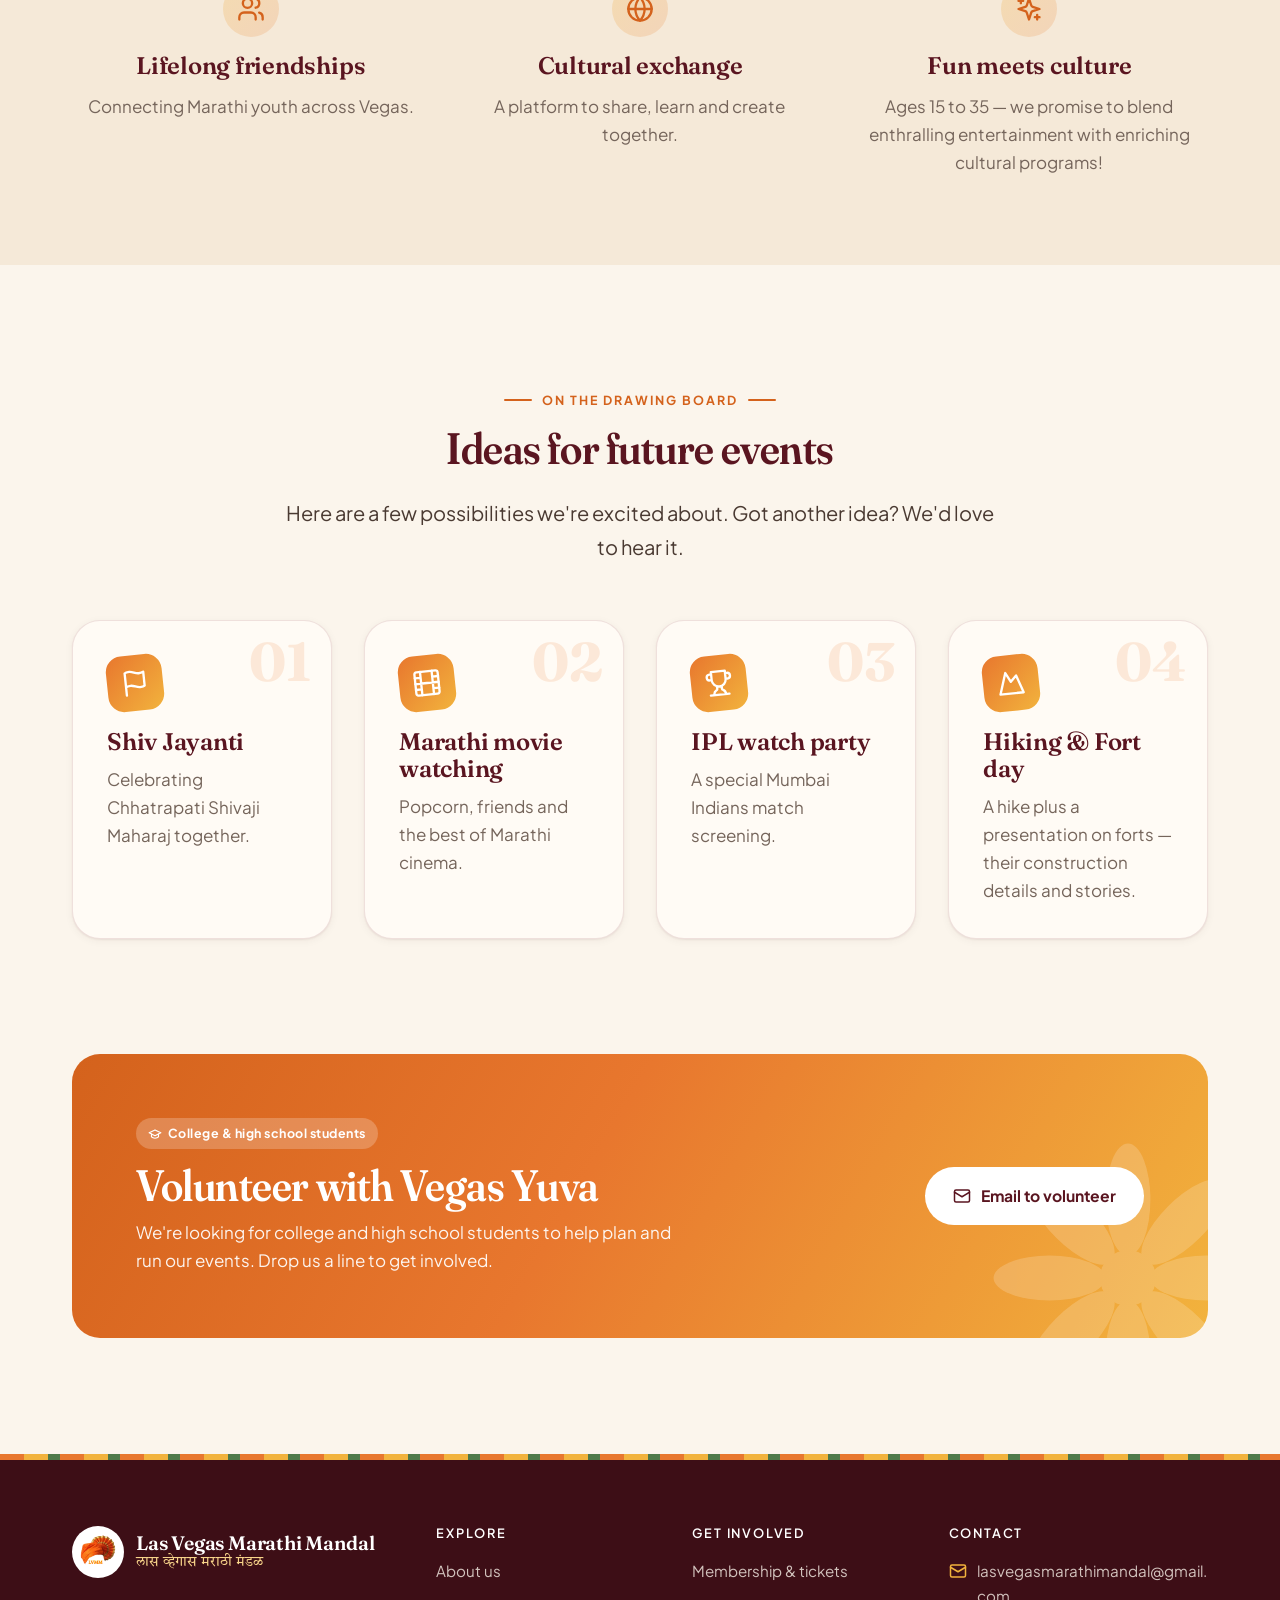
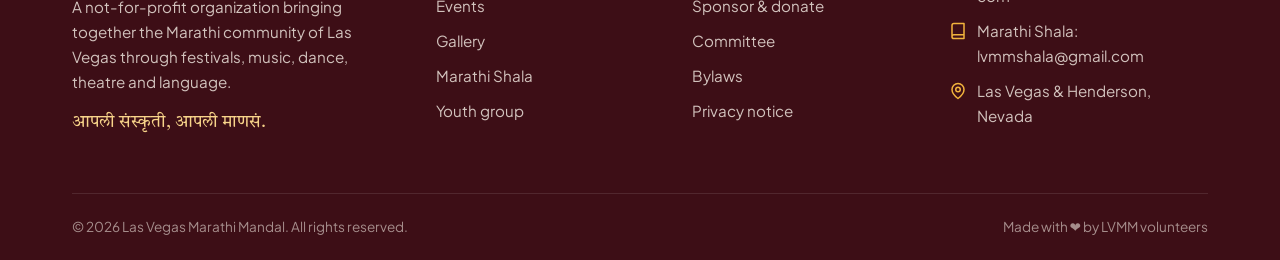
<file: youth.html>
<!doctype html>
<html lang="en">
<head>
  <meta charset="utf-8">
  <meta name="viewport" content="width=device-width, initial-scale=1">
  <title>Vegas Yuva — Youth Group | Las Vegas Marathi Mandal</title>
  <meta name="description" content="Vegas Yuva is the youth group of Las Vegas Marathi Mandal for ages 15 to 35 — enriching Marathi culture through the voices and actions of the next generation.">
  <meta name="theme-color" content="#7a1f2b">
  <link rel="icon" href="assets/img/logo.png">
  <link rel="preconnect" href="https://fonts.googleapis.com">
  <link rel="preconnect" href="https://fonts.gstatic.com" crossorigin>
  <link href="https://fonts.googleapis.com/css2?family=Fraunces:ital,opsz,wght,SOFT@0,9..144,400..700,0..100;1,9..144,400..700,0..100&family=Plus+Jakarta+Sans:wght@400;500;600;700;800&family=Tiro+Devanagari+Marathi:ital@0;1&display=swap" rel="stylesheet">
  <link rel="stylesheet" href="assets/css/styles.css">
  <style>
    .yuva-hero { background: linear-gradient(125deg, var(--maroon-800) 0%, var(--saffron-600) 62%, var(--marigold-500) 120%); }
    .yuva-hero h1 .big { display: block; font-size: 1.25em; font-style: italic; color: var(--marigold-300); }
    .age-badge {
      display: inline-flex; align-items: center; gap: 10px; margin-top: 26px; padding: 10px 18px 10px 10px; border-radius: 999px;
      background: rgba(255,255,255,.14); border: 1px solid rgba(255,255,255,.25); color: #fff; font-weight: 700;
    }
    .age-badge b { background: var(--marigold-500); color: var(--maroon-900); border-radius: 999px; padding: 4px 12px; font-size: .95rem; }
    .yuva-photo { position: relative; }
    .yuva-photo img { width: 100%; aspect-ratio: 4/3; object-fit: cover; border-radius: var(--radius-lg); transform: rotate(-2deg); border: 6px solid #fff; box-shadow: var(--shadow-lg); }
    .yuva-photo .sticker {
      position: absolute; top: -18px; right: -10px; transform: rotate(8deg); background: var(--marigold-500); color: var(--maroon-900);
      font-family: var(--font-display); font-weight: 700; font-size: 1.1rem; padding: 10px 18px; border-radius: 14px; box-shadow: var(--shadow);
    }
    @media (max-width: 960px) { .yuva-photo .sticker { right: 6px; } }
    .idea-card { position: relative; overflow: hidden; }
    .idea-card .num { position: absolute; top: 14px; right: 20px; font-family: var(--font-display); font-size: 3.4rem; line-height: 1; color: rgba(232,119,46,.14); font-weight: 700; }
    .idea-card .icon-badge { background: linear-gradient(135deg, var(--saffron-500), var(--marigold-500)); color: #fff; transform: rotate(-6deg); transition: transform .35s var(--ease); }
    .idea-card:hover .icon-badge { transform: rotate(0) scale(1.06); }
    .pill svg { width: 14px; height: 14px; }
    @media (min-width: 621px) and (max-width: 960px) { .grid-3.trio { grid-template-columns: repeat(3, minmax(0, 1fr)); gap: 18px; } }
    .pillar { text-align: center; }
    .pillar .icon-badge { margin: 0 auto 16px; border-radius: 50%; }
  </style>
</head>
<body data-page="youth">
  <div id="site-header"></div>

  <main id="main">
    <section class="page-hero yuva-hero">
      <div class="container">
        <nav class="breadcrumb" aria-label="Breadcrumb"><a href="index.html">Home</a><span>/</span><span>Community</span><span>/</span><span>Vegas Yuva</span></nav>
        <span class="eyebrow">Vegas Youth Group</span>
        <h1><span class="big">Vegas Yuva</span>The next generation of Marathi culture.</h1>
        <p class="lead">A beacon for the Marathi youth of North America — and an offshoot of Las Vegas Marathi Mandal.</p>
        <div class="age-badge"><b>15–35</b> Ages we cater to</div>
      </div>
    </section>

    <!-- Intro -->
    <section class="section">
      <div class="container split">
        <div class="reveal">
          <span class="eyebrow">Our mission</span>
          <h2>More than preserving — <span class="accent-text">enriching</span></h2>
          <p class="lead">Vegas Yuva stands as a beacon for the Marathi youth of North America. An offshoot of Vegas Marathi Mandal, our primary mission is more than just preserving our rich Marathi culture.</p>
          <p>It's about enriching the Marathi culture through the voices and actions of the next generation.</p>
          <p>We believe in the power of community. By connecting Marathi youth across Vegas, we aim to foster lifelong friendships, build a platform for cultural exchange, and ensure the legacy of our ancestors thrives in the hearts of the young.</p>
        </div>
        <div class="yuva-photo reveal reveal-delay-2">
          <img src="assets/img/gallery/g11.jpg" alt="Young community members in a dindi procession carrying a saffron flag" width="1400" height="932" loading="lazy">
          <span class="sticker">जय महाराष्ट्र!</span>
        </div>
      </div>
    </section>

    <!-- Pillars -->
    <section class="section-sm section-alt">
      <div class="container">
        <div class="grid grid-3 trio">
          <div class="pillar reveal">
            <div class="icon-badge"><i data-icon="users"></i></div>
            <h3>Lifelong friendships</h3>
            <p class="muted">Connecting Marathi youth across Vegas.</p>
          </div>
          <div class="pillar reveal reveal-delay-1">
            <div class="icon-badge"><i data-icon="globe"></i></div>
            <h3>Cultural exchange</h3>
            <p class="muted">A platform to share, learn and create together.</p>
          </div>
          <div class="pillar reveal reveal-delay-2">
            <div class="icon-badge"><i data-icon="sparkles"></i></div>
            <h3>Fun meets culture</h3>
            <p class="muted">Ages 15 to 35 — we promise to blend enthralling entertainment with enriching cultural programs!</p>
          </div>
        </div>
      </div>
    </section>

    <!-- Event ideas -->
    <section class="section">
      <div class="container">
        <div class="section-head center reveal">
          <span class="eyebrow">On the drawing board</span>
          <h2>Ideas for future events</h2>
          <p class="lead">Here are a few possibilities we're excited about. Got another idea? We'd love to hear it.</p>
        </div>
        <div class="grid grid-4">
          <div class="card card-hover idea-card reveal">
            <span class="num" aria-hidden="true">01</span>
            <div class="icon-badge"><i data-icon="flag"></i></div>
            <h3>Shiv Jayanti</h3>
            <p class="muted">Celebrating Chhatrapati Shivaji Maharaj together.</p>
          </div>
          <div class="card card-hover idea-card reveal reveal-delay-1">
            <span class="num" aria-hidden="true">02</span>
            <div class="icon-badge"><i data-icon="film"></i></div>
            <h3>Marathi movie watching</h3>
            <p class="muted">Popcorn, friends and the best of Marathi cinema.</p>
          </div>
          <div class="card card-hover idea-card reveal reveal-delay-2">
            <span class="num" aria-hidden="true">03</span>
            <div class="icon-badge"><i data-icon="trophy"></i></div>
            <h3>IPL watch party</h3>
            <p class="muted">A special Mumbai Indians match screening.</p>
          </div>
          <div class="card card-hover idea-card reveal reveal-delay-3">
            <span class="num" aria-hidden="true">04</span>
            <div class="icon-badge"><i data-icon="mountain"></i></div>
            <h3>Hiking &amp; Fort day</h3>
            <p class="muted">A hike plus a presentation on forts — their construction details and stories.</p>
          </div>
        </div>
      </div>
    </section>

    <!-- Volunteer CTA -->
    <section class="section" style="padding-top:0">
      <div class="container">
        <div class="cta-band reveal">
          <div>
            <span class="pill" style="margin-bottom:12px;background:rgba(255,255,255,.22);color:#fff"><i data-icon="graduation"></i> College &amp; high school students</span>
            <h2>Volunteer with Vegas Yuva</h2>
            <p>We're looking for college and high school students to help plan and run our events. Drop us a line to get involved.</p>
          </div>
          <div class="btn-row">
            <a class="btn btn-light" href="mailto:lasvegasmarathimandal@gmail.com?subject=Vegas%20Yuva%20volunteering"><i data-icon="mail"></i> Email to volunteer</a>
          </div>
        </div>
      </div>
    </section>
  </main>

  <div id="site-footer"></div>
  <script src="assets/js/site.js"></script>
</body>
</html>
</file>
<file: assets/css/styles.css>
/* ==========================================================================
   Las Vegas Marathi Mandal — design system
   Warm palette: maroon · saffron · marigold on cream
   ========================================================================== */

:root {
  --maroon-900: #3d0e16;
  --maroon-800: #5a1520;
  --maroon-700: #7a1f2b;
  --maroon-600: #96283a;
  --saffron-600: #d4621c;
  --saffron-500: #e8772e;
  --saffron-400: #f39a55;
  --marigold-500: #f2b33d;
  --marigold-300: #f8d48a;
  --gold: #c9973f;
  --leaf: #4f7a4a;

  --cream-50: #fffbf5;
  --cream-100: #fbf5ec;
  --cream-200: #f5e9d8;
  --cream-300: #ecdcc4;
  --sand: #d9c4a5;

  --ink-900: #2a1a14;
  --ink-700: #4a3a32;
  --ink-500: #75655b;
  --ink-300: #a8998e;

  --bg: var(--cream-100);
  --surface: var(--cream-50);
  --surface-2: var(--cream-200);
  --text: var(--ink-900);
  --text-muted: var(--ink-500);
  --border: rgba(122, 31, 43, 0.12);
  --accent: var(--saffron-500);
  --primary: var(--maroon-700);

  --font-display: "Fraunces", "Tiro Devanagari Marathi", Georgia, serif;
  --font-body: "Plus Jakarta Sans", "Mukta", system-ui, -apple-system, sans-serif;
  --font-marathi: "Tiro Devanagari Marathi", "Mukta", serif;

  --radius-sm: 10px;
  --radius: 18px;
  --radius-lg: 28px;
  --shadow-sm: 0 1px 2px rgba(61, 14, 22, 0.06), 0 2px 8px rgba(61, 14, 22, 0.05);
  --shadow: 0 6px 24px rgba(61, 14, 22, 0.08), 0 2px 6px rgba(61, 14, 22, 0.05);
  --shadow-lg: 0 24px 60px rgba(61, 14, 22, 0.16);

  --container: 1200px;
  --gutter: clamp(16px, 4vw, 32px);
  --header-h: 76px;
  --ease: cubic-bezier(0.22, 1, 0.36, 1);
}

/* ---------- Reset ---------- */
*, *::before, *::after { box-sizing: border-box; }
html { scroll-behavior: smooth; -webkit-text-size-adjust: 100%; }
body {
  margin: 0;
  font-family: var(--font-body);
  font-size: 17px;
  line-height: 1.65;
  color: var(--text);
  background: var(--bg);
  -webkit-font-smoothing: antialiased;
  overflow-x: hidden;
}
img, svg, video { display: block; max-width: 100%; height: auto; }
a { color: var(--maroon-700); text-decoration-thickness: 1px; text-underline-offset: 3px; }
a:hover { color: var(--saffron-600); }
button, input, select, textarea { font: inherit; color: inherit; }
h1, h2, h3, h4 { font-family: var(--font-display); line-height: 1.12; margin: 0 0 .5em; color: var(--maroon-800); font-weight: 600; letter-spacing: -0.01em; }
h1 { font-size: clamp(2.4rem, 5.5vw, 4.25rem); font-variation-settings: "SOFT" 50, "opsz" 144; }
h2 { font-size: clamp(1.9rem, 3.6vw, 2.75rem); font-variation-settings: "SOFT" 50, "opsz" 96; }
h3 { font-size: clamp(1.25rem, 2vw, 1.5rem); }
h4 { font-size: 1.1rem; }
p { margin: 0 0 1em; }
.mr, [lang="mr"] { font-family: var(--font-marathi); }
::selection { background: var(--marigold-300); color: var(--maroon-900); }
:focus-visible { outline: 3px solid var(--saffron-500); outline-offset: 3px; border-radius: 6px; }

.skip-link { position: absolute; left: -999px; top: 8px; background: var(--maroon-700); color: #fff; padding: 10px 16px; border-radius: 8px; z-index: 1000; }
.skip-link:focus { left: 8px; }

/* ---------- Layout ---------- */
.container { width: 100%; max-width: var(--container); margin: 0 auto; padding: 0 var(--gutter); }
.container-narrow { max-width: 820px; }
.section { padding: clamp(64px, 9vw, 120px) 0; position: relative; }
.section-sm { padding: clamp(40px, 6vw, 72px) 0; }
.section-alt { background: var(--surface-2); }
.section-dark { background: var(--maroon-800); color: var(--cream-100); }
.section-dark h2, .section-dark h3 { color: #fff; }
.section-dark p { color: rgba(251, 245, 236, 0.82); }
.grid { display: grid; gap: clamp(20px, 3vw, 32px); }
.grid-2 { grid-template-columns: repeat(2, minmax(0, 1fr)); }
.grid-3 { grid-template-columns: repeat(3, minmax(0, 1fr)); }
.grid-4 { grid-template-columns: repeat(4, minmax(0, 1fr)); }
.split { display: grid; grid-template-columns: 1.05fr 1fr; gap: clamp(32px, 6vw, 80px); align-items: center; }
.stack > * + * { margin-top: 1rem; }
.center { text-align: center; }
.mx-auto { margin-left: auto; margin-right: auto; }
@media (max-width: 960px) {
  .grid-3, .grid-4 { grid-template-columns: repeat(2, minmax(0, 1fr)); }
  .split { grid-template-columns: 1fr; }
}
@media (max-width: 620px) {
  .grid-2, .grid-3, .grid-4 { grid-template-columns: 1fr; }
}

/* ---------- Typography helpers ---------- */
.eyebrow {
  display: inline-flex; align-items: center; gap: 10px;
  font-family: var(--font-body); font-size: .78rem; font-weight: 700;
  letter-spacing: .16em; text-transform: uppercase; color: var(--saffron-600);
  margin-bottom: 14px;
}
.eyebrow::before { content: ""; width: 28px; height: 2px; background: currentColor; border-radius: 2px; }
.center .eyebrow::after { content: ""; width: 28px; height: 2px; background: currentColor; border-radius: 2px; }
.lead { font-size: clamp(1.08rem, 1.6vw, 1.25rem); color: var(--ink-700); line-height: 1.7; }
.muted { color: var(--text-muted); }
.section-head { max-width: 720px; margin-bottom: clamp(36px, 5vw, 56px); }
.section-head.center { margin-left: auto; margin-right: auto; }
.accent-text { color: var(--saffron-600); font-style: italic; }

/* ---------- Buttons ---------- */
.btn {
  display: inline-flex; align-items: center; justify-content: center; gap: 10px;
  padding: 14px 26px; border-radius: 999px; border: 2px solid transparent;
  font-weight: 700; font-size: .98rem; text-decoration: none; cursor: pointer;
  transition: transform .25s var(--ease), box-shadow .25s var(--ease), background .2s, color .2s, border-color .2s;
  white-space: nowrap;
}
.btn svg { width: 18px; height: 18px; flex: none; }
.btn:hover { transform: translateY(-2px); }
.btn-primary { background: linear-gradient(135deg, var(--saffron-500), var(--saffron-600)); color: #fff; box-shadow: 0 8px 22px rgba(212, 98, 28, .32); }
.btn-primary:hover { color: #fff; box-shadow: 0 12px 30px rgba(212, 98, 28, .42); }
.btn-maroon { background: var(--maroon-700); color: #fff; }
.btn-maroon:hover { background: var(--maroon-800); color: #fff; }
.btn-outline { border-color: var(--maroon-700); color: var(--maroon-700); background: transparent; }
.btn-outline:hover { background: var(--maroon-700); color: #fff; }
.btn-light { background: #fff; color: var(--maroon-800); }
.btn-light:hover { color: var(--maroon-900); box-shadow: var(--shadow); }
.btn-ghost-light { border-color: rgba(255,255,255,.5); color: #fff; }
.btn-ghost-light:hover { background: rgba(255,255,255,.12); color: #fff; border-color: #fff; }
.btn-sm { padding: 10px 18px; font-size: .9rem; }
.btn-block { width: 100%; }
.btn[disabled], .btn.is-disabled { opacity: .55; pointer-events: none; }
.btn-row { display: flex; flex-wrap: wrap; gap: 14px; }

/* ---------- Announcement bar ---------- */
.announce {
  background: linear-gradient(90deg, var(--maroon-800), var(--maroon-700) 50%, var(--maroon-800));
  color: var(--cream-100); font-size: .9rem; text-align: center; padding: 9px var(--gutter);
}
.announce a { color: var(--marigold-300); font-weight: 700; }
.announce a:hover { color: #fff; }

/* ---------- Header ---------- */
.site-header {
  position: sticky; top: 0; z-index: 100;
  background: rgba(255, 251, 245, 0.86);
  backdrop-filter: saturate(160%) blur(14px); -webkit-backdrop-filter: saturate(160%) blur(14px);
  border-bottom: 1px solid transparent;
  transition: border-color .3s, box-shadow .3s;
}
.site-header.is-scrolled { border-color: var(--border); box-shadow: 0 4px 20px rgba(61,14,22,.06); }
.header-inner { display: flex; align-items: center; justify-content: space-between; gap: 20px; height: var(--header-h); }
.brand { display: flex; align-items: center; gap: 12px; text-decoration: none; color: var(--maroon-800); flex: none; }
.brand img { width: 52px; height: 52px; object-fit: contain; }
.brand-text { display: flex; flex-direction: column; line-height: 1.05; }
.brand-name { font-family: var(--font-display); font-weight: 600; font-size: 1.22rem; letter-spacing: -0.01em; }
.brand-sub { font-family: var(--font-marathi); font-size: .86rem; color: var(--saffron-600); margin-top: 3px; }

.nav { display: flex; align-items: center; gap: 4px; }
.nav a, .nav-drop > button {
  position: relative; display: inline-flex; align-items: center; gap: 4px;
  padding: 9px 13px; border-radius: 999px; text-decoration: none;
  font-size: .93rem; font-weight: 600; color: var(--ink-700);
  background: none; border: 0; cursor: pointer; transition: color .2s, background .2s; white-space: nowrap;
}
.nav a:hover, .nav-drop > button:hover { color: var(--maroon-700); background: rgba(232, 119, 46, .08); }
.nav a[aria-current="page"] { color: var(--maroon-700); background: rgba(232, 119, 46, .12); }
.nav-drop { position: relative; }
.nav-drop > button svg { width: 14px; height: 14px; transition: transform .2s; }
.nav-drop:hover > button svg, .nav-drop.open > button svg { transform: rotate(180deg); }
.nav-menu {
  position: absolute; top: calc(100% + 8px); right: 0; min-width: 230px;
  background: var(--surface); border: 1px solid var(--border); border-radius: var(--radius);
  box-shadow: var(--shadow-lg); padding: 8px; opacity: 0; visibility: hidden; transform: translateY(6px);
  transition: all .22s var(--ease);
}
.nav-drop:hover .nav-menu, .nav-drop.open .nav-menu, .nav-drop:focus-within .nav-menu { opacity: 1; visibility: visible; transform: none; }
.nav-menu a { display: flex; width: 100%; border-radius: 10px; padding: 10px 14px; }
.header-actions { display: flex; align-items: center; gap: 10px; }
.cart-link {
  position: relative; display: grid; place-items: center; width: 44px; height: 44px; border-radius: 50%;
  color: var(--maroon-700); background: rgba(232, 119, 46, .1); text-decoration: none; transition: background .2s;
}
.cart-link:hover { background: rgba(232, 119, 46, .2); }
.cart-link svg { width: 20px; height: 20px; }
.cart-count {
  position: absolute; top: -2px; right: -2px; min-width: 20px; height: 20px; padding: 0 5px;
  border-radius: 999px; background: var(--saffron-500); color: #fff; font-size: .72rem; font-weight: 800;
  display: grid; place-items: center; border: 2px solid var(--cream-50);
}
.cart-count:empty, .cart-count[data-count="0"] { display: none; }
.menu-toggle { display: none; width: 44px; height: 44px; border-radius: 50%; border: 0; background: var(--maroon-700); color: #fff; cursor: pointer; place-items: center; }
.menu-toggle svg { width: 22px; height: 22px; }

@media (max-width: 1140px) {
  .nav, .header-actions .btn { display: none; }
  .menu-toggle { display: grid; }
}

/* Mobile drawer */
.drawer { position: fixed; inset: 0; z-index: 200; pointer-events: none; }
.drawer-backdrop { position: absolute; inset: 0; background: rgba(42, 26, 20, .5); opacity: 0; transition: opacity .3s; }
.drawer-panel {
  position: absolute; top: 0; right: 0; bottom: 0; width: min(380px, 88vw);
  background: var(--surface); padding: 22px; overflow-y: auto;
  transform: translateX(100%); transition: transform .35s var(--ease);
  display: flex; flex-direction: column;
}
.drawer.open { pointer-events: auto; }
.drawer.open .drawer-backdrop { opacity: 1; }
.drawer.open .drawer-panel { transform: none; }
.drawer-head { display: flex; justify-content: space-between; align-items: center; margin-bottom: 18px; }
.drawer-close { width: 42px; height: 42px; border-radius: 50%; border: 1px solid var(--border); background: none; cursor: pointer; display: grid; place-items: center; }
.drawer-close svg { width: 20px; height: 20px; }
.drawer nav a { display: flex; justify-content: space-between; padding: 14px 6px; border-bottom: 1px solid var(--border); text-decoration: none; color: var(--ink-900); font-weight: 600; font-size: 1.05rem; }
.drawer nav a[aria-current="page"] { color: var(--saffron-600); }
.drawer .btn { margin-top: 22px; }

/* ---------- Hero ---------- */
.hero { position: relative; overflow: hidden; padding: clamp(48px, 7vw, 96px) 0 clamp(64px, 8vw, 110px); }
.hero::before {
  content: ""; position: absolute; inset: 0; z-index: -2;
  background:
    radial-gradient(900px 500px at 85% 10%, rgba(242, 179, 61, .28), transparent 60%),
    radial-gradient(700px 500px at 0% 100%, rgba(232, 119, 46, .16), transparent 60%),
    var(--cream-100);
}
.hero-grid { display: grid; grid-template-columns: 1.05fr 1fr; gap: clamp(32px, 5vw, 72px); align-items: center; }
.hero h1 .mr { display: block; font-size: .5em; color: var(--saffron-600); margin-bottom: .35em; font-weight: 400; letter-spacing: 0; }
.hero .lead { max-width: 560px; margin: 22px 0 32px; }
.hero-media { position: relative; }
.hero-media .frame {
  position: relative; border-radius: 220px 220px var(--radius-lg) var(--radius-lg); overflow: hidden;
  aspect-ratio: 4 / 4.6; box-shadow: var(--shadow-lg); border: 6px solid #fff;
}
.hero-media .frame img { width: 100%; height: 100%; object-fit: cover; }
.hero-media .float-card {
  position: absolute; left: -28px; bottom: 36px; background: #fff; border-radius: var(--radius);
  padding: 16px 18px; box-shadow: var(--shadow-lg); display: flex; gap: 14px; align-items: center; max-width: 280px;
}
.hero-media .float-card .icon-badge { flex: none; }
.hero-media .float-card strong { display: block; font-family: var(--font-display); color: var(--maroon-800); font-size: 1.05rem; line-height: 1.2; }
.hero-media .float-card span { font-size: .85rem; color: var(--text-muted); }
.hero-media .sun {
  position: absolute; top: -26px; right: -26px; width: 130px; height: 130px; z-index: -1;
  color: var(--marigold-500); animation: spin 60s linear infinite;
}
@keyframes spin { to { transform: rotate(360deg); } }
.hero-stats { display: flex; gap: clamp(22px, 4vw, 44px); margin-top: 40px; padding-top: 28px; border-top: 1px solid var(--border); flex-wrap: wrap; }
.hero-stats div strong { display: block; font-family: var(--font-display); font-size: 2rem; color: var(--maroon-700); line-height: 1; }
.hero-stats div span { font-size: .86rem; color: var(--text-muted); }
@media (max-width: 960px) {
  .hero-grid { grid-template-columns: 1fr; }
  .hero-media { max-width: 460px; margin: 0 auto; width: 100%; }
  .hero-media .float-card { left: 8px; }
  .hero-media .sun { right: 0; }
}

/* Page hero (interior pages) */
.page-hero {
  position: relative; overflow: hidden; color: var(--cream-100);
  background: linear-gradient(135deg, var(--maroon-800) 0%, var(--maroon-700) 55%, #8f3324 100%);
  padding: clamp(56px, 8vw, 104px) 0 clamp(64px, 9vw, 116px);
}
.page-hero::before {
  content: ""; position: absolute; inset: 0; opacity: .14;
  background-image: url("data:image/svg+xml,%3Csvg xmlns='http://www.w3.org/2000/svg' width='80' height='80' viewBox='0 0 80 80'%3E%3Cg fill='none' stroke='%23f8d48a' stroke-width='1.2'%3E%3Ccircle cx='40' cy='40' r='14'/%3E%3Cpath d='M40 18c6 8 6 14 0 22-6-8-6-14 0-22zM40 62c6-8 6-14 0-22-6 8-6 14 0 22zM18 40c8-6 14-6 22 0-8 6-14 6-22 0zM62 40c-8-6-14-6-22 0 8 6 14 6 22 0z'/%3E%3Ccircle cx='0' cy='0' r='4'/%3E%3Ccircle cx='80' cy='0' r='4'/%3E%3Ccircle cx='0' cy='80' r='4'/%3E%3Ccircle cx='80' cy='80' r='4'/%3E%3C/g%3E%3C/svg%3E");
}
.page-hero::after {
  content: ""; position: absolute; right: -120px; top: -120px; width: 420px; height: 420px; border-radius: 50%;
  background: radial-gradient(circle, rgba(242,179,61,.45), transparent 65%);
}
.page-hero .container { position: relative; z-index: 1; }
.page-hero h1 { color: #fff; margin-bottom: 14px; }
.page-hero .lead { color: rgba(251,245,236,.86); max-width: 640px; margin: 0; }
.page-hero .eyebrow { color: var(--marigold-300); }
.breadcrumb { display: flex; gap: 8px; font-size: .85rem; margin-bottom: 18px; color: rgba(251,245,236,.7); flex-wrap: wrap; }
.breadcrumb a { color: rgba(251,245,236,.85); text-decoration: none; }
.breadcrumb a:hover { color: #fff; }
.toran { display: block; width: 100%; height: 26px; color: var(--marigold-500); margin-top: -1px; }
.page-hero + .toran-wrap { background: var(--bg); }

/* ---------- Cards ---------- */
.card {
  background: var(--surface); border: 1px solid var(--border); border-radius: var(--radius-lg);
  padding: clamp(24px, 3vw, 34px); box-shadow: var(--shadow-sm);
  transition: transform .35s var(--ease), box-shadow .35s var(--ease), border-color .3s;
}
.card-hover:hover { transform: translateY(-6px); box-shadow: var(--shadow); border-color: rgba(232,119,46,.3); }
.card h3 { margin-bottom: .4em; }
.card p:last-child { margin-bottom: 0; }
.card-link { text-decoration: none; color: inherit; display: block; }
.card-link:hover { color: inherit; }
.card .more { display: inline-flex; align-items: center; gap: 6px; font-weight: 700; color: var(--saffron-600); font-size: .95rem; margin-top: 10px; }
.card .more svg { width: 16px; height: 16px; transition: transform .25s; }
.card-link:hover .more svg { transform: translateX(4px); }

.icon-badge {
  width: 56px; height: 56px; border-radius: 16px; display: grid; place-items: center; margin-bottom: 18px;
  background: linear-gradient(135deg, rgba(242,179,61,.25), rgba(232,119,46,.18)); color: var(--saffron-600);
}
.icon-badge svg { width: 28px; height: 28px; }
.icon-badge.maroon { background: rgba(122,31,43,.1); color: var(--maroon-700); }

.pill {
  display: inline-flex; align-items: center; gap: 6px; padding: 5px 12px; border-radius: 999px;
  font-size: .78rem; font-weight: 700; letter-spacing: .04em; background: rgba(232,119,46,.12); color: var(--saffron-600);
}
.pill svg { width: 14px; height: 14px; flex: none; }
.pill.maroon { background: rgba(122,31,43,.1); color: var(--maroon-700); }
.pill.green { background: rgba(79,122,74,.12); color: var(--leaf); }
.pill.light { background: rgba(255,255,255,.14); color: var(--marigold-300); }

/* Media card */
.media-card { overflow: hidden; padding: 0; }
.media-card .media { aspect-ratio: 16/10; overflow: hidden; background: var(--cream-300); }
.media-card .media img { width: 100%; height: 100%; object-fit: cover; transition: transform .6s var(--ease); }
.media-card:hover .media img { transform: scale(1.05); }
.media-card .body { padding: 24px 26px 28px; }

/* ---------- Feature list ---------- */
.check-list { list-style: none; padding: 0; margin: 0; display: grid; gap: 12px; }
.check-list li { display: flex; gap: 12px; align-items: flex-start; }
.check-list li::before {
  content: ""; flex: none; width: 22px; height: 22px; margin-top: 3px; border-radius: 50%;
  background: var(--saffron-500) url("data:image/svg+xml,%3Csvg xmlns='http://www.w3.org/2000/svg' viewBox='0 0 24 24' fill='none' stroke='white' stroke-width='3' stroke-linecap='round' stroke-linejoin='round'%3E%3Cpath d='M5 12l5 5L20 7'/%3E%3C/svg%3E") center/14px no-repeat;
}

/* ---------- Photo mosaic ---------- */
.mosaic { display: grid; grid-template-columns: repeat(4, 1fr); grid-auto-rows: 180px; gap: 14px; }
.mosaic a, .mosaic figure { margin: 0; border-radius: var(--radius); overflow: hidden; position: relative; display: block; background: var(--cream-300); }
.mosaic img { width: 100%; height: 100%; object-fit: cover; transition: transform .6s var(--ease), filter .4s; }
.mosaic a:hover img { transform: scale(1.06); }
.mosaic .tall { grid-row: span 2; }
.mosaic .wide { grid-column: span 2; }
.mosaic .big { grid-column: span 2; grid-row: span 2; }
@media (max-width: 760px) {
  .mosaic { grid-template-columns: repeat(2, 1fr); grid-auto-rows: 150px; }
  .mosaic .big { grid-column: span 2; }
}

/* Masonry gallery */
.masonry { columns: 3 280px; column-gap: 16px; }
.masonry a { display: block; margin-bottom: 16px; break-inside: avoid; border-radius: var(--radius); overflow: hidden; position: relative; background: var(--cream-300); }
.masonry img { width: 100%; transition: transform .6s var(--ease); }
.masonry a::after {
  content: ""; position: absolute; inset: 0; background: linear-gradient(to top, rgba(61,14,22,.45), transparent 50%);
  opacity: 0; transition: opacity .3s;
}
.masonry a:hover::after { opacity: 1; }
.masonry a:hover img { transform: scale(1.04); }

/* Lightbox */
.lightbox { position: fixed; inset: 0; z-index: 300; background: rgba(26, 12, 10, .94); display: none; align-items: center; justify-content: center; padding: 60px 70px; }
.lightbox.open { display: flex; animation: fade .25s ease; }
.lightbox img { max-width: 100%; max-height: 100%; border-radius: 12px; box-shadow: 0 30px 80px rgba(0,0,0,.5); }
.lightbox button { position: absolute; background: rgba(255,255,255,.1); border: 0; color: #fff; width: 50px; height: 50px; border-radius: 50%; cursor: pointer; display: grid; place-items: center; transition: background .2s; }
.lightbox button:hover { background: rgba(255,255,255,.22); }
.lightbox button svg { width: 24px; height: 24px; }
.lightbox .lb-close { top: 16px; right: 16px; }
.lightbox .lb-prev { left: 14px; top: 50%; transform: translateY(-50%); }
.lightbox .lb-next { right: 14px; top: 50%; transform: translateY(-50%); }
.lightbox .lb-count { position: absolute; bottom: 18px; left: 50%; transform: translateX(-50%); color: rgba(255,255,255,.7); font-size: .9rem; }
@media (max-width: 620px) { .lightbox { padding: 70px 10px; } .lightbox .lb-prev, .lightbox .lb-next { top: auto; bottom: 10px; transform: none; } }
@keyframes fade { from { opacity: 0; } }

/* ---------- Event card ---------- */
.event-card { display: grid; grid-template-columns: auto 1fr; gap: 22px; align-items: start; }
.date-chip {
  width: 76px; text-align: center; border-radius: 16px; overflow: hidden; background: #fff; box-shadow: var(--shadow-sm); border: 1px solid var(--border);
}
.date-chip .m { display: block; background: var(--maroon-700); color: #fff; font-size: .75rem; font-weight: 800; letter-spacing: .12em; padding: 5px 0; text-transform: uppercase; }
.date-chip .d { display: block; font-family: var(--font-display); font-size: 1.9rem; color: var(--maroon-800); padding: 6px 0 8px; line-height: 1; }
.meta-row { display: flex; flex-wrap: wrap; gap: 8px 18px; font-size: .9rem; color: var(--text-muted); margin: 6px 0 12px; }
.meta-row span { display: inline-flex; align-items: center; gap: 6px; }
.meta-row svg { width: 16px; height: 16px; color: var(--saffron-600); }

/* ---------- Pricing / product cards ---------- */
.price-card { display: flex; flex-direction: column; position: relative; text-align: left; }
.price-card .product-img { width: 84px; height: 84px; border-radius: 22px; background: var(--cream-200); display: grid; place-items: center; margin-bottom: 18px; overflow: hidden; }
.price-card .product-img img { width: 72%; height: 72%; object-fit: contain; }
.price { font-family: var(--font-display); font-size: 3rem; color: var(--maroon-800); line-height: 1; margin: 8px 0 4px; }
.price small { font-family: var(--font-body); font-size: .95rem; color: var(--text-muted); font-weight: 500; }
.price-card .check-list { margin: 18px 0 26px; flex: 1; font-size: .95rem; }
.price-card.featured { border: 2px solid var(--saffron-500); box-shadow: var(--shadow); }
.price-card .ribbon { position: absolute; top: 20px; right: 20px; }

/* ---------- People / committee ---------- */
.person { text-align: center; padding: 28px 20px; }
.avatar {
  width: 96px; height: 96px; border-radius: 50%; margin: 0 auto 16px; display: grid; place-items: center;
  font-family: var(--font-display); font-size: 2rem; font-weight: 600; color: #fff;
  background: linear-gradient(135deg, var(--saffron-500), var(--maroon-700));
  box-shadow: 0 0 0 5px #fff, 0 0 0 7px rgba(232,119,46,.25);
}
.person h3 { font-size: 1.2rem; margin-bottom: 4px; }
.person .role { font-weight: 700; color: var(--saffron-600); font-size: .9rem; }
.person .area { color: var(--text-muted); font-size: .88rem; margin-top: 2px; }

/* ---------- Forms ---------- */
.form-card { background: var(--surface); border-radius: var(--radius-lg); border: 1px solid var(--border); padding: clamp(24px, 4vw, 44px); box-shadow: var(--shadow); }
.form-grid { display: grid; grid-template-columns: repeat(2, 1fr); gap: 18px 20px; }
.form-grid .full { grid-column: 1 / -1; }
@media (max-width: 620px) { .form-grid { grid-template-columns: 1fr; } }
.field label, .field .label { display: block; font-weight: 700; font-size: .9rem; margin-bottom: 7px; color: var(--ink-700); }
.field label .req { color: var(--saffron-600); }
.field .hint { font-size: .82rem; color: var(--text-muted); margin-top: 6px; }
.input, .select, .textarea {
  width: 100%; padding: 13px 16px; border-radius: 12px; border: 1.5px solid var(--cream-300);
  background: #fff; transition: border-color .2s, box-shadow .2s; font-size: 1rem;
}
.input:focus, .select:focus, .textarea:focus { outline: none; border-color: var(--saffron-500); box-shadow: 0 0 0 4px rgba(232,119,46,.15); }
.textarea { min-height: 120px; resize: vertical; }
.select { appearance: none; background: #fff url("data:image/svg+xml,%3Csvg xmlns='http://www.w3.org/2000/svg' viewBox='0 0 24 24' fill='none' stroke='%237a1f2b' stroke-width='2'%3E%3Cpath d='M6 9l6 6 6-6'/%3E%3C/svg%3E") right 14px center/18px no-repeat; padding-right: 42px; }
.choice-group { display: flex; flex-wrap: wrap; gap: 10px; }
.choice { position: relative; }
.choice input { position: absolute; opacity: 0; pointer-events: none; }
.choice span { display: inline-flex; align-items: center; gap: 8px; padding: 10px 16px; border-radius: 12px; border: 1.5px solid var(--cream-300); background: #fff; cursor: pointer; font-weight: 600; font-size: .94rem; transition: all .2s; }
.choice input:checked + span { border-color: var(--saffron-500); background: rgba(232,119,46,.08); color: var(--maroon-700); }
.choice input:focus-visible + span { box-shadow: 0 0 0 4px rgba(232,119,46,.2); }
.fieldset { border: 1px dashed var(--sand); border-radius: var(--radius); padding: 20px; margin: 0; }
.fieldset legend { padding: 0 8px; font-family: var(--font-display); font-weight: 600; color: var(--maroon-700); font-size: 1.05rem; }
.form-success { display: none; text-align: center; padding: 30px 10px; }
.form-success.show { display: block; animation: fade .4s; }

/* ---------- Notice / callout ---------- */
.callout {
  display: flex; gap: 16px; align-items: flex-start; padding: 20px 22px; border-radius: var(--radius);
  background: linear-gradient(135deg, rgba(242,179,61,.18), rgba(232,119,46,.1)); border: 1px solid rgba(232,119,46,.25);
}
.callout > svg { width: 24px; height: 24px; color: var(--saffron-600); flex: none; margin-top: 2px; }
.callout p:last-child { margin: 0; }
.callout.maroon { background: rgba(122,31,43,.06); border-color: rgba(122,31,43,.18); }
.callout.maroon > svg { color: var(--maroon-700); }

/* Pay method rows */
.pay-method { display: flex; gap: 16px; align-items: center; padding: 18px 20px; border-radius: var(--radius); background: #fff; border: 1px solid var(--border); }
.pay-method .icon-badge { margin: 0; width: 48px; height: 48px; border-radius: 14px; flex: none; }
.pay-method strong { display: block; color: var(--maroon-800); }
.pay-method code, .copy-text { font-family: ui-monospace, SFMono-Regular, Menlo, monospace; font-size: .92rem; background: var(--cream-200); padding: 2px 8px; border-radius: 6px; word-break: break-all; }
.copy-btn { margin-left: auto; flex: none; border: 1px solid var(--border); background: var(--cream-100); border-radius: 10px; padding: 8px 12px; font-size: .82rem; font-weight: 700; cursor: pointer; color: var(--maroon-700); }
.copy-btn:hover { background: var(--cream-200); }
@media (max-width: 520px) { .pay-method { flex-wrap: wrap; } .copy-btn { margin-left: 64px; } }

/* ---------- CTA band ---------- */
.cta-band {
  position: relative; overflow: hidden; border-radius: var(--radius-lg);
  background: linear-gradient(120deg, var(--saffron-600), var(--saffron-500) 45%, var(--marigold-500));
  color: #fff; padding: clamp(36px, 6vw, 64px); display: grid; grid-template-columns: 1fr auto; gap: 28px; align-items: center;
}
.cta-band h2 { color: #fff; margin-bottom: 8px; }
.cta-band p { color: rgba(255,255,255,.92); margin: 0; max-width: 560px; }
.cta-band::after {
  content: ""; position: absolute; right: -60px; bottom: -80px; width: 280px; height: 280px; opacity: .18;
  background: url("data:image/svg+xml,%3Csvg xmlns='http://www.w3.org/2000/svg' viewBox='0 0 100 100' fill='white'%3E%3Cg%3E%3Cellipse cx='50' cy='22' rx='8' ry='20'/%3E%3Cellipse cx='50' cy='78' rx='8' ry='20'/%3E%3Cellipse cx='22' cy='50' rx='20' ry='8'/%3E%3Cellipse cx='78' cy='50' rx='20' ry='8'/%3E%3Cellipse cx='30' cy='30' rx='8' ry='20' transform='rotate(-45 30 30)'/%3E%3Cellipse cx='70' cy='70' rx='8' ry='20' transform='rotate(-45 70 70)'/%3E%3Cellipse cx='70' cy='30' rx='8' ry='20' transform='rotate(45 70 30)'/%3E%3Cellipse cx='30' cy='70' rx='8' ry='20' transform='rotate(45 30 70)'/%3E%3Ccircle cx='50' cy='50' r='10'/%3E%3C/g%3E%3C/svg%3E") center/contain no-repeat;
}
.cta-band > * { position: relative; z-index: 1; }
@media (max-width: 760px) { .cta-band { grid-template-columns: 1fr; } }

/* ---------- Prose ---------- */
.prose { font-size: 1.05rem; color: var(--ink-700); }
.prose h2 { font-size: clamp(1.5rem, 2.6vw, 2rem); margin-top: 1.8em; }
.prose h3 { margin-top: 1.6em; }
.prose ul { padding-left: 1.2em; }
.prose li { margin-bottom: .45em; }
.prose li::marker { color: var(--saffron-500); }
.prose blockquote { margin: 1.5em 0; padding: 1em 1.4em; border-left: 4px solid var(--saffron-500); background: var(--cream-200); border-radius: 0 var(--radius-sm) var(--radius-sm) 0; }

/* Marathi article */
.article { font-family: var(--font-marathi); font-size: 1.18rem; line-height: 1.95; color: var(--ink-700); }
.article .byline { font-family: var(--font-marathi); color: var(--saffron-600); font-size: 1.05rem; }
.poem { font-family: var(--font-marathi); font-size: 1.2rem; line-height: 2; color: var(--maroon-800); white-space: pre-line; }

/* ---------- Footer ---------- */
.site-footer { background: var(--maroon-900); color: rgba(251,245,236,.78); padding: 72px 0 0; margin-top: 0; position: relative; }
.site-footer::before {
  content: ""; position: absolute; top: 0; left: 0; right: 0; height: 6px;
  background: repeating-linear-gradient(90deg, var(--saffron-500) 0 24px, var(--marigold-500) 24px 48px, var(--leaf) 48px 60px);
}
.footer-grid { display: grid; grid-template-columns: 1.5fr 1fr 1fr 1.2fr; gap: 40px; }
.site-footer h4 { color: #fff; font-family: var(--font-body); font-size: .8rem; letter-spacing: .14em; text-transform: uppercase; margin-bottom: 18px; }
.site-footer a { color: rgba(251,245,236,.78); text-decoration: none; }
.site-footer a:hover { color: var(--marigold-300); }
.site-footer ul { list-style: none; padding: 0; margin: 0; display: grid; gap: 10px; font-size: .95rem; }
.footer-brand .brand { color: #fff; margin-bottom: 16px; }
.footer-brand .brand-sub { color: var(--marigold-300); }
.footer-brand .brand img { background: #fff; border-radius: 50%; padding: 4px; }
.footer-brand p { font-size: .95rem; max-width: 340px; }
.footer-bottom { margin-top: 56px; padding: 22px 0; border-top: 1px solid rgba(255,255,255,.1); display: flex; justify-content: space-between; gap: 16px; flex-wrap: wrap; font-size: .85rem; color: rgba(251,245,236,.55); }
.contact-line { display: flex; gap: 10px; align-items: flex-start; font-size: .95rem; }
.contact-line svg { width: 18px; height: 18px; flex: none; margin-top: 4px; color: var(--marigold-500); }
@media (max-width: 960px) { .footer-grid { grid-template-columns: 1fr 1fr; } }
@media (max-width: 560px) { .footer-grid { grid-template-columns: 1fr; } }

/* ---------- Misc ---------- */
.divider-motif { display: flex; align-items: center; justify-content: center; gap: 14px; color: var(--saffron-500); margin: 0 auto 22px; }
.divider-motif::before, .divider-motif::after { content: ""; width: 60px; height: 1px; background: currentColor; opacity: .5; }
.divider-motif svg { width: 22px; height: 22px; }
.stat-card { text-align: center; }
.stat-card strong { display: block; font-family: var(--font-display); font-size: 2.6rem; color: var(--maroon-700); line-height: 1; margin-bottom: 6px; }
.tag-list { display: flex; flex-wrap: wrap; gap: 10px; }
.img-rounded { border-radius: var(--radius-lg); box-shadow: var(--shadow); }
.poster { border-radius: var(--radius-lg); overflow: hidden; box-shadow: var(--shadow-lg); border: 6px solid #fff; }
.table-wrap { overflow-x: auto; }
.empty-state { text-align: center; padding: 56px 20px; }
.empty-state .icon-badge { margin: 0 auto 18px; width: 76px; height: 76px; border-radius: 50%; }

/* Cart */
.cart-layout { display: grid; grid-template-columns: 1fr 360px; gap: 32px; align-items: start; }
@media (max-width: 900px) { .cart-layout { grid-template-columns: 1fr; } }
.cart-item { display: grid; grid-template-columns: 64px 1fr auto; gap: 16px; align-items: center; padding: 18px 0; border-bottom: 1px solid var(--border); }
.cart-item .thumb { width: 64px; height: 64px; border-radius: 14px; background: var(--cream-200); display: grid; place-items: center; }
.cart-item .thumb img { width: 70%; }
.qty { display: inline-flex; align-items: center; border: 1px solid var(--border); border-radius: 999px; overflow: hidden; background: #fff; }
.qty button { width: 34px; height: 34px; border: 0; background: none; cursor: pointer; font-size: 1.1rem; color: var(--maroon-700); }
.qty button:hover { background: var(--cream-200); }
.qty span { min-width: 28px; text-align: center; font-weight: 700; }
.summary-row { display: flex; justify-content: space-between; padding: 10px 0; }
.summary-row.total { border-top: 1px solid var(--border); margin-top: 8px; padding-top: 16px; font-weight: 800; font-size: 1.15rem; color: var(--maroon-800); }
.link-btn { background: none; border: 0; color: var(--text-muted); cursor: pointer; font-size: .85rem; text-decoration: underline; padding: 0; }
.link-btn:hover { color: var(--maroon-700); }

/* Toast */
.toast { position: fixed; left: 50%; bottom: 24px; transform: translate(-50%, calc(100% + 48px)); visibility: hidden; background: var(--maroon-800); color: #fff; padding: 14px 22px; border-radius: 999px; box-shadow: var(--shadow-lg); z-index: 400; transition: transform .35s var(--ease), visibility .35s; display: flex; gap: 12px; align-items: center; font-weight: 600; font-size: .95rem; max-width: calc(100vw - 32px); }
.toast.show { transform: translate(-50%, 0); visibility: visible; }
.toast svg { width: 18px; height: 18px; flex: none; }
.toast a { color: var(--marigold-300); }

/* Reveal on scroll */
.reveal { opacity: 0; transform: translateY(24px); transition: opacity .8s var(--ease), transform .8s var(--ease); }
.reveal.in { opacity: 1; transform: none; }
.reveal-delay-1 { transition-delay: .1s; }
.reveal-delay-2 { transition-delay: .2s; }
.reveal-delay-3 { transition-delay: .3s; }
@media (prefers-reduced-motion: reduce) {
  *, *::before, *::after { animation: none !important; transition: none !important; scroll-behavior: auto !important; }
  .reveal { opacity: 1; transform: none; }
}

/* ---------- Small-screen header ---------- */
@media (max-width: 520px) {
  :root { --header-h: 66px; }
  .header-inner { gap: 10px; }
  .brand { gap: 8px; min-width: 0; flex: 1 1 auto; }
  .brand img { width: 40px; height: 40px; }
  .brand-name { font-size: 1rem; white-space: normal; }
  .brand-sub { font-size: .76rem; }
  .header-actions { gap: 8px; flex: none; }
  .cart-link, .menu-toggle { width: 40px; height: 40px; }
  .hero-media .sun { width: 96px; height: 96px; right: 6px; top: -18px; }
  .announce { font-size: .8rem; }
}

/* ---------- Shared overflow guards ---------- */
.callout > div { min-width: 0; }
.callout a[href^="mailto"], .cta-band a[href^="mailto"]:not(.btn), .site-footer a[href^="mailto"] { overflow-wrap: anywhere; }
.pay-method > div:not(.icon-badge) { flex: 1 1 0; min-width: 0; }
</file>
